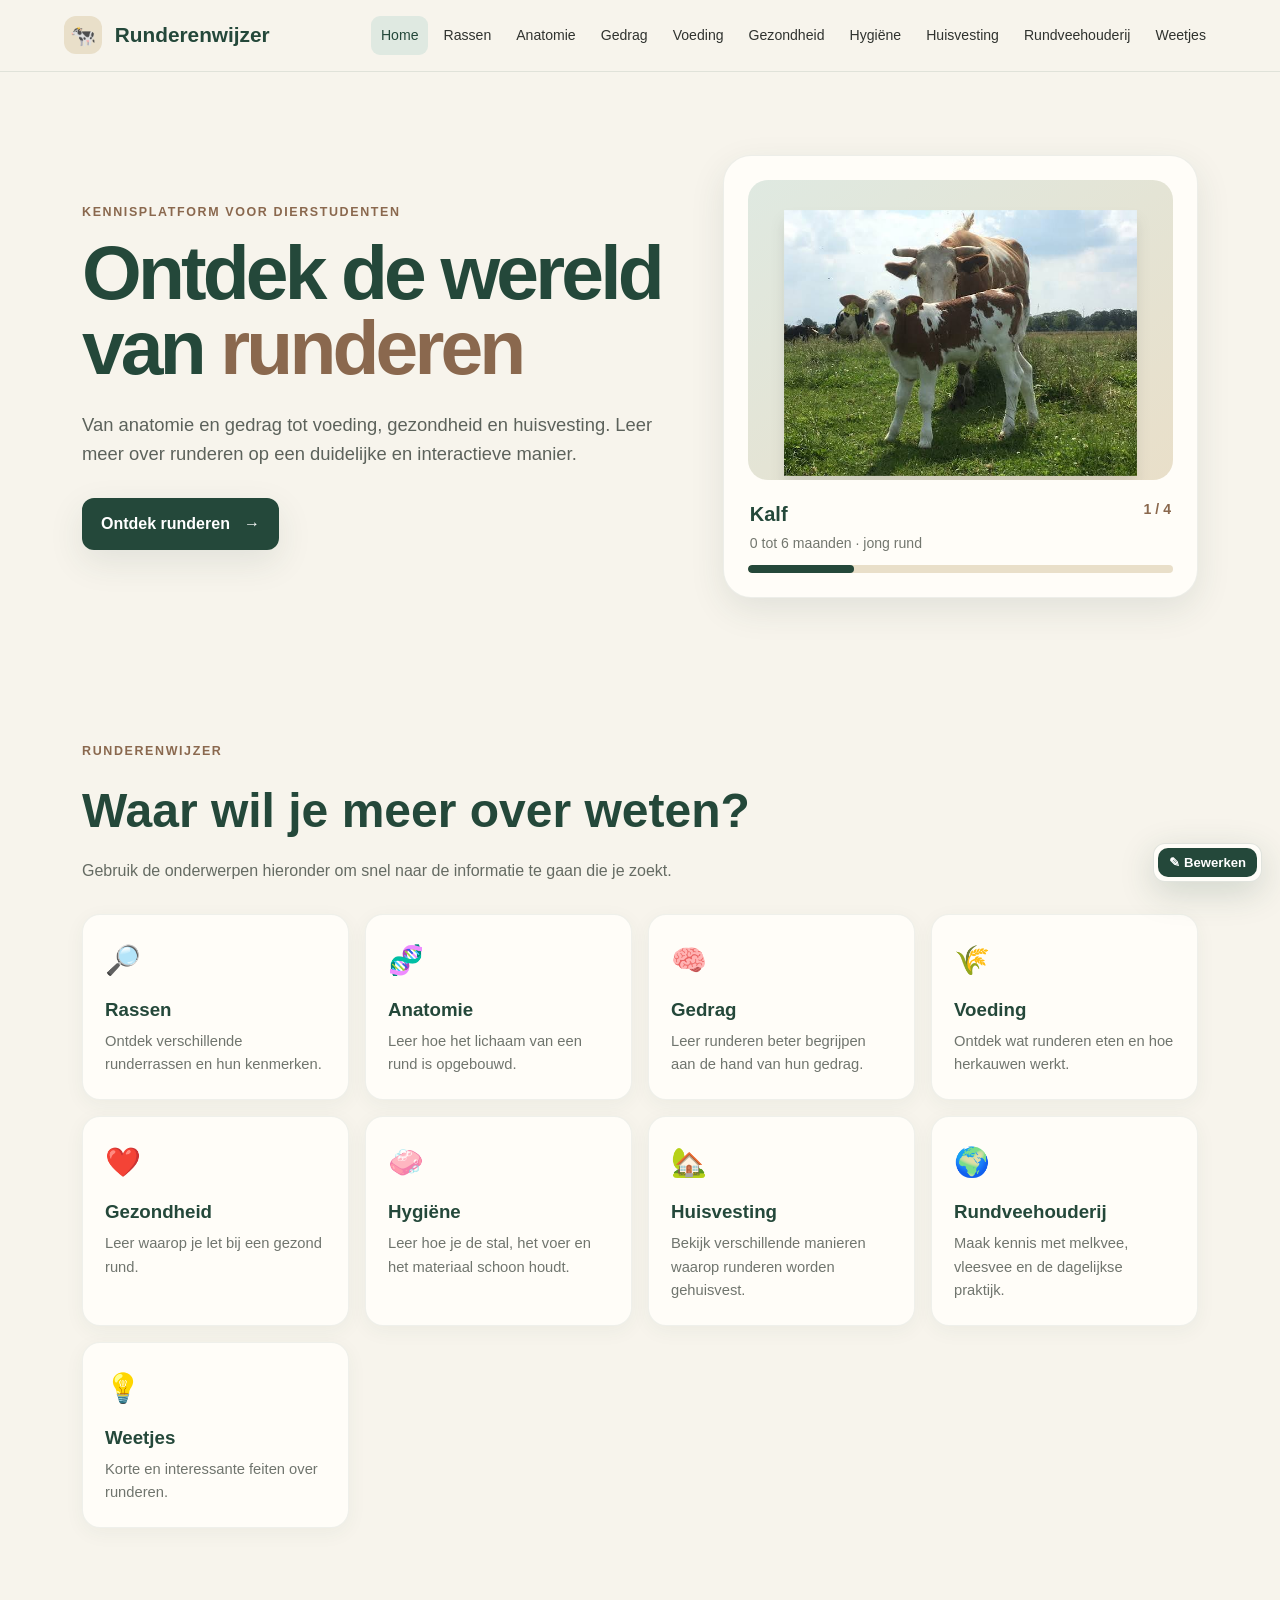
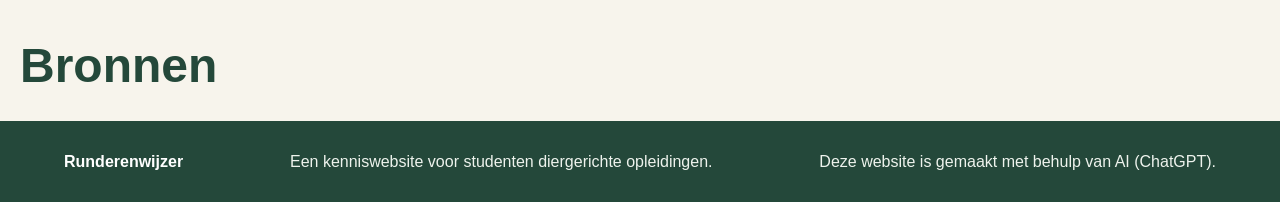
<file: index.html>
<!DOCTYPE html>
<html lang="nl">
<head>
  <meta charset="UTF-8">
  <meta name="viewport" content="width=device-width, initial-scale=1.0">
  <title>Runderenwijzer</title>
  <meta name="description" content="Runderenwijzer - een interactieve kenniswebsite over runderen voor studenten diergerichte opleidingen.">
  <link rel="stylesheet" href="css/style.css?v=16">
</head>
<body>
  <header class="site-header">
    <a class="logo" href="index.html"><span class="logo-mark">🐄</span> Runderenwijzer</a>
    <nav aria-label="Hoofdnavigatie">
      <a class="active" href="index.html">Home</a>
      <a href="rassen.html">Rassen</a>
      <a href="anatomie.html">Anatomie</a>
      <a href="gedrag.html">Gedrag</a>
      <a href="voeding.html">Voeding</a>
      <a href="gezondheid.html">Gezondheid</a><a href="hygiene.html">Hygiëne</a>
      <a href="huisvesting.html">Huisvesting</a>
      <a href="rundveehouderij.html">Rundveehouderij</a>
      <a href="weetjes.html">Weetjes</a>
    </nav>
  </header>

  <main>
    <section class="hero">
      <div class="hero-text">
        <p class="eyebrow">Kennisplatform voor dierstudenten</p>
        <h1>Ontdek de wereld van <span>runderen</span></h1>
        <p class="lead">Van anatomie en gedrag tot voeding, gezondheid en huisvesting. Leer meer over runderen op een duidelijke en interactieve manier.</p>
        <a class="button" href="#ontdek">Ontdek runderen <span>→</span></a>
      </div>

      <div class="cow-card" aria-label="Groei van kalf naar volwassen rund">
        <div class="cow-stage">
          <img class="cow-illustration" id="cowIllustration" src="images/kalf.jpg.png" alt="Kalf" />
        </div>
        <div class="growth-info">
          <div>
            <strong id="growthTitle">Kalf</strong>
            <span id="growthText">De eerste levensfase</span>
          </div>
          <span class="growth-number" id="growthNumber">1 / 4</span>
        </div>
        <div class="growth-track"><div class="growth-fill" id="growthFill"></div></div>
      </div>
    </section>

    <section class="intro" id="ontdek">
      <p class="eyebrow">Runderenwijzer</p>
      <h2>Waar wil je meer over weten?</h2>
      <p>Gebruik de onderwerpen hieronder om snel naar de informatie te gaan die je zoekt.</p>

      <div class="topic-grid">
        <a class="topic-card" href="rassen.html"><span>🔎</span><h3>Rassen</h3><p>Ontdek verschillende runderrassen en hun kenmerken.</p></a>
        <a class="topic-card" href="anatomie.html"><span>🧬</span><h3>Anatomie</h3><p>Leer hoe het lichaam van een rund is opgebouwd.</p></a>
        <a class="topic-card" href="gedrag.html"><span>🧠</span><h3>Gedrag</h3><p>Leer runderen beter begrijpen aan de hand van hun gedrag.</p></a>
        <a class="topic-card" href="voeding.html"><span>🌾</span><h3>Voeding</h3><p>Ontdek wat runderen eten en hoe herkauwen werkt.</p></a>
        <a class="topic-card" href="gezondheid.html"><span>❤️</span><h3>Gezondheid</h3><p>Leer waarop je let bij een gezond rund.</p></a>
        <a class="topic-card" href="hygiene.html"><span>🧼</span><h3>Hygiëne</h3><p>Leer hoe je de stal, het voer en het materiaal schoon houdt.</p></a>
        <a class="topic-card" href="huisvesting.html"><span>🏡</span><h3>Huisvesting</h3><p>Bekijk verschillende manieren waarop runderen worden gehuisvest.</p></a>
        <a class="topic-card" href="rundveehouderij.html"><span>🌍</span><h3>Rundveehouderij</h3><p>Maak kennis met melkvee, vleesvee en de dagelijkse praktijk.</p></a>
        <a class="topic-card" href="weetjes.html"><span>💡</span><h3>Weetjes</h3><p>Korte en interessante feiten over runderen.</p></a>
      </div>
    </section>

<section class="anatomy-sources">
  <h2>Bronnen</h2>
  <ul></ul>
</section>
</main>

  <footer>
    <strong>Runderenwijzer</strong>
    <span>Een kenniswebsite voor studenten diergerichte opleidingen.</span>
  <span>Deze website is gemaakt met behulp van AI (ChatGPT).</span>
</footer>

  <script src="js/script.js?v=17"></script>
</body>
</html>
</file>
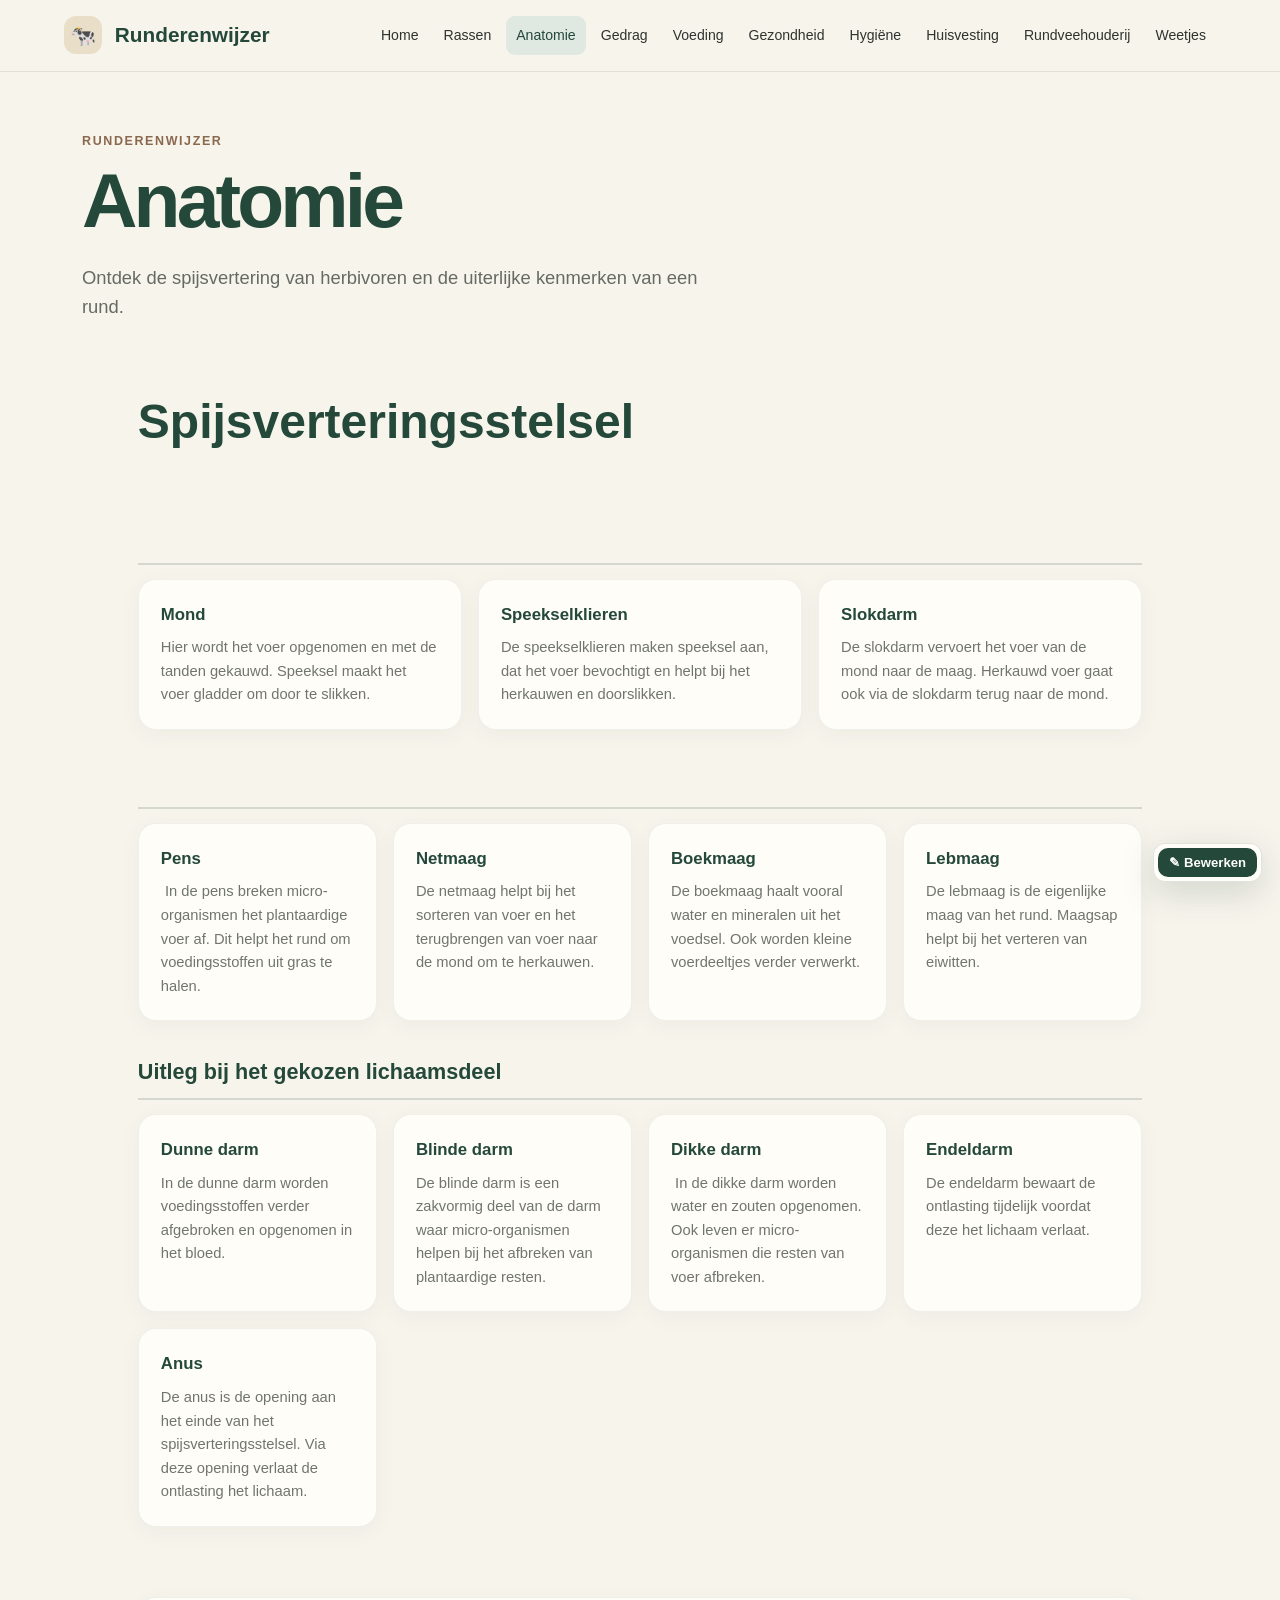
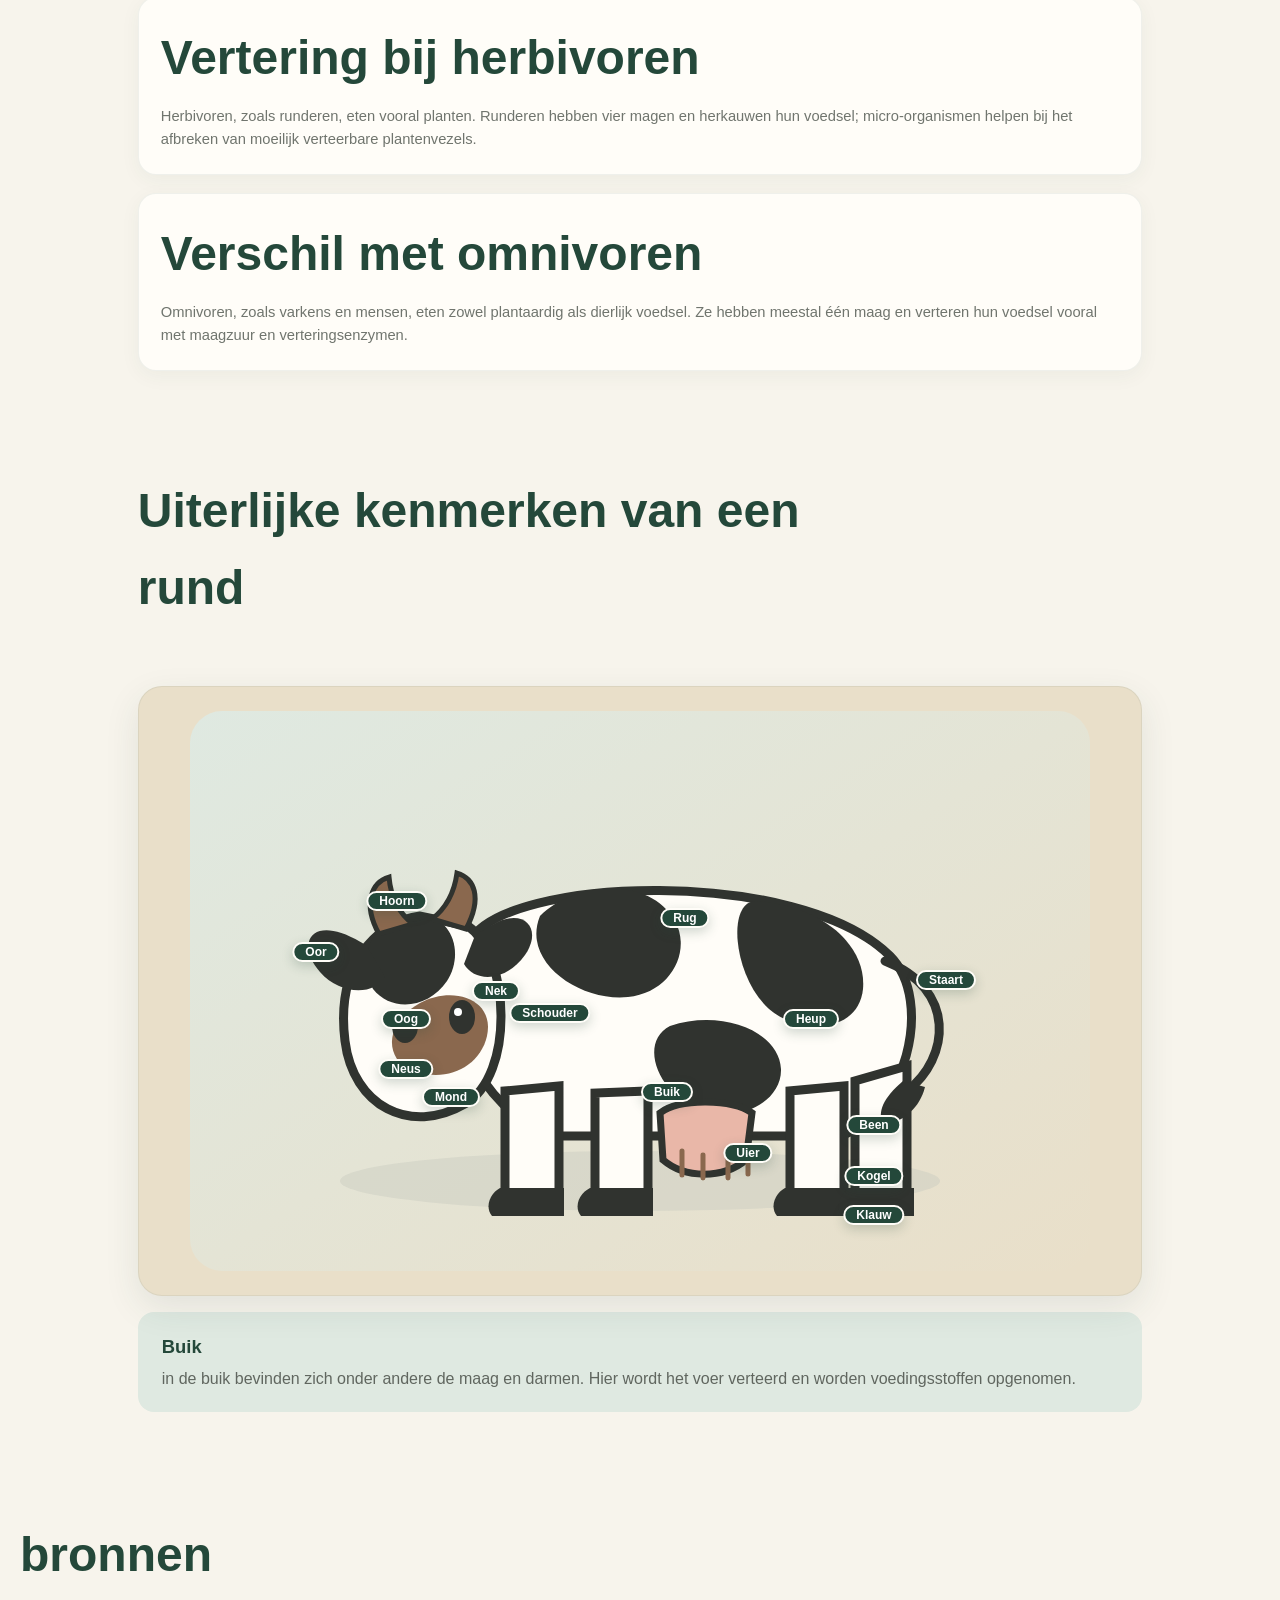
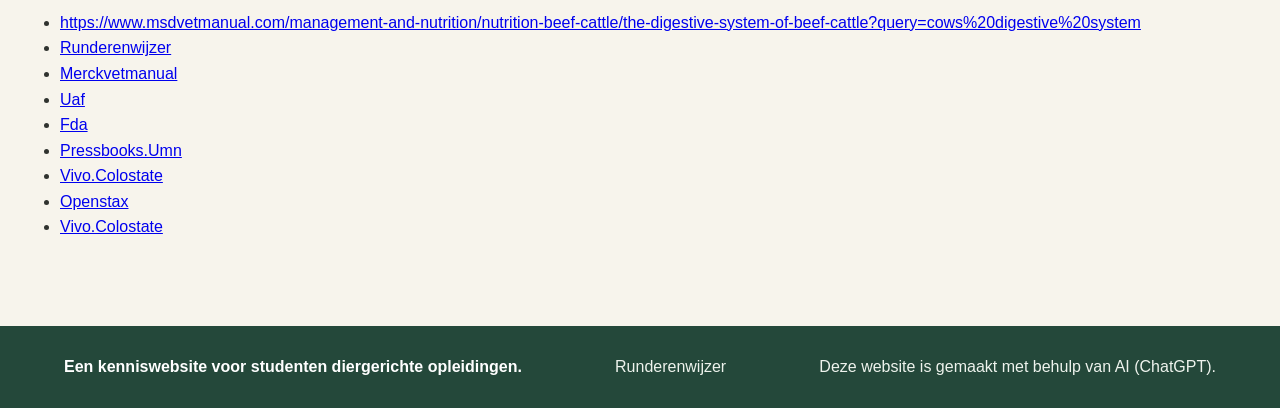
<file: anatomie.html>
<!DOCTYPE html>
<html lang="nl"><head><meta charset="UTF-8"><meta name="viewport" content="width=device-width, initial-scale=1.0"><title>Anatomie | Runderenwijzer</title><link rel="stylesheet" href="css/style.css?v=16"></head><body class="">
<header class="site-header"><a class="logo" href="index.html"><span class="logo-mark">🐄</span> Runderenwijzer</a><nav aria-label="Hoofdnavigatie"><a href="index.html">Home</a><a href="rassen.html">Rassen</a><a class="active" href="anatomie.html">Anatomie</a><a href="gedrag.html">Gedrag</a><a href="voeding.html">Voeding</a><a href="gezondheid.html">Gezondheid</a><a href="hygiene.html">Hygiëne</a><a href="huisvesting.html">Huisvesting</a><a href="rundveehouderij.html">Rundveehouderij</a><a href="weetjes.html">Weetjes</a></nav></header>
<main class="assignment-page"><section class="intro assignment-intro anatomy-page"><p class="eyebrow">Runderenwijzer</p><h1>Anatomie</h1><p class="lead">Ontdek de spijsvertering van herbivoren en de uiterlijke kenmerken van een rund.</p>

<section class="anatomy-plate-section"><div class="section-heading"><p class="eyebrow"><br></p><h2>Spijsverteringsstelsel</h2><p><br></p></div>

<div class="anatomy-info-group">
  <h3 class="anatomy-group-heading"><br></h3>
  <div class="anatomy-info-grid">
    <article class="topic-card"><h4>Mond</h4><p>Hier wordt het voer opgenomen en met de tanden gekauwd. Speeksel maakt het voer gladder om door te slikken.</p></article>
    <article class="topic-card"><h4>Speekselklieren</h4><p><span data-d-text-flow="word" data-d-stream-word="">De </span><span data-d-text-flow="word" data-d-stream-word="">speekselklieren </span><span data-d-text-flow="word" data-d-stream-word="">maken </span><span data-d-text-flow="word" data-d-stream-word="">speeksel </span><span data-d-text-flow="word" data-d-stream-word="">aan, </span><span data-d-text-flow="word" data-d-stream-word="">dat </span><span data-d-text-flow="word" data-d-stream-word="">het </span><span data-d-text-flow="word" data-d-stream-word="">voer </span><span data-d-text-flow="word" data-d-stream-word="">bevochtigt </span><span data-d-text-flow="word" data-d-stream-word="">en </span><span data-d-text-flow="word" data-d-stream-word="">helpt </span><span data-d-text-flow="word" data-d-stream-word="">bij </span><span data-d-text-flow="word" data-d-stream-word="">het </span><span data-d-text-flow="word" data-d-stream-word="">herkauwen </span><span data-d-text-flow="word" data-d-stream-word="">en </span><span data-d-text-flow="word" data-d-stream-word="">doorslikken.</span></p></article>
    <article class="topic-card"><h4>Slokdarm</h4><p>De slokdarm vervoert het voer van de mond naar de maag. Herkauwd voer gaat ook via de slokdarm terug naar de mond.</p></article>
  </div>
</div>

<div class="anatomy-info-group">
  <h3 class="anatomy-group-heading"><br></h3>
  <div class="anatomy-info-grid">
    <article class="topic-card"><h4>Pens</h4><p>&nbsp;In de pens breken micro-organismen het plantaardige voer af. Dit helpt het rund om voedingsstoffen uit gras te halen.</p></article>
    <article class="topic-card"><h4>Netmaag</h4><p>De netmaag helpt bij het sorteren van voer en het terugbrengen van voer naar de mond om te herkauwen.</p></article>
    <article class="topic-card"><h4>Boekmaag</h4><p>De boekmaag haalt vooral water en mineralen uit het voedsel. Ook worden kleine voerdeeltjes verder verwerkt.</p></article>
    <article class="topic-card"><h4>Lebmaag</h4><p>De lebmaag is de eigenlijke maag van het rund. Maagsap helpt bij het verteren van eiwitten.</p></article>
  </div>
</div>

<div class="anatomy-info-group">
  <h3 class="anatomy-group-heading">Uitleg bij het gekozen lichaamsdeel</h3>
  <div class="anatomy-info-grid">
    <article class="topic-card"><h4>Dunne darm</h4><p>In de dunne darm worden voedingsstoffen verder afgebroken en opgenomen in het bloed.</p></article>
    <article class="topic-card"><h4>Blinde darm</h4><p><span data-d-text-flow="word" data-d-stream-word="">De </span><span data-d-text-flow="word" data-d-stream-word="">blinde </span><span data-d-text-flow="word" data-d-stream-word="">darm </span><span data-d-text-flow="word" data-d-stream-word="">is </span><span data-d-text-flow="word" data-d-stream-word="">een </span><span data-d-text-flow="word" data-d-stream-word="">zakvormig </span><span data-d-text-flow="word" data-d-stream-word="">deel </span><span data-d-text-flow="word" data-d-stream-word="">van </span><span data-d-text-flow="word" data-d-stream-word="">de </span><span data-d-text-flow="word" data-d-stream-word="">darm </span><span data-d-text-flow="word" data-d-stream-word="">waar </span><span data-d-text-flow="word" data-d-stream-word="">micro-organismen </span><span data-d-text-flow="word" data-d-stream-word="">helpen </span><span data-d-text-flow="word" data-d-stream-word="">bij </span><span data-d-text-flow="word" data-d-stream-word="">het </span><span data-d-text-flow="word" data-d-stream-word="">afbreken </span><span data-d-text-flow="word" data-d-stream-word="">van </span><span data-d-text-flow="word" data-d-stream-word="">plantaardige </span><span data-d-text-flow="word" data-d-stream-word="">resten.</span></p></article>
    <article class="topic-card"><h4>Dikke darm</h4><p>&nbsp;In de dikke darm worden water en zouten opgenomen. Ook leven er micro-organismen die resten van voer afbreken.</p></article>
    <article class="topic-card"><h4>Endeldarm</h4><p><span data-d-text-flow="word" data-d-stream-word="">De </span><span data-d-text-flow="word" data-d-stream-word="">endeldarm </span><span data-d-text-flow="word" data-d-stream-word="">bewaart </span><span data-d-text-flow="word" data-d-stream-word="">de </span><span data-d-text-flow="word" data-d-stream-word="">ontlasting </span><span data-d-text-flow="word" data-d-stream-word="">tijdelijk </span><span data-d-text-flow="word" data-d-stream-word="">voordat </span><span data-d-text-flow="word" data-d-stream-word="">deze </span><span data-d-text-flow="word" data-d-stream-word="">het </span><span data-d-text-flow="word" data-d-stream-word="">lichaam </span><span data-d-text-flow="word" data-d-stream-word="">verlaat.</span></p></article>
    <article class="topic-card"><h4>Anus</h4><p><span data-d-text-flow="word" data-d-stream-word="">De </span><span data-d-text-flow="word" data-d-stream-word="">anus </span><span data-d-text-flow="word" data-d-stream-word="">is </span><span data-d-text-flow="word" data-d-stream-word="">de </span><span data-d-text-flow="word" data-d-stream-word="">opening </span><span data-d-text-flow="word" data-d-stream-word="">aan </span><span data-d-text-flow="word" data-d-stream-word="">het </span><span data-d-text-flow="word" data-d-stream-word="">einde </span><span data-d-text-flow="word" data-d-stream-word="">van </span><span data-d-text-flow="word" data-d-stream-word="">het </span><span data-d-text-flow="word" data-d-stream-word="">spijsverteringsstelsel. </span><span data-d-text-flow="word" data-d-stream-word="">Via </span><span data-d-text-flow="word" data-d-stream-word="">deze </span><span data-d-text-flow="word" data-d-stream-word="">opening </span><span data-d-text-flow="word" data-d-stream-word="">verlaat </span><span data-d-text-flow="word" data-d-stream-word="">de </span><span data-d-text-flow="word" data-d-stream-word="">ontlasting </span><span data-d-text-flow="word" data-d-stream-word="">het </span><span data-d-text-flow="word" data-d-stream-word="">lichaam.</span></p></article>
  </div>
</div>
</section>

<section class="anatomy-assignment"><article class="topic-card"><h2>Vertering bij herbivoren</h2><p><span data-d-text-flow="word" data-d-stream-word="">Herbivoren, </span><span data-d-text-flow="word" data-d-stream-word="">zoals </span><span data-d-text-flow="word" data-d-stream-word="">runderen, </span><span data-d-text-flow="word" data-d-stream-word="">eten </span><span data-d-text-flow="word" data-d-stream-word="">vooral </span><span data-d-text-flow="word" data-d-stream-word="">planten. </span><span data-d-text-flow="word" data-d-stream-word="">Runderen </span><span data-d-text-flow="word" data-d-stream-word="">hebben </span><span data-d-text-flow="word" data-d-stream-word="">vier </span><span data-d-text-flow="word" data-d-stream-word="">magen </span><span data-d-text-flow="word" data-d-stream-word="">en </span><span data-d-text-flow="word" data-d-stream-word="">herkauwen </span><span data-d-text-flow="word" data-d-stream-word="">hun </span><span data-d-text-flow="word" data-d-stream-word="">voedsel; </span><span data-d-text-flow="word" data-d-stream-word="">micro-organismen </span><span data-d-text-flow="word" data-d-stream-word="">helpen </span><span data-d-text-flow="word" data-d-stream-word="">bij </span><span data-d-text-flow="word" data-d-stream-word="">het </span><span data-d-text-flow="word" data-d-stream-word="">afbreken </span><span data-d-text-flow="word" data-d-stream-word="">van </span><span data-d-text-flow="word" data-d-stream-word="">moeilijk </span><span data-d-text-flow="word" data-d-stream-word="">verteerbare </span><span data-d-text-flow="word" data-d-stream-word="">plantenvezels.</span></p></article><article class="topic-card"><h2>Verschil met omnivoren</h2><p><span data-d-text-flow="word" data-d-stream-word="">Omnivoren, </span><span data-d-text-flow="word" data-d-stream-word="">zoals </span><span data-d-text-flow="word" data-d-stream-word="">varkens </span><span data-d-text-flow="word" data-d-stream-word="">en </span><span data-d-text-flow="word" data-d-stream-word="">mensen, </span><span data-d-text-flow="word" data-d-stream-word="">eten </span><span data-d-text-flow="word" data-d-stream-word="">zowel </span><span data-d-text-flow="word" data-d-stream-word="">plantaardig </span><span data-d-text-flow="word" data-d-stream-word="">als </span><span data-d-text-flow="word" data-d-stream-word="">dierlijk </span><span data-d-text-flow="word" data-d-stream-word="">voedsel. </span><span data-d-text-flow="word" data-d-stream-word="">Ze </span><span data-d-text-flow="word" data-d-stream-word="">hebben </span><span data-d-text-flow="word" data-d-stream-word="">meestal </span><span data-d-text-flow="word" data-d-stream-word="">één </span><span data-d-text-flow="word" data-d-stream-word="">maag </span><span data-d-text-flow="word" data-d-stream-word="">en </span><span data-d-text-flow="word" data-d-stream-word="">verteren </span><span data-d-text-flow="word" data-d-stream-word="">hun </span><span data-d-text-flow="word" data-d-stream-word="">voedsel </span><span data-d-text-flow="word" data-d-stream-word="">vooral </span><span data-d-text-flow="word" data-d-stream-word="">met </span><span data-d-text-flow="word" data-d-stream-word="">maagzuur </span><span data-d-text-flow="word" data-d-stream-word="">en </span><span data-d-text-flow="word" data-d-stream-word="">verteringsenzymen.</span></p></article></section>

<section class="anatomy-plate-section"><div class="section-heading"><p class="eyebrow"><br></p><h2>Uiterlijke kenmerken van een rund</h2><p><br></p></div>
<div class="anatomy-plate exterior-plate"><div class="anatomy-image-wrap"><img src="images/cow.svg" alt="Schematische afbeelding van een rund" class="editable-image">
<button class="anatomy-part" data-anatomy="oor" style="left:14%;top:43%">Oor</button><button class="anatomy-part" data-anatomy="oog" style="left:24%;top:55%">Oog</button><button class="anatomy-part" data-anatomy="neus" style="left:24%;top:64%">Neus</button><button class="anatomy-part" data-anatomy="mond" style="left:29%;top:69%">Mond</button><button class="anatomy-part" data-anatomy="hoorn" style="left:23%;top:34%">Hoorn</button><button class="anatomy-part" data-anatomy="nek" style="left:34%;top:50%">Nek</button><button class="anatomy-part" data-anatomy="schouder" style="left:40%;top:54%">Schouder</button><button class="anatomy-part" data-anatomy="rug" style="left:55%;top:37%">Rug</button><button class="anatomy-part" data-anatomy="buik" style="left:53%;top:68%">Buik</button><button class="anatomy-part" data-anatomy="uier" style="left:62%;top:79%">Uier</button><button class="anatomy-part" data-anatomy="staart" style="left:84%;top:48%">Staart</button><button class="anatomy-part" data-anatomy="heup" style="left:69%;top:55%">Heup</button><button class="anatomy-part" data-anatomy="been" style="left:76%;top:74%">Been</button><button class="anatomy-part" data-anatomy="klauw" style="left:76%;top:90%">Klauw</button><button class="anatomy-part" data-anatomy="kogel" style="left:76%;top:83%">Kogel</button></div></div><div class="anatomy-popup" id="exteriorAnatomyPopup"><strong data-popup-title="">Buik</strong><p data-popup-text="">in de buik bevinden zich onder andere de maag en darmen. Hier wordt het voer verteerd en worden voedingsstoffen opgenomen.</p></div></section>
</section>
<section class="anatomy-sources">
  <h2>bronnen</h2>
  <ul>
    <li><a href="https://www.msdvetmanual.com/digestive-system/diseases-of-the-ruminant-forestomach/overview-of-the-ruminant-digestive-system" target="_blank" rel="noopener noreferrer">https://www.msdvetmanual.com/management-and-nutrition/nutrition-beef-cattle/the-digestive-system-of-beef-cattle?query=cows%20digestive%20system</a></li>
    <li><a href="https://www.britannica.com/animal/ruminant" target="_blank" rel="noopener noreferrer">Runderenwijzer</a></li>
    <li><a href="https://www.merckvetmanual.com/management-and-nutrition/nutrition-beef-cattle/the-digestive-system-of-beef-cattle" target="_blank" rel="noopener noreferrer">Merckvetmanual</a></li>
    <li><a href="https://www.uaf.edu/ces/publications/database/agriculture-livestock/ruminant-gastrointestinal-anatomy.php" target="_blank" rel="noopener noreferrer">Uaf</a></li>
    <li><a href="https://www.fda.gov/animal-veterinary/animal-health-literacy/how-cows-eat-grass" target="_blank" rel="noopener noreferrer">Fda</a></li>
    <li><a href="https://pressbooks.umn.edu/largeanimalanatomy/chapter/abdomen-2/" target="_blank" rel="noopener noreferrer">Pressbooks.Umn</a></li>
    <li><a href="https://vivo.colostate.edu/hbooks/pathphys/digestion/herbivores/index.html" target="_blank" rel="noopener noreferrer">Vivo.Colostate</a></li>
    <li><a href="https://openstax.org/books/biology-ap-courses/pages/25-1-digestive-systems" target="_blank" rel="noopener noreferrer">Openstax</a></li>
    <li><a href="https://vivo.colostate.edu/hbooks/pathphys/digestion/herbivores/overview.html" target="_blank" rel="noopener noreferrer">Vivo.Colostate</a></li>
  </ul>
</section>
</main><footer><strong>Een kenniswebsite voor studenten diergerichte opleidingen.</strong><span>Runderenwijzer</span><span>Deze website is gemaakt met behulp van AI (ChatGPT).</span>
</footer><script src="js/script.js?v=17"></script></body></html>
</file>
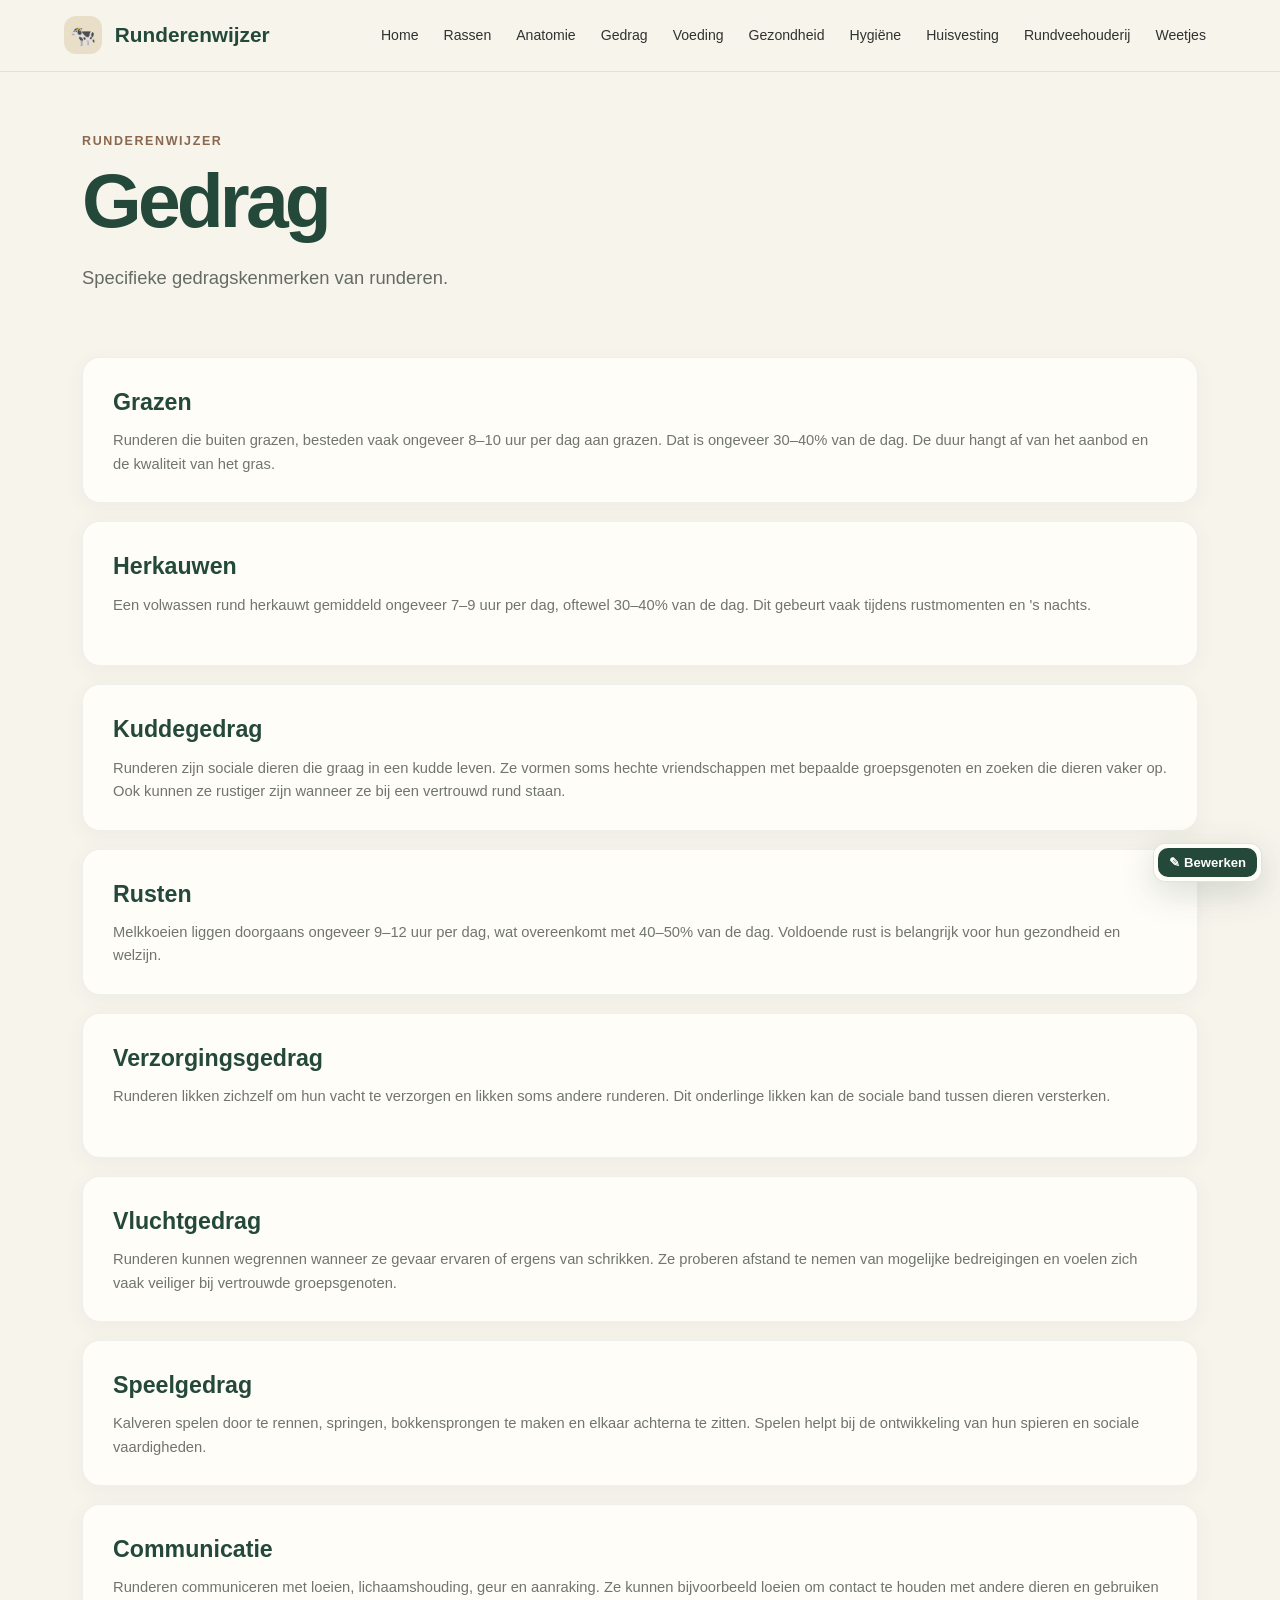
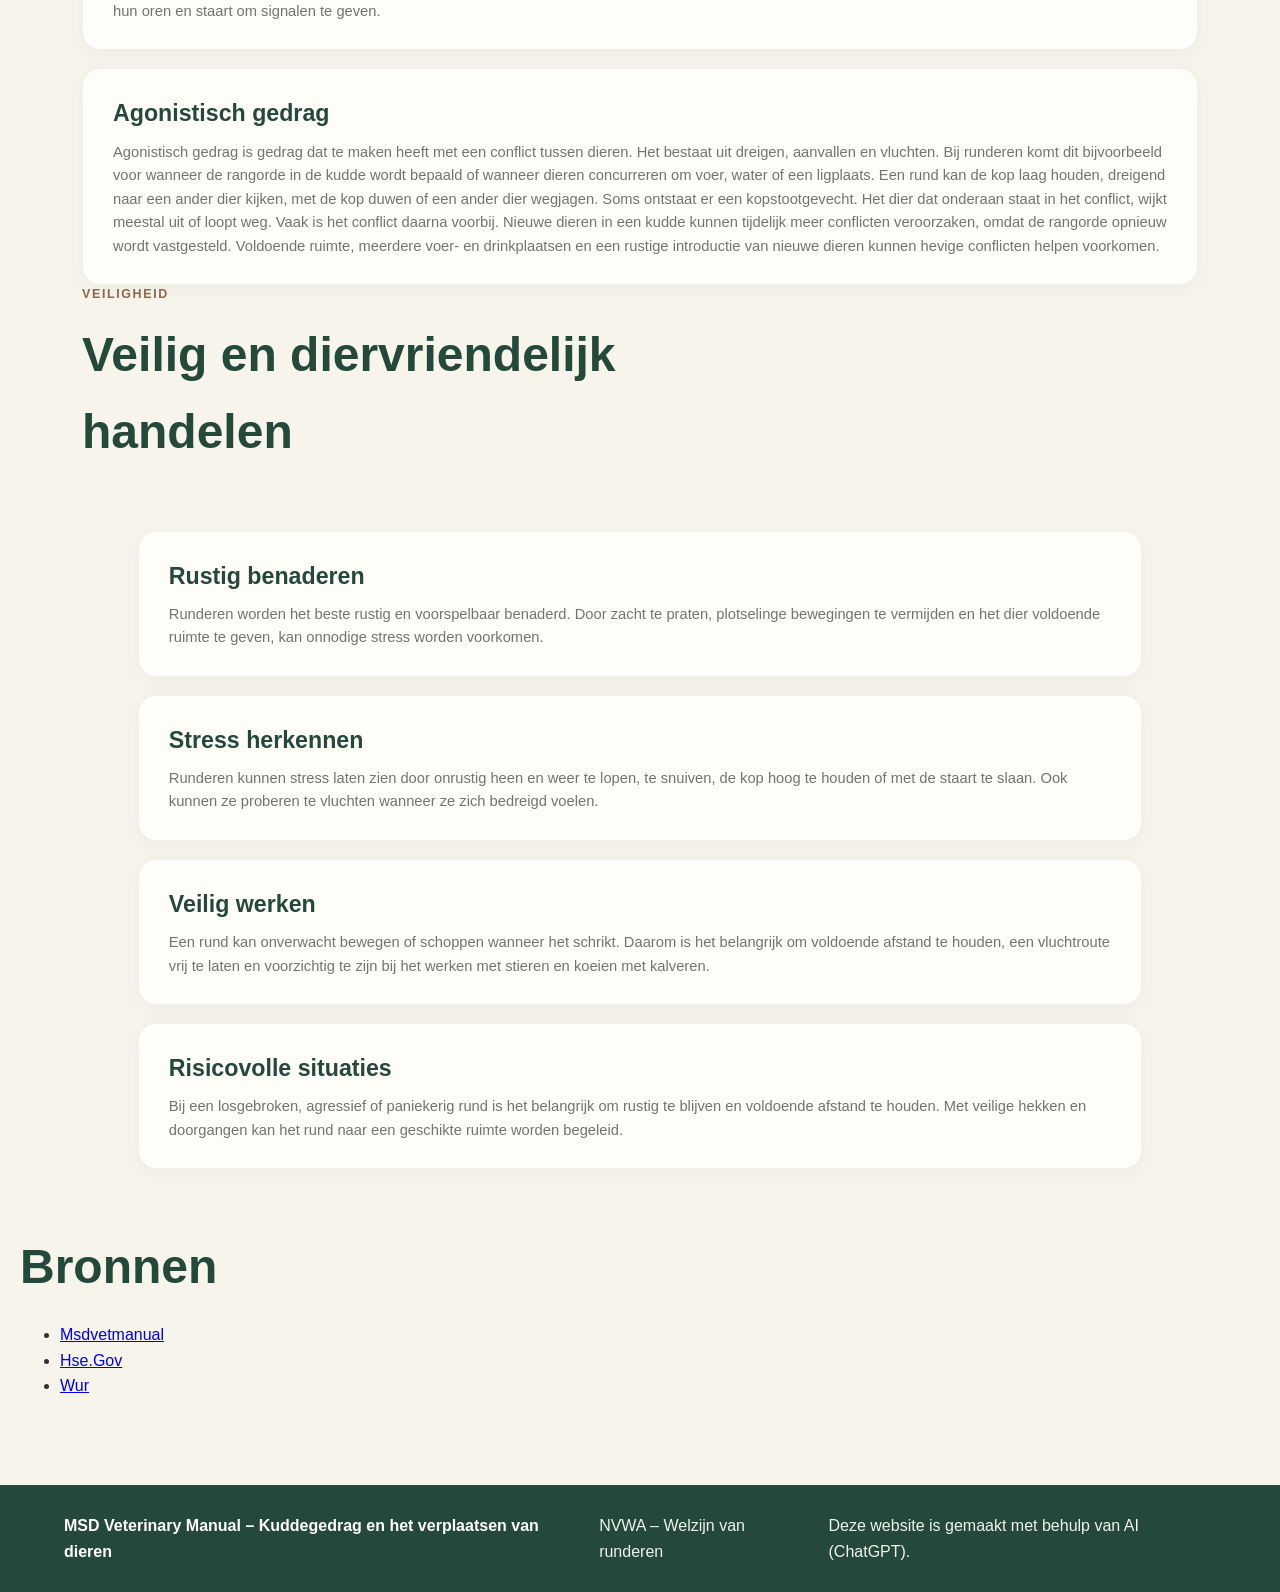
<file: gedrag.html>
<!DOCTYPE html>
<html lang="nl"><head>
<meta charset="UTF-8">
<meta name="viewport" content="width=device-width, initial-scale=1.0">
<title>Gedrag | Runderenwijzer</title>
<link rel="stylesheet" href="css/style.css?v=16">
</head>
<body class="">
<header class="site-header">
<a class="logo" href="index.html"><span class="logo-mark">🐄</span> Runderenwijzer</a>
<nav aria-label="Hoofdnavigatie">
<a href="index.html">Home</a><a href="rassen.html">Rassen</a><a href="anatomie.html">Anatomie</a><a href="gedrag.html">Gedrag</a><a href="voeding.html">Voeding</a><a href="gezondheid.html">Gezondheid</a><a href="hygiene.html">Hygiëne</a><a href="huisvesting.html">Huisvesting</a><a href="rundveehouderij.html">Rundveehouderij</a><a href="weetjes.html">Weetjes</a>
</nav>
</header>

<main class="gedrag-page">
<section class="intro gedrag-intro">
<p class="eyebrow">Runderenwijzer</p>
<h1>Gedrag</h1>
<p class="lead">Specifieke gedragskenmerken van runderen.</p>
</section>

<section class="topic-grid gedrag-grid">
<article class="topic-card gedrag-card"><h2>Grazen</h2><p>Runderen die buiten grazen, besteden vaak ongeveer 8–10 uur per dag aan grazen. Dat is ongeveer 30–40% van de dag. De duur hangt af van het aanbod en de kwaliteit van het gras.</p></article>
<article class="topic-card gedrag-card"><h2>Herkauwen</h2><p>Een volwassen rund herkauwt gemiddeld ongeveer 7–9 uur per dag, oftewel 30–40% van de dag. Dit gebeurt vaak tijdens rustmomenten en 's nachts.</p></article>
<article class="topic-card gedrag-card"><h2>Kuddegedrag</h2><p>Runderen zijn sociale dieren die graag in een kudde leven. Ze vormen soms hechte vriendschappen met bepaalde groepsgenoten en zoeken die dieren vaker op. Ook kunnen ze rustiger zijn wanneer ze bij een vertrouwd rund staan.</p></article>
<article class="topic-card gedrag-card"><h2>Rusten</h2><p>Melkkoeien liggen doorgaans ongeveer 9–12 uur per dag, wat overeenkomt met 40–50% van de dag. Voldoende rust is belangrijk voor hun gezondheid en welzijn.</p></article>
<article class="topic-card gedrag-card"><h2>Verzorgingsgedrag</h2><p>Runderen likken zichzelf om hun vacht te verzorgen en likken soms andere runderen. Dit onderlinge likken kan de sociale band tussen dieren versterken.</p></article>
<article class="topic-card gedrag-card"><h2>Vluchtgedrag</h2><p>Runderen kunnen wegrennen wanneer ze gevaar ervaren of ergens van schrikken. Ze proberen afstand te nemen van mogelijke bedreigingen en voelen zich vaak veiliger bij vertrouwde groepsgenoten.</p></article>
<article class="topic-card gedrag-card"><h2>Speelgedrag</h2><p>Kalveren spelen door te rennen, springen, bokkensprongen te maken en elkaar achterna te zitten. Spelen helpt bij de ontwikkeling van hun spieren en sociale vaardigheden.</p></article>
<article class="topic-card gedrag-card"><h2>Communicatie</h2><p>Runderen communiceren met loeien, lichaamshouding, geur en aanraking. Ze kunnen bijvoorbeeld loeien om contact te houden met andere dieren en gebruiken hun oren en staart om signalen te geven.</p></article>
<article class="topic-card gedrag-card"><h2>Agonistisch gedrag</h2><p>Agonistisch gedrag is gedrag dat te maken heeft met een conflict tussen dieren. Het bestaat uit dreigen, aanvallen en vluchten. Bij runderen komt dit bijvoorbeeld voor wanneer de rangorde in de kudde wordt bepaald of wanneer dieren concurreren om voer, water of een ligplaats. Een rund kan de kop laag houden, dreigend naar een ander dier kijken, met de kop duwen of een ander dier wegjagen. Soms ontstaat er een kopstootgevecht. Het dier dat onderaan staat in het conflict, wijkt meestal uit of loopt weg. Vaak is het conflict daarna voorbij. Nieuwe dieren in een kudde kunnen tijdelijk meer conflicten veroorzaken, omdat de rangorde opnieuw wordt vastgesteld. Voldoende ruimte, meerdere voer- en drinkplaatsen en een rustige introductie van nieuwe dieren kunnen hevige conflicten helpen voorkomen.</p></article>
</section>
<section class="assignment-section gedrag-safety"><div class="section-heading"><p class="eyebrow">Veiligheid</p><h2>Veilig en diervriendelijk handelen</h2><p><br></p></div><div class="assignment-grid"><article class="topic-card assignment-card"><h2>Rustig benaderen</h2><p><span data-d-text-flow="word" data-d-stream-word="">Runderen </span><span data-d-text-flow="word" data-d-stream-word="">worden </span><span data-d-text-flow="word" data-d-stream-word="">het </span><span data-d-text-flow="word" data-d-stream-word="">beste </span><span data-d-text-flow="word" data-d-stream-word="">rustig </span><span data-d-text-flow="word" data-d-stream-word="">en </span><span data-d-text-flow="word" data-d-stream-word="">voorspelbaar </span><span data-d-text-flow="word" data-d-stream-word="">benaderd. </span><span data-d-text-flow="word" data-d-stream-word="">Door </span><span data-d-text-flow="word" data-d-stream-word="">zacht </span><span data-d-text-flow="word" data-d-stream-word="">te </span><span data-d-text-flow="word" data-d-stream-word="">praten, </span><span data-d-text-flow="word" data-d-stream-word="">plotselinge </span><span data-d-text-flow="word" data-d-stream-word="">bewegingen </span><span data-d-text-flow="word" data-d-stream-word="">te </span><span data-d-text-flow="word" data-d-stream-word="">vermijden </span><span data-d-text-flow="word" data-d-stream-word="">en </span><span data-d-text-flow="word" data-d-stream-word="">het </span><span data-d-text-flow="word" data-d-stream-word="">dier </span><span data-d-text-flow="word" data-d-stream-word="">voldoende </span><span data-d-text-flow="word" data-d-stream-word="">ruimte </span><span data-d-text-flow="word" data-d-stream-word="">te </span><span data-d-text-flow="word" data-d-stream-word="">geven, </span><span data-d-text-flow="word" data-d-stream-word="">kan </span><span data-d-text-flow="word" data-d-stream-word="">onnodige </span><span data-d-text-flow="word" data-d-stream-word="">stress </span><span data-d-text-flow="word" data-d-stream-word="">worden </span><span data-d-text-flow="word" data-d-stream-word="">voorkomen.</span></p></article><article class="topic-card assignment-card"><h2>Stress herkennen</h2><p><span data-d-text-flow="word" data-d-stream-word="">Runderen </span><span data-d-text-flow="word" data-d-stream-word="">kunnen </span><span data-d-text-flow="word" data-d-stream-word="">stress </span><span data-d-text-flow="word" data-d-stream-word="">laten </span><span data-d-text-flow="word" data-d-stream-word="">zien </span><span data-d-text-flow="word" data-d-stream-word="">door </span><span data-d-text-flow="word" data-d-stream-word="">onrustig </span><span data-d-text-flow="word" data-d-stream-word="">heen </span><span data-d-text-flow="word" data-d-stream-word="">en </span><span data-d-text-flow="word" data-d-stream-word="">weer </span><span data-d-text-flow="word" data-d-stream-word="">te </span><span data-d-text-flow="word" data-d-stream-word="">lopen, </span><span data-d-text-flow="word" data-d-stream-word="">te </span><span data-d-text-flow="word" data-d-stream-word="">snuiven, </span><span data-d-text-flow="word" data-d-stream-word="">de </span><span data-d-text-flow="word" data-d-stream-word="">kop </span><span data-d-text-flow="word" data-d-stream-word="">hoog </span><span data-d-text-flow="word" data-d-stream-word="">te </span><span data-d-text-flow="word" data-d-stream-word="">houden </span><span data-d-text-flow="word" data-d-stream-word="">of </span><span data-d-text-flow="word" data-d-stream-word="">met </span><span data-d-text-flow="word" data-d-stream-word="">de </span><span data-d-text-flow="word" data-d-stream-word="">staart </span><span data-d-text-flow="word" data-d-stream-word="">te </span><span data-d-text-flow="word" data-d-stream-word="">slaan. </span><span data-d-text-flow="word" data-d-stream-word="">Ook </span><span data-d-text-flow="word" data-d-stream-word="">kunnen </span><span data-d-text-flow="word" data-d-stream-word="">ze </span><span data-d-text-flow="word" data-d-stream-word="">proberen </span><span data-d-text-flow="word" data-d-stream-word="">te </span><span data-d-text-flow="word" data-d-stream-word="">vluchten </span><span data-d-text-flow="word" data-d-stream-word="">wanneer </span><span data-d-text-flow="word" data-d-stream-word="">ze </span><span data-d-text-flow="word" data-d-stream-word="">zich </span><span data-d-text-flow="word" data-d-stream-word="">bedreigd </span><span data-d-text-flow="word" data-d-stream-word="">voelen.</span></p></article><article class="topic-card assignment-card"><h2>Veilig werken</h2><p><span data-d-text-flow="word" data-d-stream-word="">Een </span><span data-d-text-flow="word" data-d-stream-word="">rund </span><span data-d-text-flow="word" data-d-stream-word="">kan </span><span data-d-text-flow="word" data-d-stream-word="">onverwacht </span><span data-d-text-flow="word" data-d-stream-word="">bewegen </span><span data-d-text-flow="word" data-d-stream-word="">of </span><span data-d-text-flow="word" data-d-stream-word="">schoppen </span><span data-d-text-flow="word" data-d-stream-word="">wanneer </span><span data-d-text-flow="word" data-d-stream-word="">het </span><span data-d-text-flow="word" data-d-stream-word="">schrikt. </span><span data-d-text-flow="word" data-d-stream-word="">Daarom </span><span data-d-text-flow="word" data-d-stream-word="">is </span><span data-d-text-flow="word" data-d-stream-word="">het </span><span data-d-text-flow="word" data-d-stream-word="">belangrijk </span><span data-d-text-flow="word" data-d-stream-word="">om </span><span data-d-text-flow="word" data-d-stream-word="">voldoende </span><span data-d-text-flow="word" data-d-stream-word="">afstand </span><span data-d-text-flow="word" data-d-stream-word="">te </span><span data-d-text-flow="word" data-d-stream-word="">houden, </span><span data-d-text-flow="word" data-d-stream-word="">een </span><span data-d-text-flow="word" data-d-stream-word="">vluchtroute </span><span data-d-text-flow="word" data-d-stream-word="">vrij </span><span data-d-text-flow="word" data-d-stream-word="">te </span><span data-d-text-flow="word" data-d-stream-word="">laten </span><span data-d-text-flow="word" data-d-stream-word="">en </span><span data-d-text-flow="word" data-d-stream-word="">voorzichtig </span><span data-d-text-flow="word" data-d-stream-word="">te </span><span data-d-text-flow="word" data-d-stream-word="">zijn </span><span data-d-text-flow="word" data-d-stream-word="">bij </span><span data-d-text-flow="word" data-d-stream-word="">het </span><span data-d-text-flow="word" data-d-stream-word="">werken </span><span data-d-text-flow="word" data-d-stream-word="">met </span><span data-d-text-flow="word" data-d-stream-word="">stieren </span><span data-d-text-flow="word" data-d-stream-word="">en </span><span data-d-text-flow="word" data-d-stream-word="">koeien </span><span data-d-text-flow="word" data-d-stream-word="">met </span><span data-d-text-flow="word" data-d-stream-word="">kalveren.</span></p></article><article class="topic-card assignment-card"><h2>Risicovolle situaties</h2><p><span data-d-text-flow="word" data-d-stream-word="">Bij </span><span data-d-text-flow="word" data-d-stream-word="">een </span><span data-d-text-flow="word" data-d-stream-word="">losgebroken, </span><span data-d-text-flow="word" data-d-stream-word="">agressief </span><span data-d-text-flow="word" data-d-stream-word="">of </span><span data-d-text-flow="word" data-d-stream-word="">paniekerig </span><span data-d-text-flow="word" data-d-stream-word="">rund </span><span data-d-text-flow="word" data-d-stream-word="">is </span><span data-d-text-flow="word" data-d-stream-word="">het </span><span data-d-text-flow="word" data-d-stream-word="">belangrijk </span><span data-d-text-flow="word" data-d-stream-word="">om </span><span data-d-text-flow="word" data-d-stream-word="">rustig </span><span data-d-text-flow="word" data-d-stream-word="">te </span><span data-d-text-flow="word" data-d-stream-word="">blijven </span><span data-d-text-flow="word" data-d-stream-word="">en </span><span data-d-text-flow="word" data-d-stream-word="">voldoende </span><span data-d-text-flow="word" data-d-stream-word="">afstand </span><span data-d-text-flow="word" data-d-stream-word="">te </span><span data-d-text-flow="word" data-d-stream-word="">houden. </span><span data-d-text-flow="word" data-d-stream-word="">Met </span><span data-d-text-flow="word" data-d-stream-word="">veilige </span><span data-d-text-flow="word" data-d-stream-word="">hekken </span><span data-d-text-flow="word" data-d-stream-word="">en </span><span data-d-text-flow="word" data-d-stream-word="">doorgangen </span><span data-d-text-flow="word" data-d-stream-word="">kan </span><span data-d-text-flow="word" data-d-stream-word="">het </span><span data-d-text-flow="word" data-d-stream-word="">rund </span><span data-d-text-flow="word" data-d-stream-word="">naar </span><span data-d-text-flow="word" data-d-stream-word="">een </span><span data-d-text-flow="word" data-d-stream-word="">geschikte </span><span data-d-text-flow="word" data-d-stream-word="">ruimte </span><span data-d-text-flow="word" data-d-stream-word="">worden </span><span data-d-text-flow="word" data-d-stream-word="">begeleid.</span></p></article></div></section>

<section class="anatomy-sources">
  <h2>Bronnen</h2>
  <ul><li><a href="https://www.msdvetmanual.com/behavior/behavior-of-cattle/behavior-of-cattle" target="_blank" rel="noopener noreferrer">Msdvetmanual</a></li><li><a href="https://www.hse.gov.uk/agriculture/topics/livestock.htm" target="_blank" rel="noopener noreferrer">Hse.Gov</a></li><li><a href="https://www.wur.nl/nl/onderzoek/dierhouderij/dierwaardige-veehouderij" target="_blank" rel="noopener noreferrer">Wur</a></li></ul>
</section>
</main>

<footer>
<strong>MSD Veterinary Manual – Kuddegedrag en het verplaatsen van dieren</strong>
<span>NVWA – Welzijn van runderen</span>
<span>Deze website is gemaakt met behulp van AI (ChatGPT).</span>
</footer>
<script src="js/script.js?v=17"></script>

</body></html>
</file>
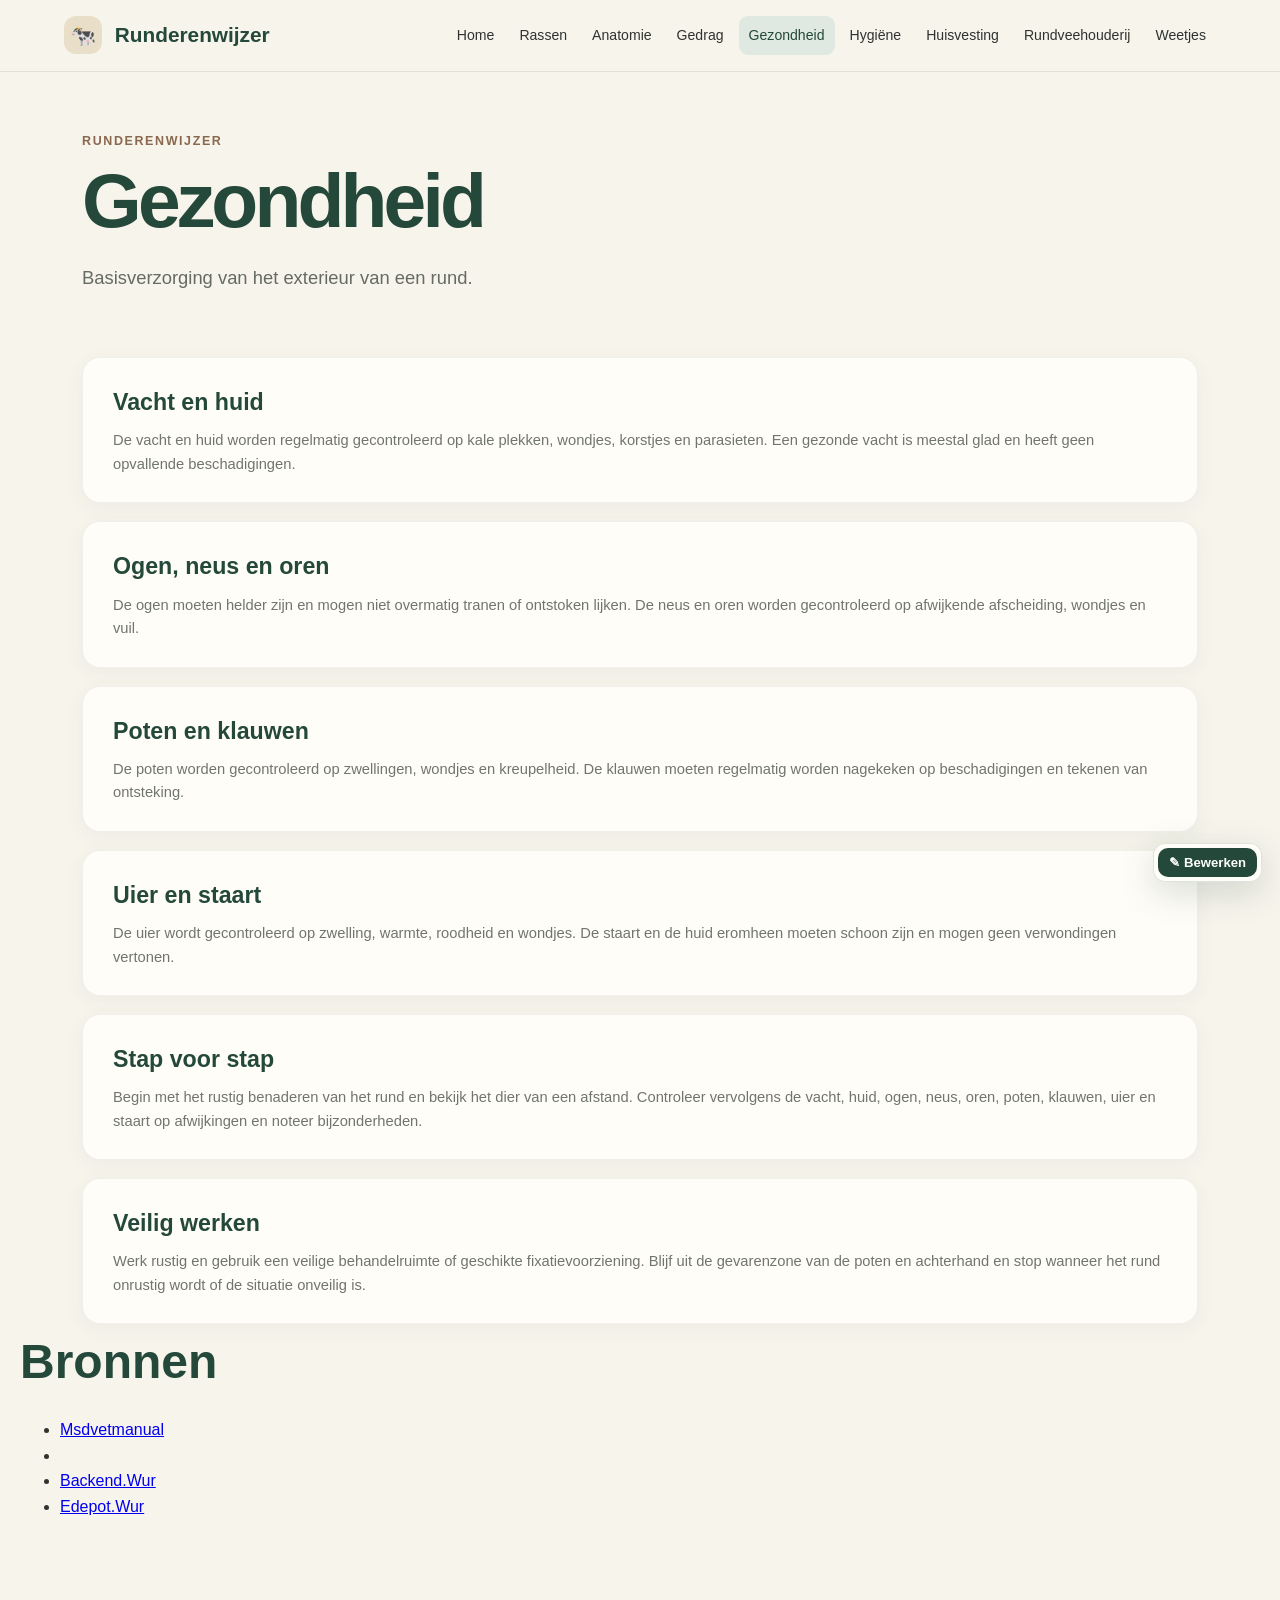
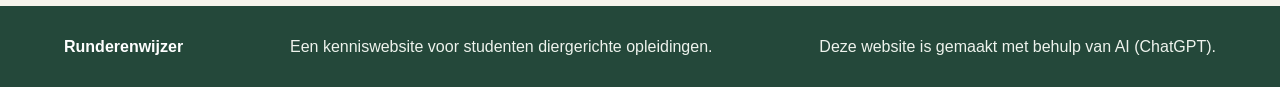
<file: gezondheid.html>
<!DOCTYPE html>
<html lang="nl"><head><meta charset="UTF-8"><meta name="viewport" content="width=device-width, initial-scale=1.0"><title>Gezondheid | Runderenwijzer</title><link rel="stylesheet" href="css/style.css?v=16"></head><body class=""><header class="site-header"><a class="logo" href="index.html"><span class="logo-mark">🐄</span> Runderenwijzer</a><nav aria-label="Hoofdnavigatie"><a href="index.html">Home</a><a href="rassen.html">Rassen</a><a href="anatomie.html">Anatomie</a><a href="gedrag.html">Gedrag</a><a class="active" href="gezondheid.html">Gezondheid</a><a href="hygiene.html">Hygiëne</a><a href="huisvesting.html">Huisvesting</a><a href="rundveehouderij.html">Rundveehouderij</a><a href="weetjes.html">Weetjes</a></nav></header><main class="assignment-page"><section class="intro assignment-intro"><p class="eyebrow">Runderenwijzer</p><h1>Gezondheid</h1><p class="lead">Basisverzorging van het exterieur van een rund.</p></section><section class="assignment-grid"><article class="topic-card assignment-card"><h2>Vacht en huid</h2><p><span data-d-text-flow="word" data-d-stream-word="">De </span><span data-d-text-flow="word" data-d-stream-word="">vacht </span><span data-d-text-flow="word" data-d-stream-word="">en </span><span data-d-text-flow="word" data-d-stream-word="">huid </span><span data-d-text-flow="word" data-d-stream-word="">worden </span><span data-d-text-flow="word" data-d-stream-word="">regelmatig </span><span data-d-text-flow="word" data-d-stream-word="">gecontroleerd </span><span data-d-text-flow="word" data-d-stream-word="">op </span><span data-d-text-flow="word" data-d-stream-word="">kale </span><span data-d-text-flow="word" data-d-stream-word="">plekken, </span><span data-d-text-flow="word" data-d-stream-word="">wondjes, </span><span data-d-text-flow="word" data-d-stream-word="">korstjes </span><span data-d-text-flow="word" data-d-stream-word="">en </span><span data-d-text-flow="word" data-d-stream-word="">parasieten. </span><span data-d-text-flow="word" data-d-stream-word="">Een </span><span data-d-text-flow="word" data-d-stream-word="">gezonde </span><span data-d-text-flow="word" data-d-stream-word="">vacht </span><span data-d-text-flow="word" data-d-stream-word="">is </span><span data-d-text-flow="word" data-d-stream-word="">meestal </span><span data-d-text-flow="word" data-d-stream-word="">glad </span><span data-d-text-flow="word" data-d-stream-word="">en </span><span data-d-text-flow="word" data-d-stream-word="">heeft </span><span data-d-text-flow="word" data-d-stream-word="">geen </span><span data-d-text-flow="word" data-d-stream-word="">opvallende </span><span data-d-text-flow="word" data-d-stream-word="">beschadigingen.</span></p></article><article class="topic-card assignment-card"><h2>Ogen, neus en oren</h2><p><span data-d-text-flow="word" data-d-stream-word="">De </span><span data-d-text-flow="word" data-d-stream-word="">ogen </span><span data-d-text-flow="word" data-d-stream-word="">moeten </span><span data-d-text-flow="word" data-d-stream-word="">helder </span><span data-d-text-flow="word" data-d-stream-word="">zijn </span><span data-d-text-flow="word" data-d-stream-word="">en </span><span data-d-text-flow="word" data-d-stream-word="">mogen </span><span data-d-text-flow="word" data-d-stream-word="">niet </span><span data-d-text-flow="word" data-d-stream-word="">overmatig </span><span data-d-text-flow="word" data-d-stream-word="">tranen </span><span data-d-text-flow="word" data-d-stream-word="">of </span><span data-d-text-flow="word" data-d-stream-word="">ontstoken </span><span data-d-text-flow="word" data-d-stream-word="">lijken. </span><span data-d-text-flow="word" data-d-stream-word="">De </span><span data-d-text-flow="word" data-d-stream-word="">neus </span><span data-d-text-flow="word" data-d-stream-word="">en </span><span data-d-text-flow="word" data-d-stream-word="">oren </span><span data-d-text-flow="word" data-d-stream-word="">worden </span><span data-d-text-flow="word" data-d-stream-word="">gecontroleerd </span><span data-d-text-flow="word" data-d-stream-word="">op </span><span data-d-text-flow="word" data-d-stream-word="">afwijkende </span><span data-d-text-flow="word" data-d-stream-word="">afscheiding, </span><span data-d-text-flow="word" data-d-stream-word="">wondjes </span><span data-d-text-flow="word" data-d-stream-word="">en </span><span data-d-text-flow="word" data-d-stream-word="">vuil.</span></p></article><article class="topic-card assignment-card"><h2>Poten en klauwen</h2><p><span data-d-text-flow="word" data-d-stream-word="">De </span><span data-d-text-flow="word" data-d-stream-word="">poten </span><span data-d-text-flow="word" data-d-stream-word="">worden </span><span data-d-text-flow="word" data-d-stream-word="">gecontroleerd </span><span data-d-text-flow="word" data-d-stream-word="">op </span><span data-d-text-flow="word" data-d-stream-word="">zwellingen, </span><span data-d-text-flow="word" data-d-stream-word="">wondjes </span><span data-d-text-flow="word" data-d-stream-word="">en </span><span data-d-text-flow="word" data-d-stream-word="">kreupelheid. </span><span data-d-text-flow="word" data-d-stream-word="">De </span><span data-d-text-flow="word" data-d-stream-word="">klauwen </span><span data-d-text-flow="word" data-d-stream-word="">moeten </span><span data-d-text-flow="word" data-d-stream-word="">regelmatig </span><span data-d-text-flow="word" data-d-stream-word="">worden </span><span data-d-text-flow="word" data-d-stream-word="">nagekeken </span><span data-d-text-flow="word" data-d-stream-word="">op </span><span data-d-text-flow="word" data-d-stream-word="">beschadigingen </span><span data-d-text-flow="word" data-d-stream-word="">en </span><span data-d-text-flow="word" data-d-stream-word="">tekenen </span><span data-d-text-flow="word" data-d-stream-word="">van </span><span data-d-text-flow="word" data-d-stream-word="">ontsteking.</span></p></article><article class="topic-card assignment-card"><h2>Uier en staart</h2><p><span data-d-text-flow="word" data-d-stream-word="">De </span><span data-d-text-flow="word" data-d-stream-word="">uier </span><span data-d-text-flow="word" data-d-stream-word="">wordt </span><span data-d-text-flow="word" data-d-stream-word="">gecontroleerd </span><span data-d-text-flow="word" data-d-stream-word="">op </span><span data-d-text-flow="word" data-d-stream-word="">zwelling, </span><span data-d-text-flow="word" data-d-stream-word="">warmte, </span><span data-d-text-flow="word" data-d-stream-word="">roodheid </span><span data-d-text-flow="word" data-d-stream-word="">en </span><span data-d-text-flow="word" data-d-stream-word="">wondjes. </span><span data-d-text-flow="word" data-d-stream-word="">De </span><span data-d-text-flow="word" data-d-stream-word="">staart </span><span data-d-text-flow="word" data-d-stream-word="">en </span><span data-d-text-flow="word" data-d-stream-word="">de </span><span data-d-text-flow="word" data-d-stream-word="">huid </span><span data-d-text-flow="word" data-d-stream-word="">eromheen </span><span data-d-text-flow="word" data-d-stream-word="">moeten </span><span data-d-text-flow="word" data-d-stream-word="">schoon </span><span data-d-text-flow="word" data-d-stream-word="">zijn </span><span data-d-text-flow="word" data-d-stream-word="">en </span><span data-d-text-flow="word" data-d-stream-word="">mogen </span><span data-d-text-flow="word" data-d-stream-word="">geen </span><span data-d-text-flow="word" data-d-stream-word="">verwondingen </span><span data-d-text-flow="word" data-d-stream-word="">vertonen.</span></p></article><article class="topic-card assignment-card"><h2>Stap voor stap</h2><p><span data-d-text-flow="word" data-d-stream-word="">Begin </span><span data-d-text-flow="word" data-d-stream-word="">met </span><span data-d-text-flow="word" data-d-stream-word="">het </span><span data-d-text-flow="word" data-d-stream-word="">rustig </span><span data-d-text-flow="word" data-d-stream-word="">benaderen </span><span data-d-text-flow="word" data-d-stream-word="">van </span><span data-d-text-flow="word" data-d-stream-word="">het </span><span data-d-text-flow="word" data-d-stream-word="">rund </span><span data-d-text-flow="word" data-d-stream-word="">en </span><span data-d-text-flow="word" data-d-stream-word="">bekijk </span><span data-d-text-flow="word" data-d-stream-word="">het </span><span data-d-text-flow="word" data-d-stream-word="">dier </span><span data-d-text-flow="word" data-d-stream-word="">van </span><span data-d-text-flow="word" data-d-stream-word="">een </span><span data-d-text-flow="word" data-d-stream-word="">afstand. </span><span data-d-text-flow="word" data-d-stream-word="">Controleer </span><span data-d-text-flow="word" data-d-stream-word="">vervolgens </span><span data-d-text-flow="word" data-d-stream-word="">de </span><span data-d-text-flow="word" data-d-stream-word="">vacht, </span><span data-d-text-flow="word" data-d-stream-word="">huid, </span><span data-d-text-flow="word" data-d-stream-word="">ogen, </span><span data-d-text-flow="word" data-d-stream-word="">neus, </span><span data-d-text-flow="word" data-d-stream-word="">oren, </span><span data-d-text-flow="word" data-d-stream-word="">poten, </span><span data-d-text-flow="word" data-d-stream-word="">klauwen, </span><span data-d-text-flow="word" data-d-stream-word="">uier </span><span data-d-text-flow="word" data-d-stream-word="">en </span><span data-d-text-flow="word" data-d-stream-word="">staart </span><span data-d-text-flow="word" data-d-stream-word="">op </span><span data-d-text-flow="word" data-d-stream-word="">afwijkingen </span><span data-d-text-flow="word" data-d-stream-word="">en </span><span data-d-text-flow="word" data-d-stream-word="">noteer </span><span data-d-text-flow="word" data-d-stream-word="">bijzonderheden.</span></p></article><article class="topic-card assignment-card"><h2>Veilig werken</h2><p><span data-d-text-flow="word" data-d-stream-word="">Werk </span><span data-d-text-flow="word" data-d-stream-word="">rustig </span><span data-d-text-flow="word" data-d-stream-word="">en </span><span data-d-text-flow="word" data-d-stream-word="">gebruik </span><span data-d-text-flow="word" data-d-stream-word="">een </span><span data-d-text-flow="word" data-d-stream-word="">veilige </span><span data-d-text-flow="word" data-d-stream-word="">behandelruimte </span><span data-d-text-flow="word" data-d-stream-word="">of </span><span data-d-text-flow="word" data-d-stream-word="">geschikte </span><span data-d-text-flow="word" data-d-stream-word="">fixatievoorziening. </span><span data-d-text-flow="word" data-d-stream-word="">Blijf </span><span data-d-text-flow="word" data-d-stream-word="">uit </span><span data-d-text-flow="word" data-d-stream-word="">de </span><span data-d-text-flow="word" data-d-stream-word="">gevarenzone </span><span data-d-text-flow="word" data-d-stream-word="">van </span><span data-d-text-flow="word" data-d-stream-word="">de </span><span data-d-text-flow="word" data-d-stream-word="">poten </span><span data-d-text-flow="word" data-d-stream-word="">en </span><span data-d-text-flow="word" data-d-stream-word="">achterhand </span><span data-d-text-flow="word" data-d-stream-word="">en </span><span data-d-text-flow="word" data-d-stream-word="">stop </span><span data-d-text-flow="word" data-d-stream-word="">wanneer </span><span data-d-text-flow="word" data-d-stream-word="">het </span><span data-d-text-flow="word" data-d-stream-word="">rund </span><span data-d-text-flow="word" data-d-stream-word="">onrustig </span><span data-d-text-flow="word" data-d-stream-word="">wordt </span><span data-d-text-flow="word" data-d-stream-word="">of </span><span data-d-text-flow="word" data-d-stream-word="">de </span><span data-d-text-flow="word" data-d-stream-word="">situatie </span><span data-d-text-flow="word" data-d-stream-word="">onveilig </span><span data-d-text-flow="word" data-d-stream-word="">is.</span></p></article></section>

<section class="anatomy-sources">
  <h2>Bronnen</h2>
  <ul><li><a href="https://www.msdvetmanual.com/behavior/behavior-of-cattle/behavior-of-cattle" target="_blank" rel="noopener noreferrer">Msdvetmanual</a></li><li><a href="https://www.gddiergezondheid.nl/" target="_blank" rel="noopener noreferrer"></a></li><li><a href="https://backend.wur.nl/sites/default/files/2025-10/Handboek_Melkveehouderij-H8-NL-2023.pdf?utm_source=chatgpt.com" target="_blank" rel="noopener noreferrer">Backend.Wur</a></li><li><a href="https://edepot.wur.nl/685312?utm_source=chatgpt.com" target="_blank" rel="noopener noreferrer">Edepot.Wur</a></li></ul>
</section>
</main><footer><strong>Runderenwijzer</strong><span>Een kenniswebsite voor studenten diergerichte opleidingen.</span><span>Deze website is gemaakt met behulp van AI (ChatGPT).</span>
</footer><script src="js/script.js?v=17"></script></body></html>
</file>
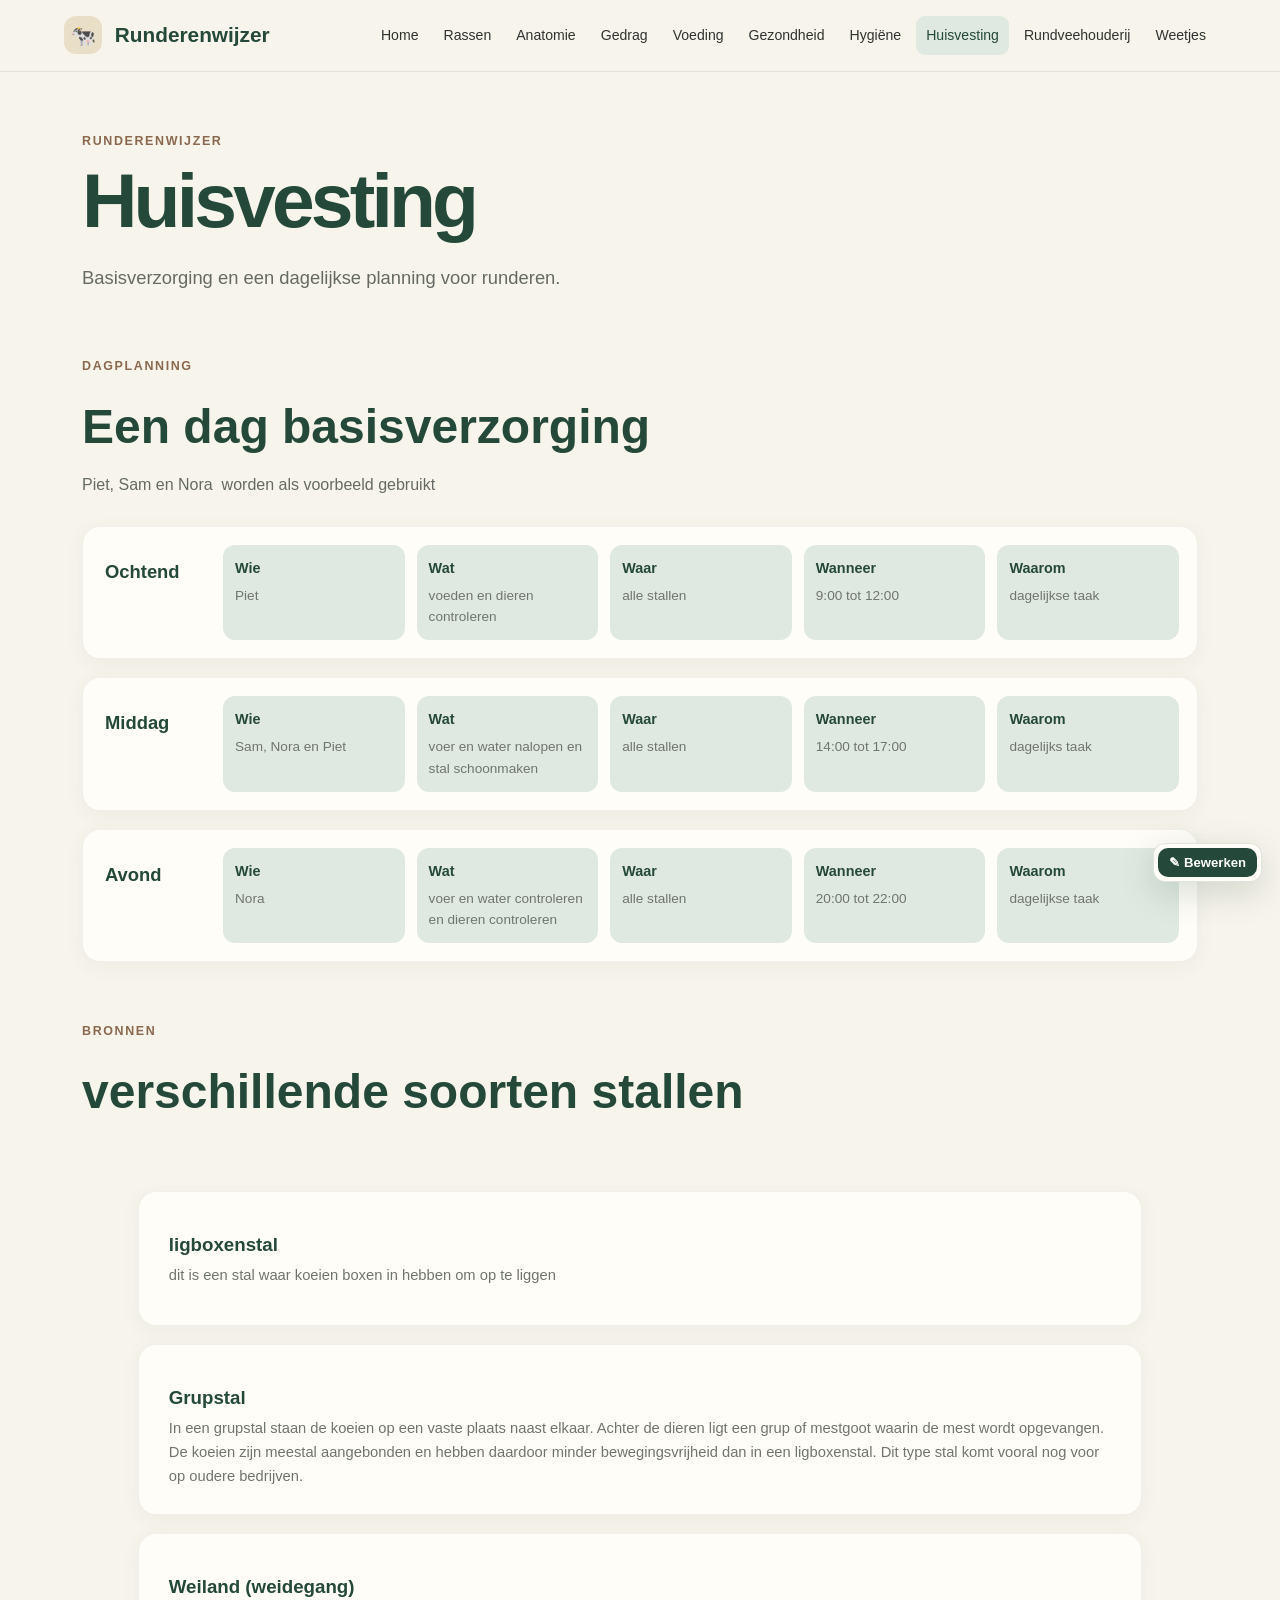
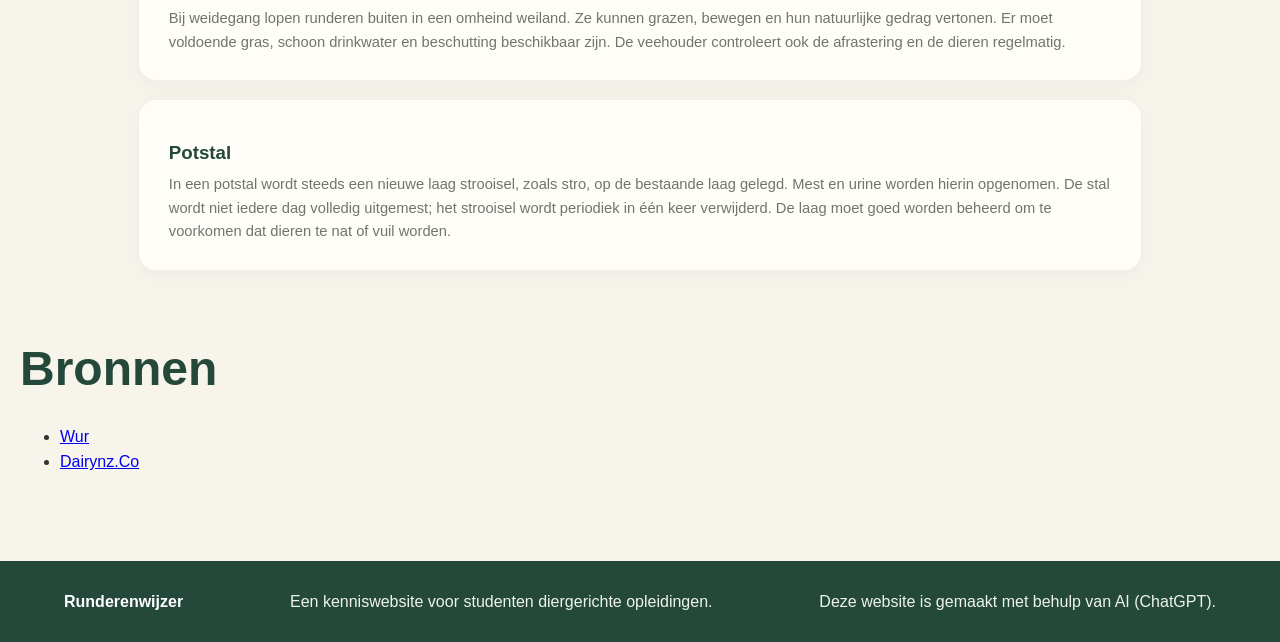
<file: huisvesting.html>
<!DOCTYPE html>
<html lang="nl"><head><meta charset="UTF-8"><meta name="viewport" content="width=device-width, initial-scale=1.0"><title>Huisvesting | Runderenwijzer</title><link rel="stylesheet" href="css/style.css?v=16"></head><body class=""><header class="site-header"><a class="logo" href="index.html"><span class="logo-mark">🐄</span> Runderenwijzer</a><nav aria-label="Hoofdnavigatie"><a href="index.html">Home</a><a href="rassen.html">Rassen</a><a href="anatomie.html">Anatomie</a><a href="gedrag.html">Gedrag</a><a href="voeding.html">Voeding</a><a href="gezondheid.html">Gezondheid</a><a href="hygiene.html">Hygiëne</a><a class="active" href="huisvesting.html">Huisvesting</a><a href="rundveehouderij.html">Rundveehouderij</a><a href="weetjes.html">Weetjes</a></nav></header><main class="assignment-page"><section class="intro assignment-intro"><p class="eyebrow">Runderenwijzer</p><h1>Huisvesting</h1><p class="lead">Basisverzorging en een dagelijkse planning voor runderen.</p></section><section class="assignment-section"><div class="section-heading"><p class="eyebrow">Dagplanning</p><h2>Een dag basisverzorging</h2><p>Piet, Sam en Nora&nbsp; worden als voorbeeld gebruikt</p></div><div class="planning-grid"><article class="planning-row"><strong>Ochtend</strong><div><h3>Wie</h3><p>Piet</p></div><div><h3>Wat</h3><p>voeden en dieren controleren</p></div><div><h3>Waar</h3><p>alle stallen</p></div><div><h3>Wanneer</h3><p>9:00 tot 12:00</p></div><div><h3>Waarom</h3><p>dagelijkse taak</p></div></article><article class="planning-row"><strong>Middag</strong><div><h3>Wie</h3><p>Sam, Nora en Piet</p></div><div><h3>Wat</h3><p>voer en water nalopen en stal schoonmaken</p></div><div><h3>Waar</h3><p>alle stallen</p></div><div><h3>Wanneer</h3><p>14:00 tot 17:00</p></div><div><h3>Waarom</h3><p>dagelijks taak</p></div></article><article class="planning-row"><strong>Avond</strong><div><h3>Wie</h3><p>Nora</p></div><div><h3>Wat</h3><p>voer en water controleren en dieren controleren</p></div><div><h3>Waar</h3><p>alle stallen</p></div><div><h3>Wanneer</h3><p>20:00 tot 22:00</p></div><div><h3>Waarom</h3><p>dagelijkse taak</p></div></article></div></section>

<section class="assignment-section">
<div class="section-heading"><p class="eyebrow">Bronnen</p><h2>verschillende soorten stallen</h2><p><br></p></div>
<div class="assignment-grid">
<article class="topic-card assignment-card"><h3>ligboxenstal</h3><p>dit is een stal waar koeien boxen in hebben om op te liggen&nbsp;</p></article>
<article class="topic-card assignment-card"><h3>Grupstal</h3><p>In een grupstal staan de koeien op een vaste plaats naast elkaar. Achter de dieren ligt een grup of mestgoot waarin de mest wordt opgevangen. De koeien zijn meestal aangebonden en hebben daardoor minder bewegingsvrijheid dan in een ligboxenstal. Dit type stal komt vooral nog voor op oudere bedrijven.</p></article>
<article class="topic-card assignment-card"><h3>Weiland (weidegang)</h3><p>Bij weidegang lopen runderen buiten in een omheind weiland. Ze kunnen grazen, bewegen en hun natuurlijke gedrag vertonen. Er moet voldoende gras, schoon drinkwater en beschutting beschikbaar zijn. De veehouder controleert ook de afrastering en de dieren regelmatig.</p></article>
<article class="topic-card assignment-card"><h3>Potstal</h3><p>In een potstal wordt steeds een nieuwe laag strooisel, zoals stro, op de bestaande laag gelegd. Mest en urine worden hierin opgenomen. De stal wordt niet iedere dag volledig uitgemest; het strooisel wordt periodiek in één keer verwijderd. De laag moet goed worden beheerd om te voorkomen dat dieren te nat of vuil worden.</p></article>
</div>
</section>
<section class="anatomy-sources">
  <h2>Bronnen</h2>
  <ul><li><a href="https://www.wur.nl/nl/onderzoek/producten-diensten/handboek-melkveehouderij?utm_source=chatgpt.com" target="_blank" rel="noopener noreferrer">Wur</a></li><li><a href="https://www.dairynz.co.nz/animal/" target="_blank" rel="noopener noreferrer">Dairynz.Co</a></li></ul>
</section>
</main><footer><strong>Runderenwijzer</strong><span>Een kenniswebsite voor studenten diergerichte opleidingen.</span><span>Deze website is gemaakt met behulp van AI (ChatGPT).</span>
</footer><script src="js/script.js?v=17"></script></body></html>
</file>
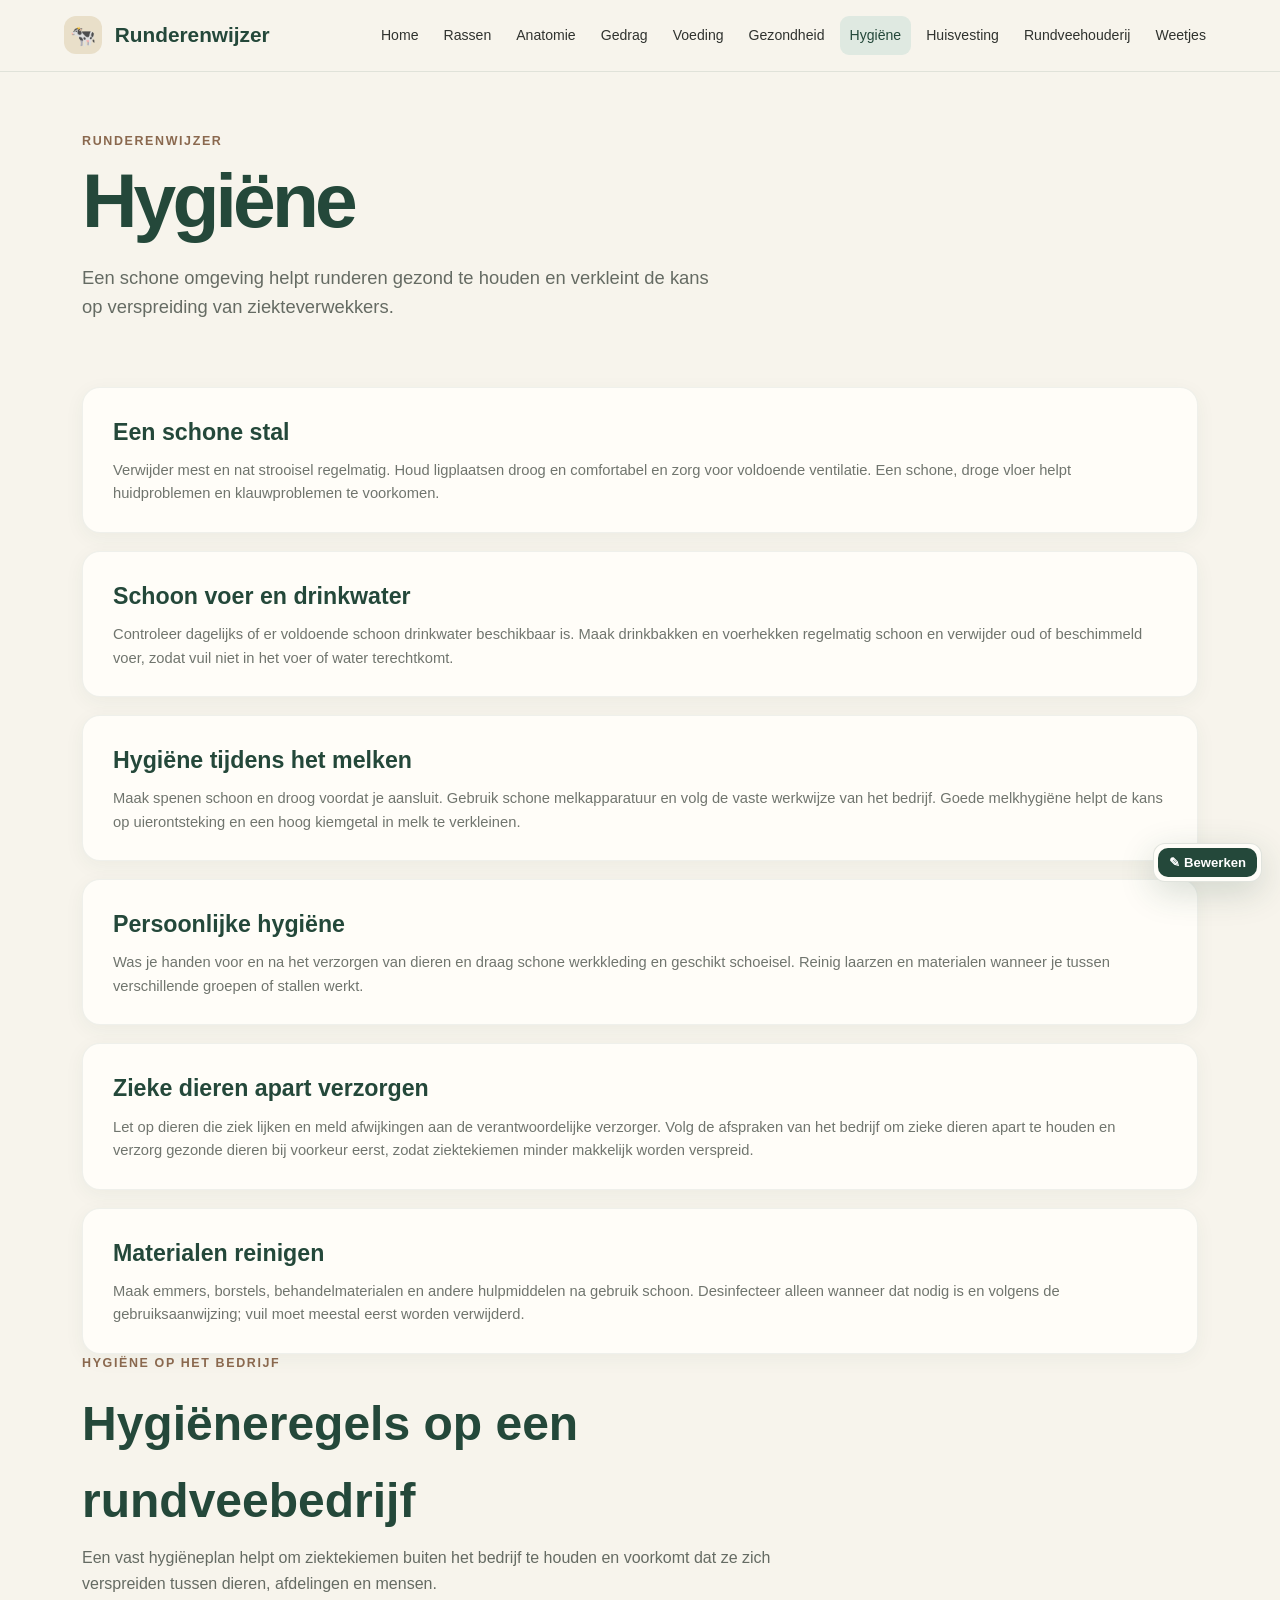
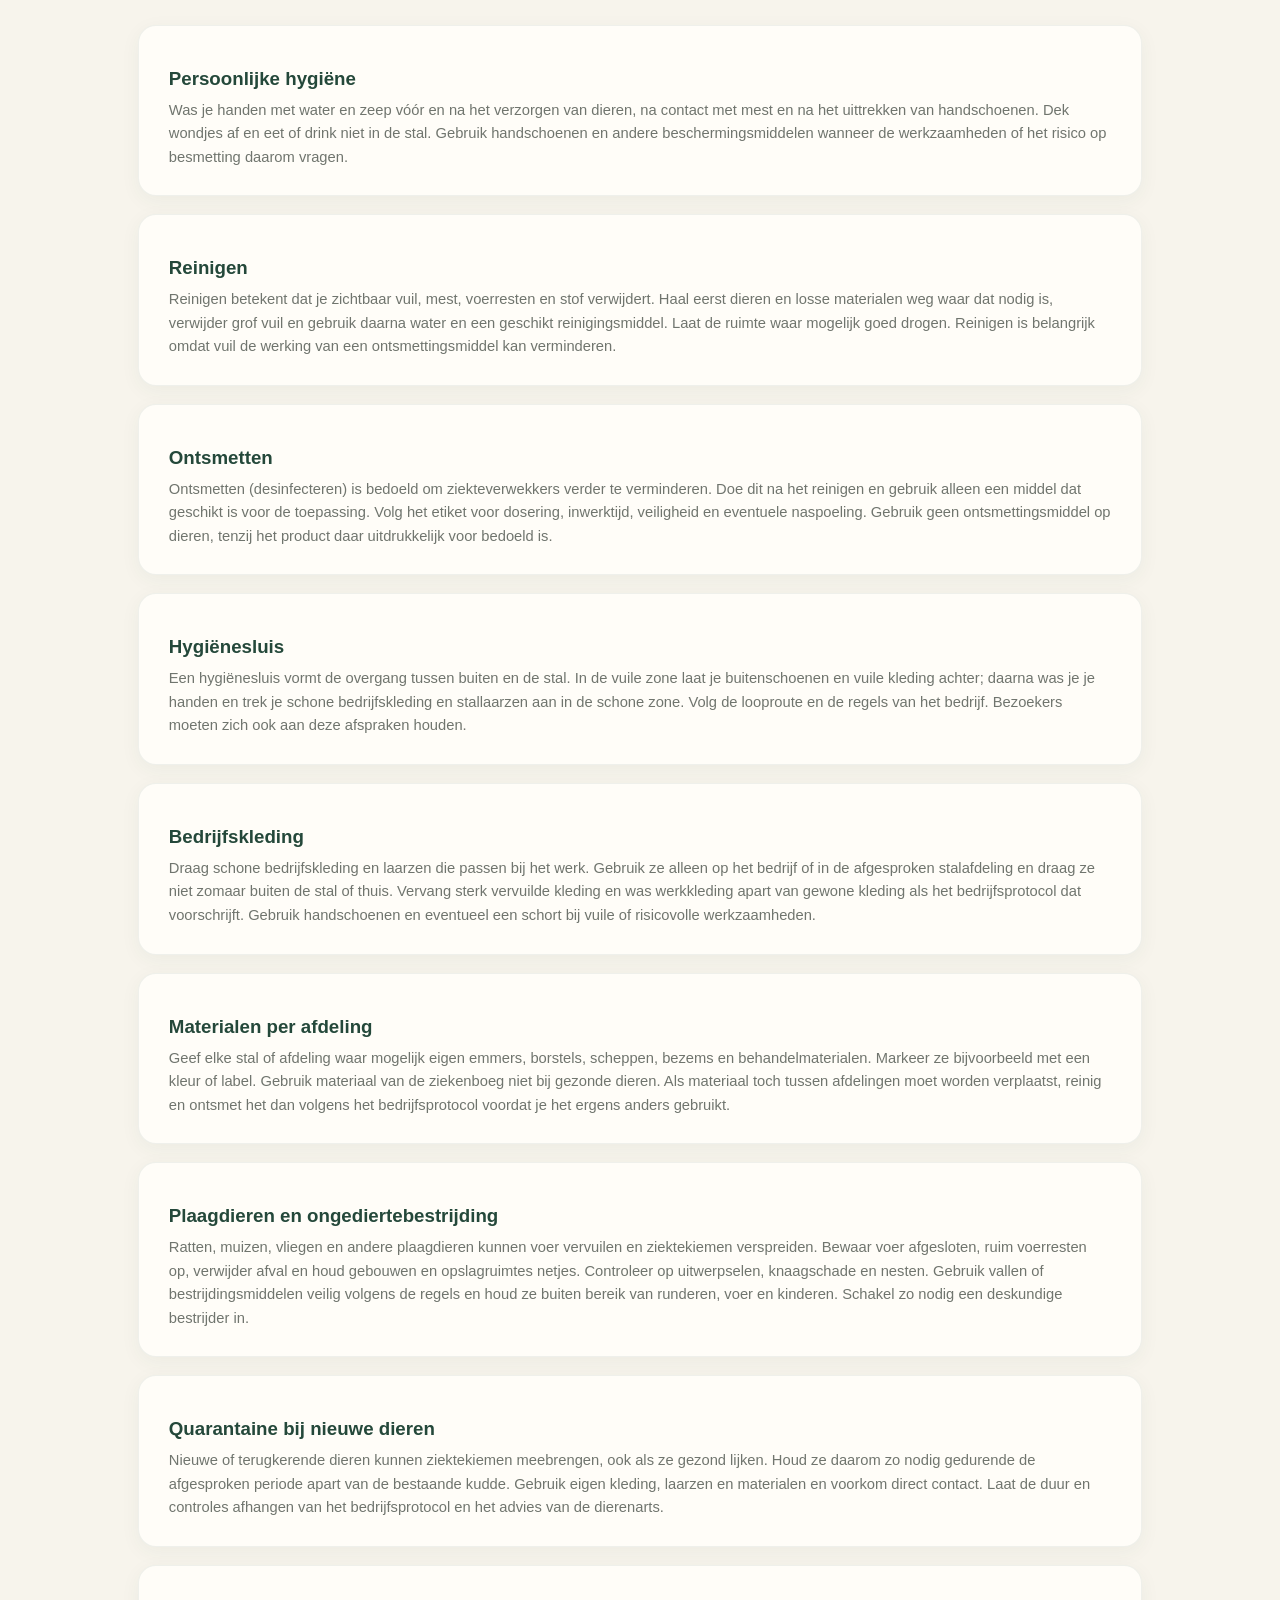
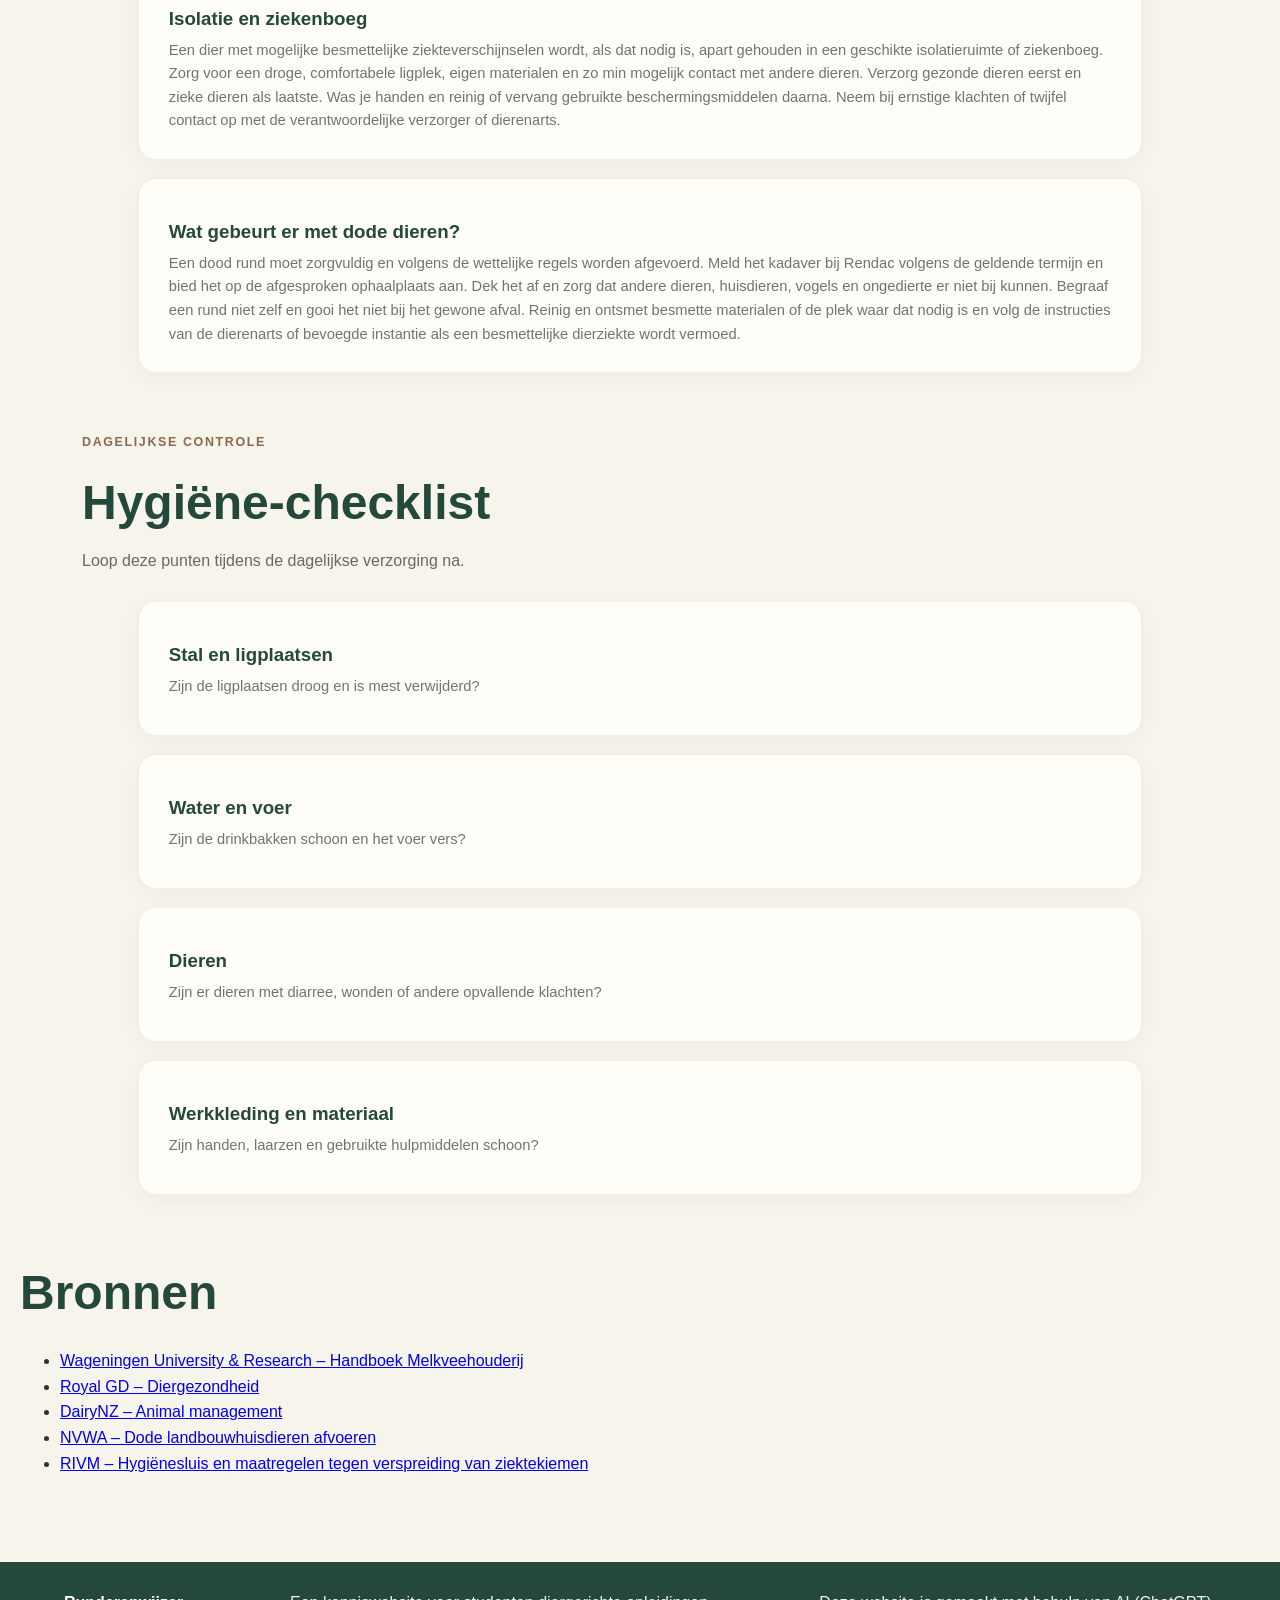
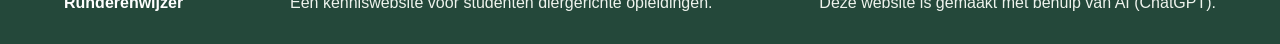
<file: hygiene.html>
<!DOCTYPE html>
<html lang="nl">
<head>
  <meta charset="UTF-8">
  <meta name="viewport" content="width=device-width, initial-scale=1.0">
  <title>Hygiëne | Runderenwijzer</title>
  <meta name="description" content="Leer hoe je de stal, het voer, het drinkwater en de verzorging van runderen hygiënisch houdt.">
  <link rel="stylesheet" href="css/style.css?v=16">
</head>
<body>
  <header class="site-header">
    <a class="logo" href="index.html"><span class="logo-mark">🐄</span> Runderenwijzer</a>
    <nav aria-label="Hoofdnavigatie">
      <a href="index.html">Home</a>
      <a href="rassen.html">Rassen</a>
      <a href="anatomie.html">Anatomie</a>
      <a href="gedrag.html">Gedrag</a>
      <a href="voeding.html">Voeding</a>
      <a href="gezondheid.html">Gezondheid</a>
      <a class="active" href="hygiene.html">Hygiëne</a>
      <a href="huisvesting.html">Huisvesting</a>
      <a href="rundveehouderij.html">Rundveehouderij</a>
      <a href="weetjes.html">Weetjes</a>
    </nav>
  </header>

  <main class="assignment-page">
    <section class="intro assignment-intro">
      <p class="eyebrow">Runderenwijzer</p>
      <h1>Hygiëne</h1>
      <p class="lead">Een schone omgeving helpt runderen gezond te houden en verkleint de kans op verspreiding van ziekteverwekkers.</p>
    </section>

    <section class="assignment-grid">
      <article class="topic-card assignment-card">
        <h2>Een schone stal</h2>
        <p>Verwijder mest en nat strooisel regelmatig. Houd ligplaatsen droog en comfortabel en zorg voor voldoende ventilatie. Een schone, droge vloer helpt huidproblemen en klauwproblemen te voorkomen.</p>
      </article>
      <article class="topic-card assignment-card">
        <h2>Schoon voer en drinkwater</h2>
        <p>Controleer dagelijks of er voldoende schoon drinkwater beschikbaar is. Maak drinkbakken en voerhekken regelmatig schoon en verwijder oud of beschimmeld voer, zodat vuil niet in het voer of water terechtkomt.</p>
      </article>
      <article class="topic-card assignment-card">
        <h2>Hygiëne tijdens het melken</h2>
        <p>Maak spenen schoon en droog voordat je aansluit. Gebruik schone melkapparatuur en volg de vaste werkwijze van het bedrijf. Goede melkhygiëne helpt de kans op uierontsteking en een hoog kiemgetal in melk te verkleinen.</p>
      </article>
      <article class="topic-card assignment-card">
        <h2>Persoonlijke hygiëne</h2>
        <p>Was je handen voor en na het verzorgen van dieren en draag schone werkkleding en geschikt schoeisel. Reinig laarzen en materialen wanneer je tussen verschillende groepen of stallen werkt.</p>
      </article>
      <article class="topic-card assignment-card">
        <h2>Zieke dieren apart verzorgen</h2>
        <p>Let op dieren die ziek lijken en meld afwijkingen aan de verantwoordelijke verzorger. Volg de afspraken van het bedrijf om zieke dieren apart te houden en verzorg gezonde dieren bij voorkeur eerst, zodat ziektekiemen minder makkelijk worden verspreid.</p>
      </article>
      <article class="topic-card assignment-card">
        <h2>Materialen reinigen</h2>
        <p>Maak emmers, borstels, behandelmaterialen en andere hulpmiddelen na gebruik schoon. Desinfecteer alleen wanneer dat nodig is en volgens de gebruiksaanwijzing; vuil moet meestal eerst worden verwijderd.</p>
      </article>
    </section>

    <section class="assignment-section">
      <div class="section-heading">
        <p class="eyebrow">Hygiëne op het bedrijf</p>
        <h2>Hygiëneregels op een rundveebedrijf</h2>
        <p>Een vast hygiëneplan helpt om ziektekiemen buiten het bedrijf te houden en voorkomt dat ze zich verspreiden tussen dieren, afdelingen en mensen.</p>
      </div>
      <div class="assignment-grid">
        <article class="topic-card assignment-card">
          <h3>Persoonlijke hygiëne</h3>
          <p>Was je handen met water en zeep vóór en na het verzorgen van dieren, na contact met mest en na het uittrekken van handschoenen. Dek wondjes af en eet of drink niet in de stal. Gebruik handschoenen en andere beschermingsmiddelen wanneer de werkzaamheden of het risico op besmetting daarom vragen.</p>
        </article>
        <article class="topic-card assignment-card">
          <h3>Reinigen</h3>
          <p>Reinigen betekent dat je zichtbaar vuil, mest, voerresten en stof verwijdert. Haal eerst dieren en losse materialen weg waar dat nodig is, verwijder grof vuil en gebruik daarna water en een geschikt reinigingsmiddel. Laat de ruimte waar mogelijk goed drogen. Reinigen is belangrijk omdat vuil de werking van een ontsmettingsmiddel kan verminderen.</p>
        </article>
        <article class="topic-card assignment-card">
          <h3>Ontsmetten</h3>
          <p>Ontsmetten (desinfecteren) is bedoeld om ziekteverwekkers verder te verminderen. Doe dit na het reinigen en gebruik alleen een middel dat geschikt is voor de toepassing. Volg het etiket voor dosering, inwerktijd, veiligheid en eventuele naspoeling. Gebruik geen ontsmettingsmiddel op dieren, tenzij het product daar uitdrukkelijk voor bedoeld is.</p>
        </article>
        <article class="topic-card assignment-card">
          <h3>Hygiënesluis</h3>
          <p>Een hygiënesluis vormt de overgang tussen buiten en de stal. In de vuile zone laat je buitenschoenen en vuile kleding achter; daarna was je je handen en trek je schone bedrijfskleding en stallaarzen aan in de schone zone. Volg de looproute en de regels van het bedrijf. Bezoekers moeten zich ook aan deze afspraken houden.</p>
        </article>
        <article class="topic-card assignment-card">
          <h3>Bedrijfskleding</h3>
          <p>Draag schone bedrijfskleding en laarzen die passen bij het werk. Gebruik ze alleen op het bedrijf of in de afgesproken stalafdeling en draag ze niet zomaar buiten de stal of thuis. Vervang sterk vervuilde kleding en was werkkleding apart van gewone kleding als het bedrijfsprotocol dat voorschrijft. Gebruik handschoenen en eventueel een schort bij vuile of risicovolle werkzaamheden.</p>
        </article>
        <article class="topic-card assignment-card">
          <h3>Materialen per afdeling</h3>
          <p>Geef elke stal of afdeling waar mogelijk eigen emmers, borstels, scheppen, bezems en behandelmaterialen. Markeer ze bijvoorbeeld met een kleur of label. Gebruik materiaal van de ziekenboeg niet bij gezonde dieren. Als materiaal toch tussen afdelingen moet worden verplaatst, reinig en ontsmet het dan volgens het bedrijfsprotocol voordat je het ergens anders gebruikt.</p>
        </article>
        <article class="topic-card assignment-card">
          <h3>Plaagdieren en ongediertebestrijding</h3>
          <p>Ratten, muizen, vliegen en andere plaagdieren kunnen voer vervuilen en ziektekiemen verspreiden. Bewaar voer afgesloten, ruim voerresten op, verwijder afval en houd gebouwen en opslagruimtes netjes. Controleer op uitwerpselen, knaagschade en nesten. Gebruik vallen of bestrijdingsmiddelen veilig volgens de regels en houd ze buiten bereik van runderen, voer en kinderen. Schakel zo nodig een deskundige bestrijder in.</p>
        </article>
        <article class="topic-card assignment-card">
          <h3>Quarantaine bij nieuwe dieren</h3>
          <p>Nieuwe of terugkerende dieren kunnen ziektekiemen meebrengen, ook als ze gezond lijken. Houd ze daarom zo nodig gedurende de afgesproken periode apart van de bestaande kudde. Gebruik eigen kleding, laarzen en materialen en voorkom direct contact. Laat de duur en controles afhangen van het bedrijfsprotocol en het advies van de dierenarts.</p>
        </article>
        <article class="topic-card assignment-card">
          <h3>Isolatie en ziekenboeg</h3>
          <p>Een dier met mogelijke besmettelijke ziekteverschijnselen wordt, als dat nodig is, apart gehouden in een geschikte isolatieruimte of ziekenboeg. Zorg voor een droge, comfortabele ligplek, eigen materialen en zo min mogelijk contact met andere dieren. Verzorg gezonde dieren eerst en zieke dieren als laatste. Was je handen en reinig of vervang gebruikte beschermingsmiddelen daarna. Neem bij ernstige klachten of twijfel contact op met de verantwoordelijke verzorger of dierenarts.</p>
        </article>
        <article class="topic-card assignment-card">
          <h3>Wat gebeurt er met dode dieren?</h3>
          <p>Een dood rund moet zorgvuldig en volgens de wettelijke regels worden afgevoerd. Meld het kadaver bij Rendac volgens de geldende termijn en bied het op de afgesproken ophaalplaats aan. Dek het af en zorg dat andere dieren, huisdieren, vogels en ongedierte er niet bij kunnen. Begraaf een rund niet zelf en gooi het niet bij het gewone afval. Reinig en ontsmet besmette materialen of de plek waar dat nodig is en volg de instructies van de dierenarts of bevoegde instantie als een besmettelijke dierziekte wordt vermoed.</p>
        </article>
      </div>
    </section>

    <section class="assignment-section">
      <div class="section-heading">
        <p class="eyebrow">Dagelijkse controle</p>
        <h2>Hygiëne-checklist</h2>
        <p>Loop deze punten tijdens de dagelijkse verzorging na.</p>
      </div>
      <div class="assignment-grid">
        <article class="topic-card assignment-card"><h3>Stal en ligplaatsen</h3><p>Zijn de ligplaatsen droog en is mest verwijderd?</p></article>
        <article class="topic-card assignment-card"><h3>Water en voer</h3><p>Zijn de drinkbakken schoon en het voer vers?</p></article>
        <article class="topic-card assignment-card"><h3>Dieren</h3><p>Zijn er dieren met diarree, wonden of andere opvallende klachten?</p></article>
        <article class="topic-card assignment-card"><h3>Werkkleding en materiaal</h3><p>Zijn handen, laarzen en gebruikte hulpmiddelen schoon?</p></article>
      </div>
    </section>

    <section class="anatomy-sources">
      <h2>Bronnen</h2>
      <ul>
        <li><a href="https://www.wur.nl/nl/onderzoek/producten-diensten/handboek-melkveehouderij" target="_blank" rel="noopener noreferrer">Wageningen University &amp; Research – Handboek Melkveehouderij</a></li>
        <li><a href="https://www.gddiergezondheid.nl/" target="_blank" rel="noopener noreferrer">Royal GD – Diergezondheid</a></li>
        <li><a href="https://www.dairynz.co.nz/animal/" target="_blank" rel="noopener noreferrer">DairyNZ – Animal management</a></li>
        <li><a href="https://www.nvwa.nl/onderwerpen/dier/dode-dieren-verwijderen/dode-landbouwhuisdieren-hobbydieren-en-dierentuindieren-afvoeren" target="_blank" rel="noopener noreferrer">NVWA – Dode landbouwhuisdieren afvoeren</a></li>
        <li><a href="https://www.rivm.nl/ggd-richtlijn-mmk-veehouderij/maatregelen-overzichten-ruimtelijke-indeling/maatregelen-beperken-zoonose-risicos" target="_blank" rel="noopener noreferrer">RIVM – Hygiënesluis en maatregelen tegen verspreiding van ziektekiemen</a></li>
      </ul>
    </section>
  </main>

  <footer>
    <strong>Runderenwijzer</strong>
    <span>Een kenniswebsite voor studenten diergerichte opleidingen.</span>
    <span>Deze website is gemaakt met behulp van AI (ChatGPT).</span>
  </footer>
  <script src="js/script.js?v=17"></script>
</body>
</html>
</file>
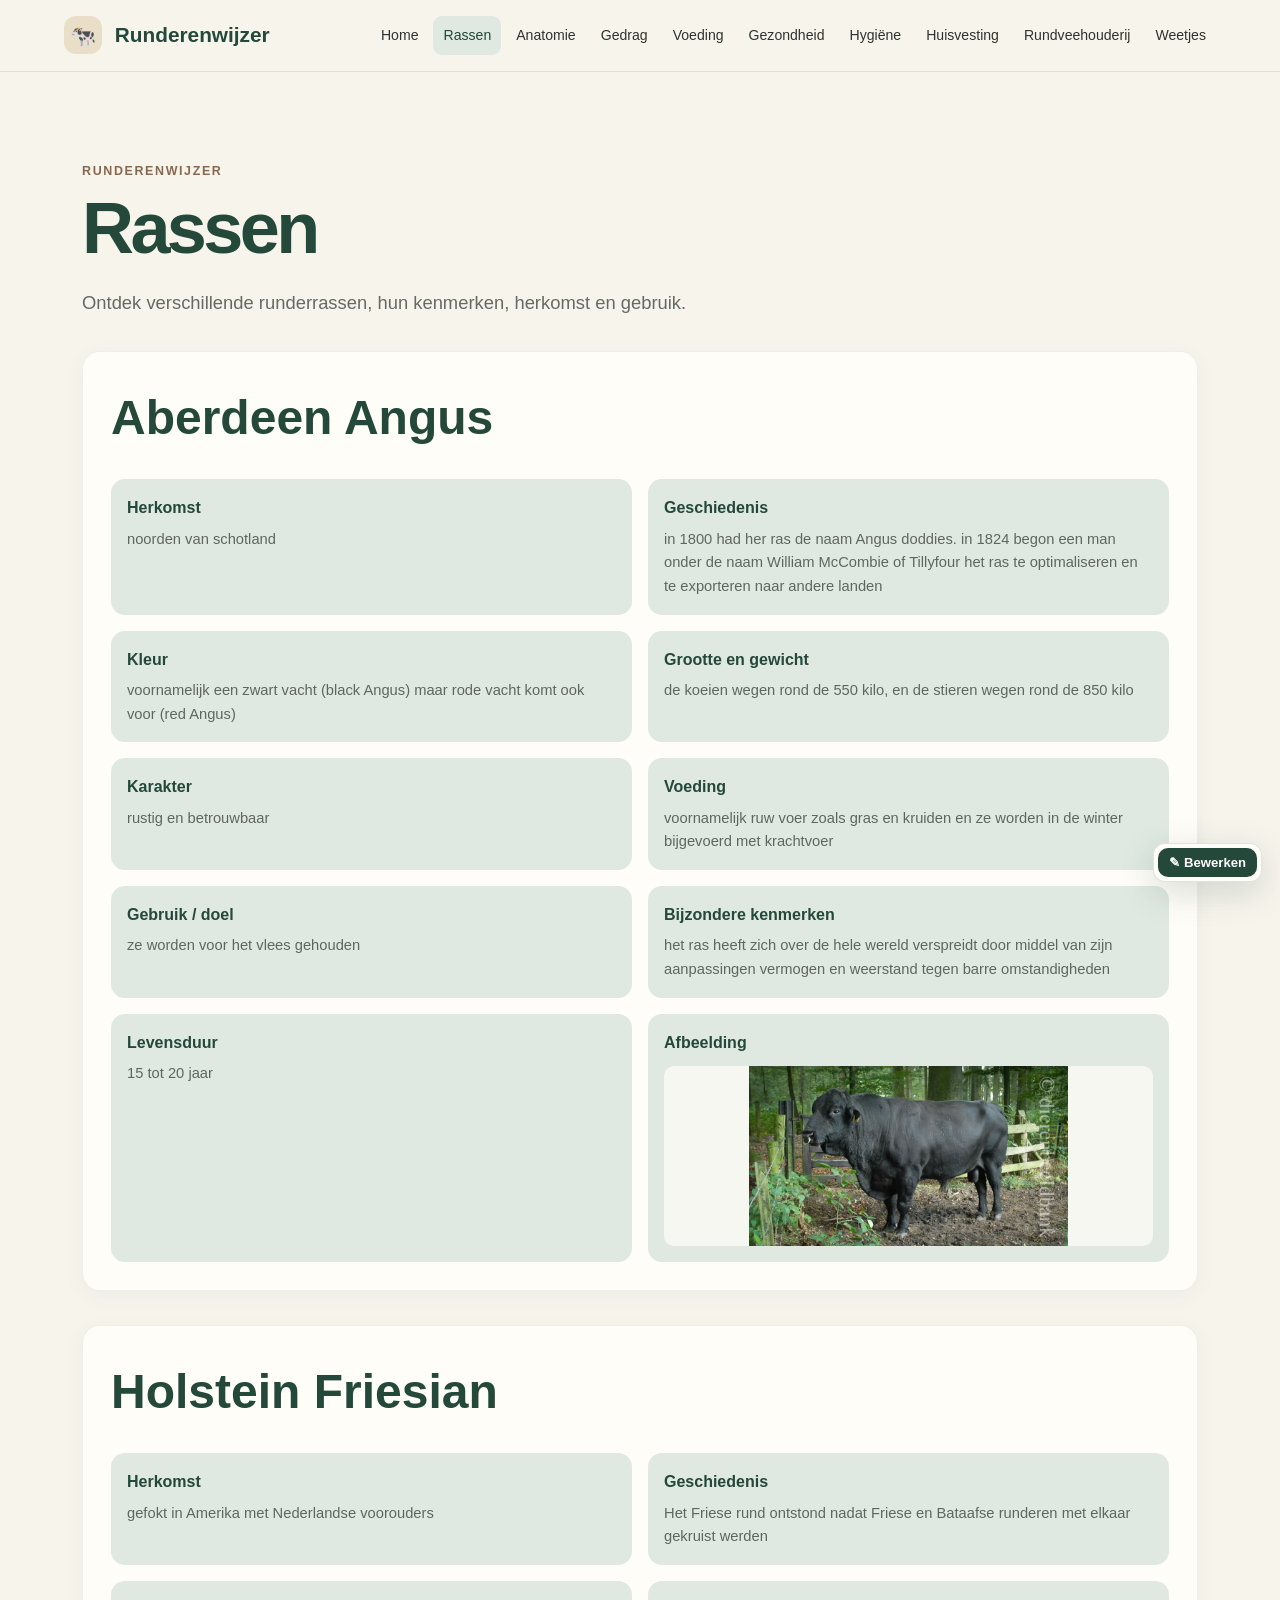
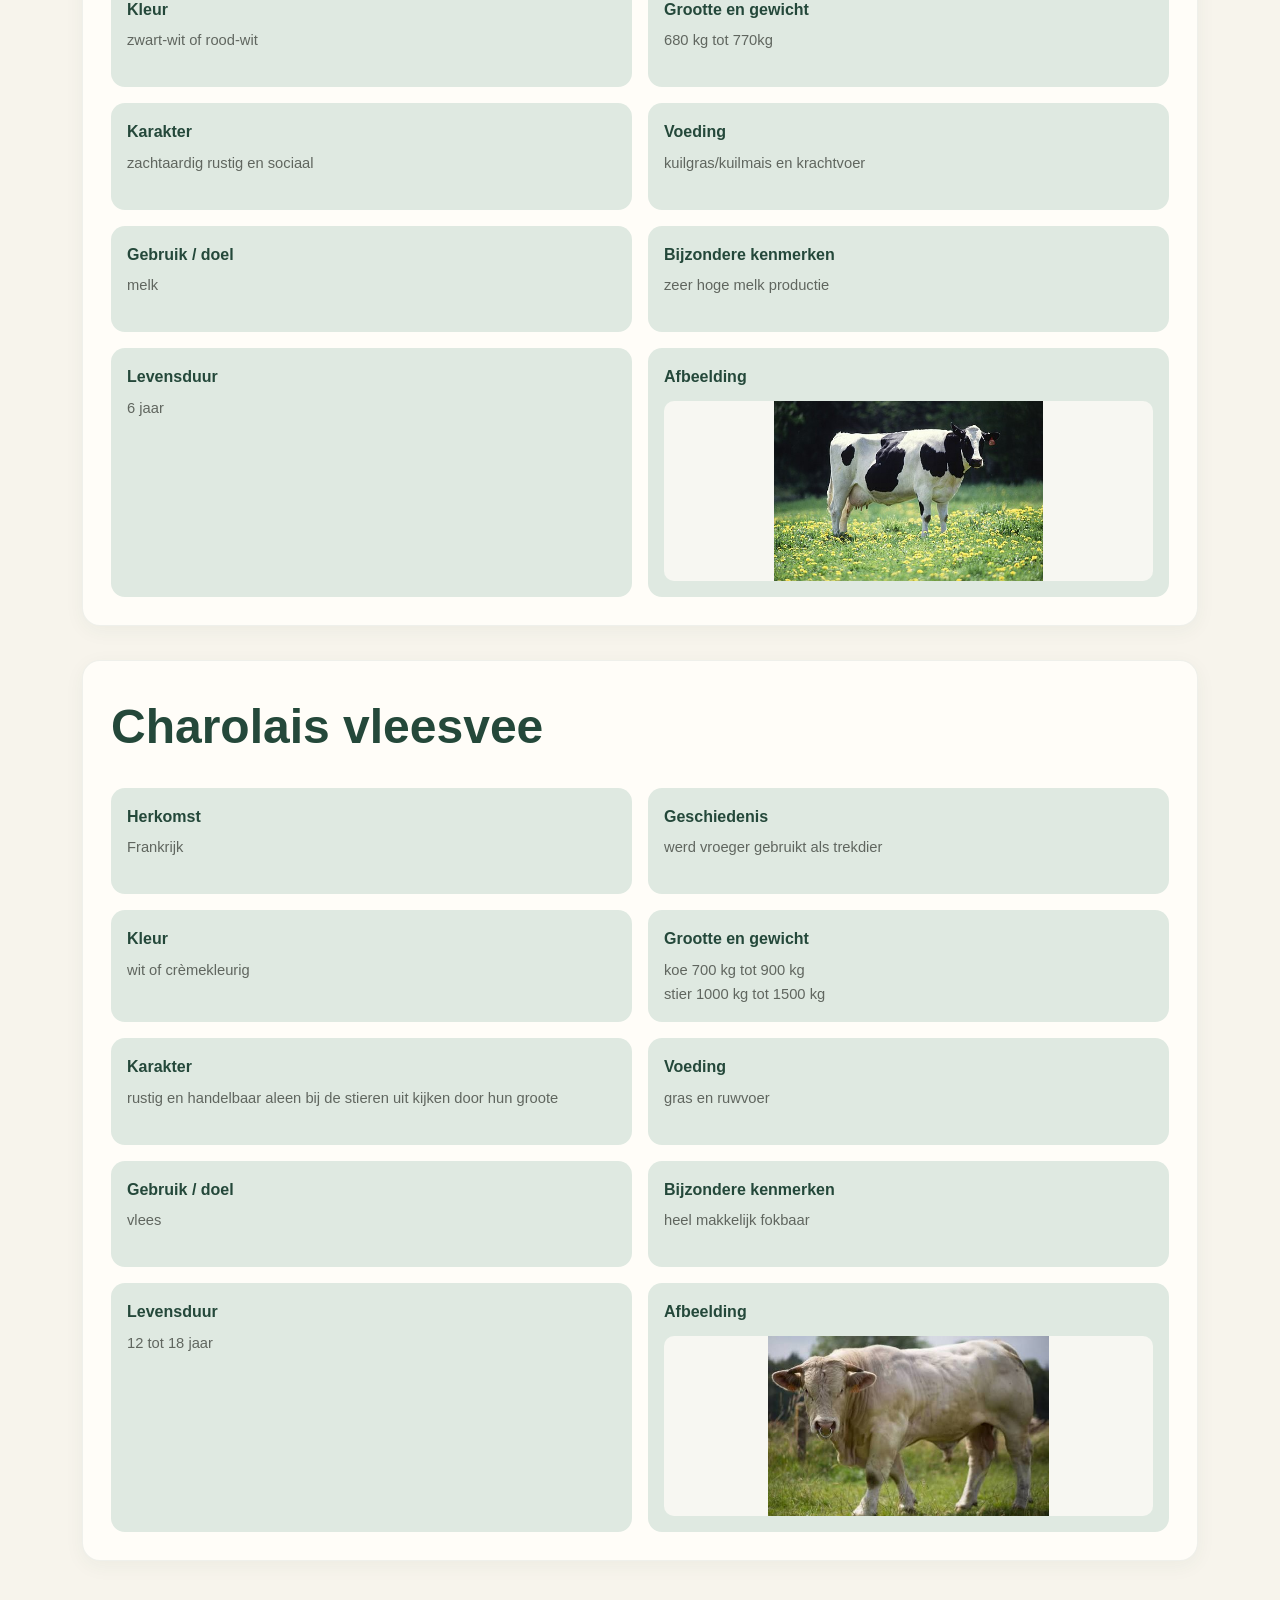
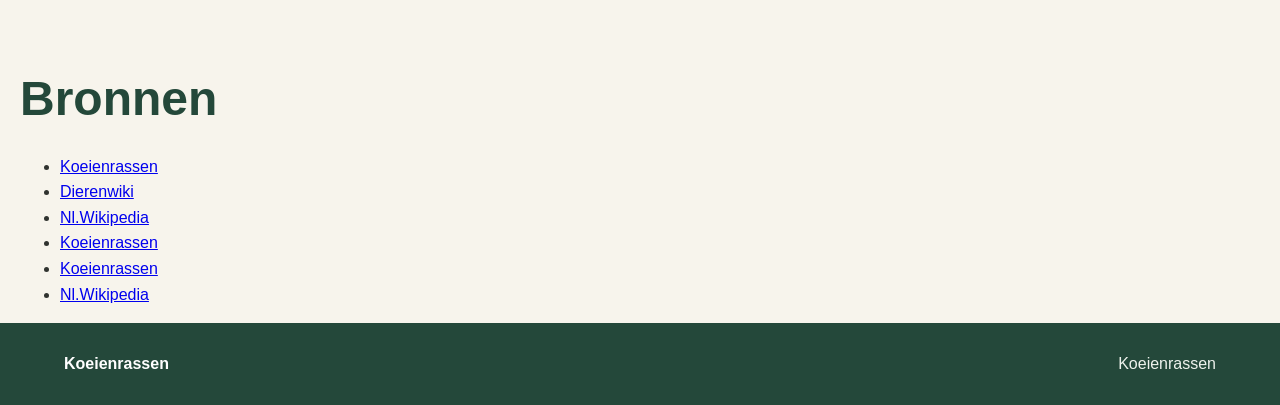
<file: rassen.html>
<!DOCTYPE html>
<html lang="nl"><head>
  <meta charset="UTF-8">
  <meta name="viewport" content="width=device-width, initial-scale=1.0">
  <title>Rassen | Runderenwijzer</title>
  <link rel="stylesheet" href="css/style.css?v=16">
</head>
<body class="">

<header class="site-header">
  <a class="logo" href="index.html"><span class="logo-mark">🐄</span> Runderenwijzer</a>
  <nav aria-label="Hoofdnavigatie">
    <a href="index.html">Home</a>
    <a class="active" href="rassen.html">Rassen</a>
    <a href="anatomie.html">Anatomie</a>
    <a href="gedrag.html">Gedrag</a>
    <a href="voeding.html">Voeding</a>
    <a href="gezondheid.html">Gezondheid</a><a href="hygiene.html">Hygiëne</a>
    <a href="huisvesting.html">Huisvesting</a>
    <a href="rundveehouderij.html">Rundveehouderij</a>
    <a href="weetjes.html">Weetjes</a>
  </nav>
</header>

<main>
<section class="intro" style="padding-top:90px">
  <p class="eyebrow">Runderenwijzer</p>
  <h1 style="font-size:clamp(2.5rem,6vw,4.5rem)">Rassen</h1>
  <p class="lead">Ontdek verschillende runderrassen, hun kenmerken, herkomst en gebruik.</p>

  <!-- RAS 1 -->

  <article class="race-card topic-card">
    <h2>Aberdeen Angus</h2>
    <div class="race-info-grid">
      <div class="race-field race-hidden-field"><h3>Naam van het ras</h3><p></p></div>
      <div class="race-field"><h3>Herkomst</h3><p>noorden van schotland</p></div>
      <div class="race-field"><h3>Geschiedenis</h3><p>in 1800 had her ras de naam Angus doddies. in 1824 begon een man onder de naam William McCombie of Tillyfour het ras te optimaliseren en te exporteren naar andere landen</p></div>
      <div class="race-field race-hidden-field"><h3>Uiterlijk</h3><p></p></div>
      <div class="race-field"><h3>Kleur</h3><p>voornamelijk een zwart vacht (black Angus) maar rode vacht komt ook voor (red Angus)</p></div>
      <div class="race-field"><h3>Grootte en gewicht</h3><p>de koeien wegen rond de 550 kilo, en de stieren wegen rond de 850 kilo</p></div>
      <div class="race-field"><h3>Karakter</h3><p>rustig en betrouwbaar</p></div>
      <div class="race-field"><h3>Voeding</h3><p>voornamelijk ruw voer zoals gras en kruiden en ze worden in de winter bijgevoerd met krachtvoer</p></div>
      <div class="race-field"><h3>Gebruik / doel</h3><p>ze worden voor het vlees gehouden</p></div>
      <div class="race-field"><h3>Bijzondere kenmerken</h3><p>het ras heeft zich over de hele wereld verspreidt door middel van zijn aanpassingen vermogen en weerstand tegen barre omstandigheden</p></div>
      <div class="race-field"><h3>Levensduur</h3><p>15 tot 20 jaar</p></div>
      <div class="race-field race-image-field">
        <h3>Afbeelding</h3>
        <img class="race-image editable-image" src="[data-uri]" alt="Afbeelding van Aberdeen Angus">
      </div>
    </div>
</article>

  <!-- RAS 2 -->

  <article class="race-card topic-card">
    <h2>Holstein Friesian</h2>
    <div class="race-info-grid">
      <div class="race-field race-hidden-field"><h3>Naam van het ras</h3><p></p></div>
      <div class="race-field"><h3>Herkomst</h3><p>gefokt in Amerika met Nederlandse voorouders</p></div>
      <div class="race-field"><h3>Geschiedenis</h3><p>Het Friese rund ontstond nadat Friese en Bataafse runderen met elkaar gekruist werden</p></div>
      <div class="race-field race-hidden-field"><h3>Uiterlijk</h3><p></p></div>
      <div class="race-field"><h3>Kleur</h3><p>zwart-wit of rood-wit</p></div>
      <div class="race-field"><h3>Grootte en gewicht</h3><p>680 kg tot 770kg</p></div>
      <div class="race-field"><h3>Karakter</h3><p>zachtaardig rustig en sociaal</p></div>
      <div class="race-field"><h3>Voeding</h3><p>kuilgras/kuilmais en krachtvoer</p></div>
      <div class="race-field"><h3>Gebruik / doel</h3><p>melk</p></div>
      <div class="race-field"><h3>Bijzondere kenmerken</h3><p>zeer hoge melk productie</p></div>
      <div class="race-field"><h3>Levensduur</h3><p>6 jaar</p></div>
      <div class="race-field race-image-field">
        <h3>Afbeelding</h3>
        <img class="race-image editable-image" src="[data-uri]" alt="Afbeelding van Holstein Friesian">
      </div>
    </div>
</article>

  <!-- RAS 3 -->

  <article class="race-card topic-card">
    <h2>Charolais vleesvee</h2>
    <div class="race-info-grid">
      <div class="race-field race-hidden-field"><h3>Naam van het ras</h3><p></p></div>
      <div class="race-field"><h3>Herkomst</h3><p>Frankrijk</p></div>
      <div class="race-field"><h3>Geschiedenis</h3><p>werd vroeger gebruikt als trekdier</p></div>
      <div class="race-field race-hidden-field"><h3>Uiterlijk</h3><p></p></div>
      <div class="race-field"><h3>Kleur</h3><p>wit of crèmekleurig</p></div>
      <div class="race-field"><h3>Grootte en gewicht</h3><p>koe 700 kg tot 900 kg<br>stier 1000 kg tot 1500 kg</p></div>
      <div class="race-field"><h3>Karakter</h3><p>rustig en handelbaar aleen bij de stieren uit kijken door hun groote</p></div>
      <div class="race-field"><h3>Voeding</h3><p>gras en ruwvoer</p></div>
      <div class="race-field"><h3>Gebruik / doel</h3><p>vlees</p></div>
      <div class="race-field"><h3>Bijzondere kenmerken</h3><p>heel makkelijk fokbaar</p></div>
      <div class="race-field"><h3>Levensduur</h3><p>12 tot 18 jaar</p></div>
      <div class="race-field race-image-field">
        <h3>Afbeelding</h3>
        <img class="race-image editable-image" src="[data-uri]" alt="Afbeelding van Charolais vleesvee">
      </div>
    </div>
</article>
</section>



<section class="anatomy-sources">
  <h2>Bronnen</h2>
  <ul><li><a href="https://koeienrassen.nl/aberdeen-angus/?utm_source=chatgpt.com" target="_blank" rel="noopener noreferrer">Koeienrassen</a></li><li><a href="https://dierenwiki.nl/wiki/aberdeen-angus" target="_blank" rel="noopener noreferrer">Dierenwiki</a></li><li><a href="https://nl.wikipedia.org/wiki/Holstein-Friesian" target="_blank" rel="noopener noreferrer">Nl.Wikipedia</a></li><li><a href="https://koeienrassen.nl/holstein-friesian-melkkoe/?utm_source=chatgpt.com" target="_blank" rel="noopener noreferrer">Koeienrassen</a></li><li><a href="https://koeienrassen.nl/charolais-vleesvee/" target="_blank" rel="noopener noreferrer">Koeienrassen</a></li><li><a href="https://nl.wikipedia.org/wiki/Charolais_(rund)" target="_blank" rel="noopener noreferrer">Nl.Wikipedia</a></li></ul>
</section>
</main>

<footer>
  <strong>Koeienrassen</strong>
  <span>Koeienrassen</span>
</footer>

<script src="js/script.js?v=17"></script>

</body></html>
</file>
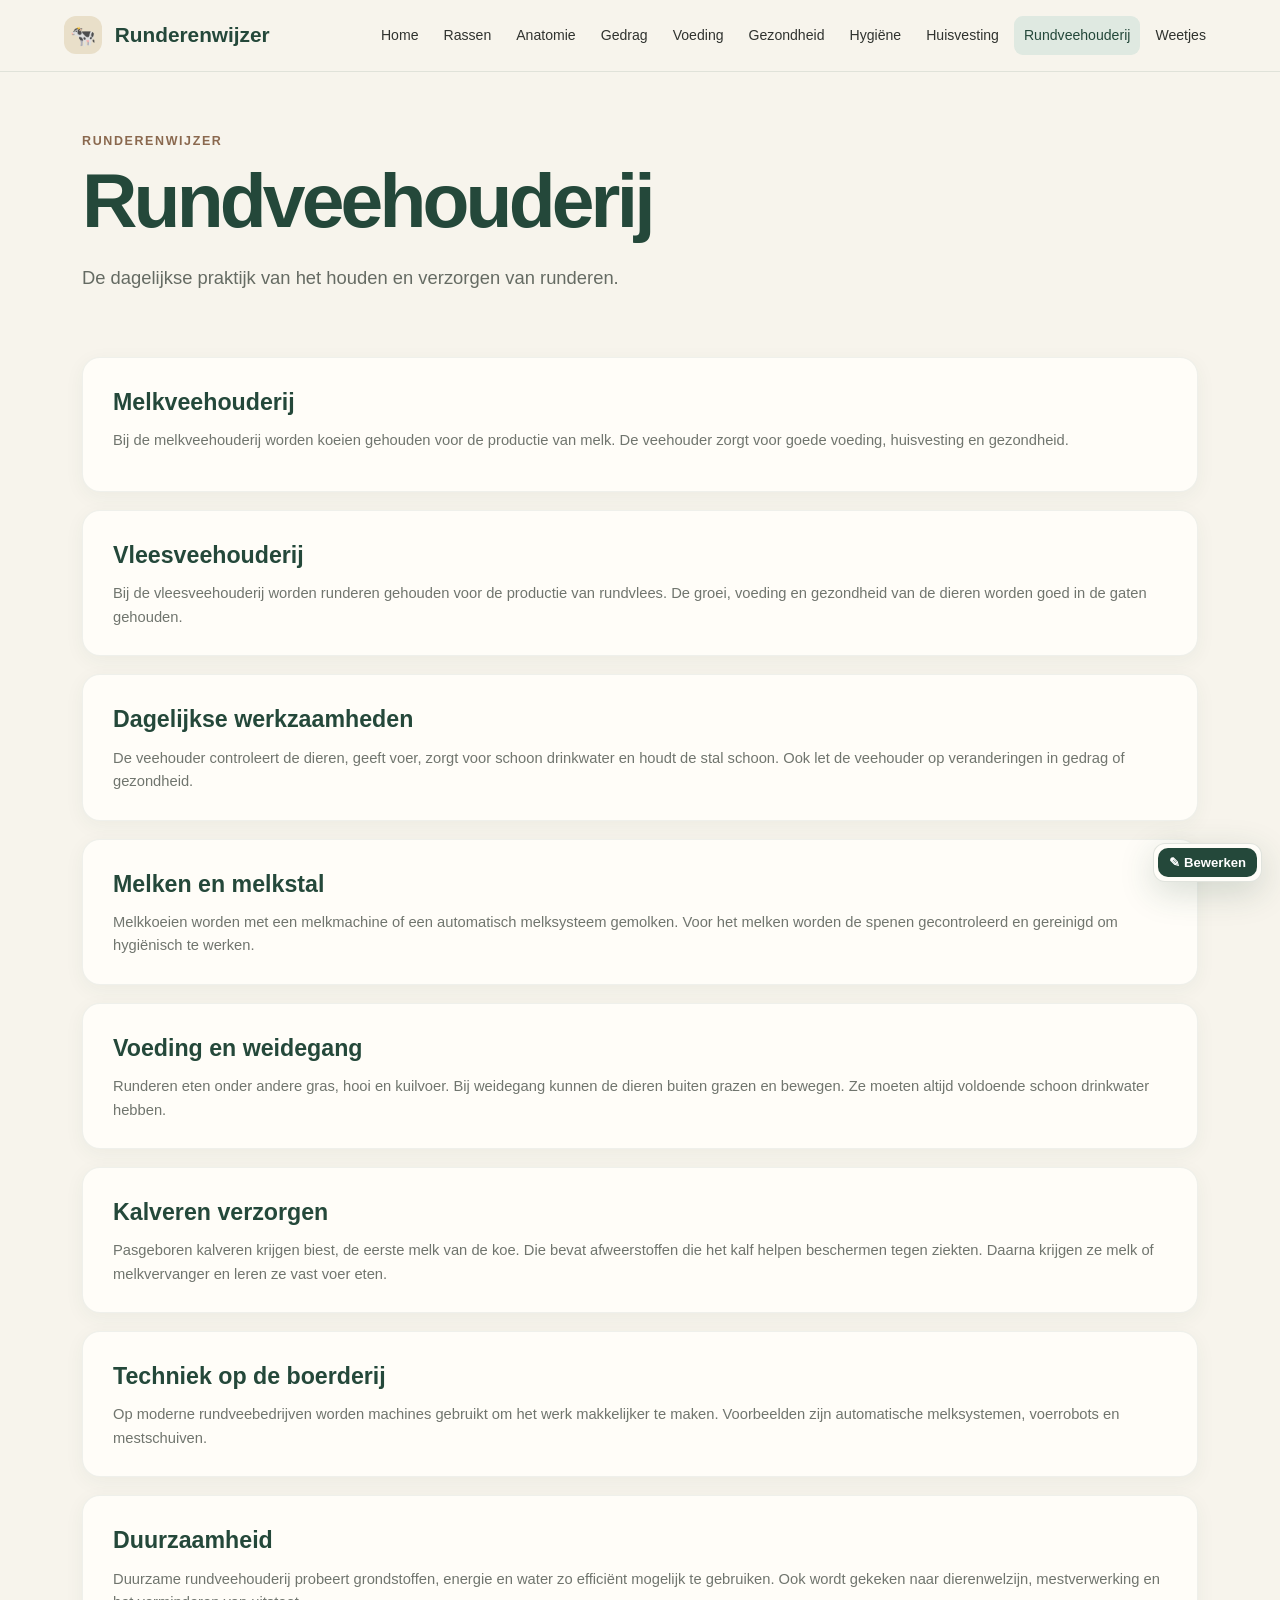
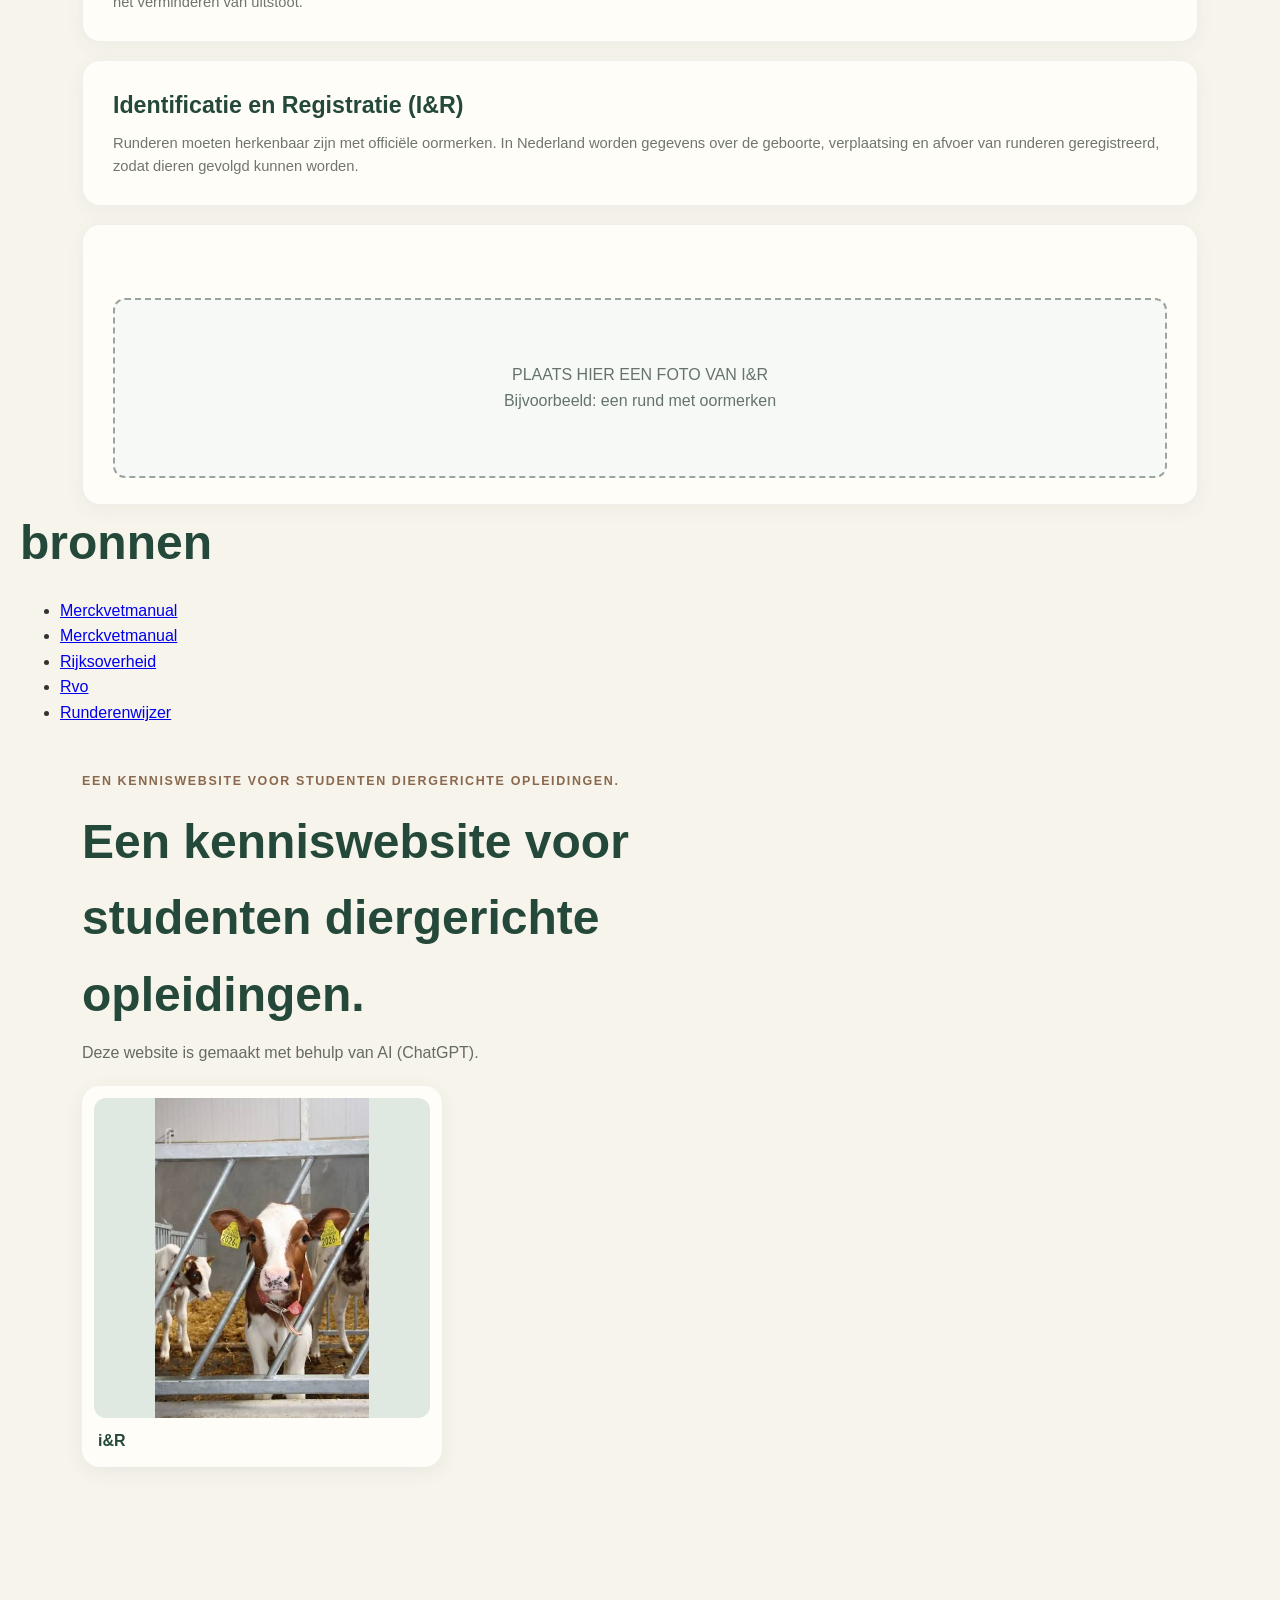
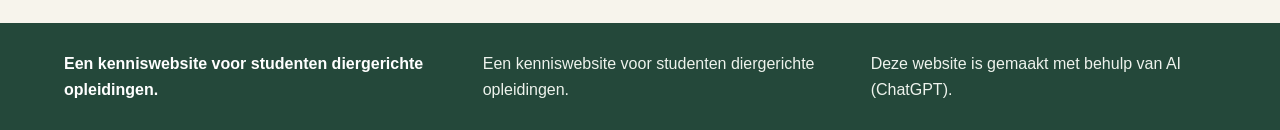
<file: rundveehouderij.html>
<!DOCTYPE html>
<html lang="nl"><head>
<meta charset="UTF-8">
<meta name="viewport" content="width=device-width, initial-scale=1.0">
<title>Rundveehouderij | Runderenwijzer</title>
<link rel="stylesheet" href="css/style.css?v=16">
</head>
<body class="">
<header class="site-header">
<a class="logo" href="index.html"><span class="logo-mark">🐄</span> Runderenwijzer</a>
<nav aria-label="Hoofdnavigatie">
<a href="index.html">Home</a><a href="rassen.html">Rassen</a><a href="anatomie.html">Anatomie</a><a href="gedrag.html">Gedrag</a><a href="voeding.html">Voeding</a><a href="gezondheid.html">Gezondheid</a><a href="hygiene.html">Hygiëne</a><a href="huisvesting.html">Huisvesting</a><a class="active" href="rundveehouderij.html">Rundveehouderij</a><a href="weetjes.html">Weetjes</a>
</nav>
</header>
<main class="assignment-page">
<section class="intro assignment-intro">
<p class="eyebrow">Runderenwijzer</p>
<h1>Rundveehouderij</h1>
<p class="lead">De dagelijkse praktijk van het houden en verzorgen van runderen.</p>
</section>
<section class="assignment-grid">
<article class="topic-card assignment-card"><h2>Melkveehouderij</h2><p><span data-d-text-flow="word" data-d-stream-word="">Bij </span><span data-d-text-flow="word" data-d-stream-word="">de </span><span data-d-text-flow="word" data-d-stream-word="">melkveehouderij </span><span data-d-text-flow="word" data-d-stream-word="">worden </span><span data-d-text-flow="word" data-d-stream-word="">koeien </span><span data-d-text-flow="word" data-d-stream-word="">gehouden </span><span data-d-text-flow="word" data-d-stream-word="">voor </span><span data-d-text-flow="word" data-d-stream-word="">de </span><span data-d-text-flow="word" data-d-stream-word="">productie </span><span data-d-text-flow="word" data-d-stream-word="">van </span><span data-d-text-flow="word" data-d-stream-word="">melk. </span><span data-d-text-flow="word" data-d-stream-word="">De </span><span data-d-text-flow="word" data-d-stream-word="">veehouder </span><span data-d-text-flow="word" data-d-stream-word="">zorgt </span><span data-d-text-flow="word" data-d-stream-word="">voor </span><span data-d-text-flow="word" data-d-stream-word="">goede </span><span data-d-text-flow="word" data-d-stream-word="">voeding, </span><span data-d-text-flow="word" data-d-stream-word="">huisvesting </span><span data-d-text-flow="word" data-d-stream-word="">en </span><span data-d-text-flow="word" data-d-stream-word="">gezondheid.</span></p></article>
<article class="topic-card assignment-card"><h2>Vleesveehouderij</h2><p><span data-d-text-flow="word" data-d-stream-word="">Bij </span><span data-d-text-flow="word" data-d-stream-word="">de </span><span data-d-text-flow="word" data-d-stream-word="">vleesveehouderij </span><span data-d-text-flow="word" data-d-stream-word="">worden </span><span data-d-text-flow="word" data-d-stream-word="">runderen </span><span data-d-text-flow="word" data-d-stream-word="">gehouden </span><span data-d-text-flow="word" data-d-stream-word="">voor </span><span data-d-text-flow="word" data-d-stream-word="">de </span><span data-d-text-flow="word" data-d-stream-word="">productie </span><span data-d-text-flow="word" data-d-stream-word="">van </span><span data-d-text-flow="word" data-d-stream-word="">rundvlees. </span><span data-d-text-flow="word" data-d-stream-word="">De </span><span data-d-text-flow="word" data-d-stream-word="">groei, </span><span data-d-text-flow="word" data-d-stream-word="">voeding </span><span data-d-text-flow="word" data-d-stream-word="">en </span><span data-d-text-flow="word" data-d-stream-word="">gezondheid </span><span data-d-text-flow="word" data-d-stream-word="">van </span><span data-d-text-flow="word" data-d-stream-word="">de </span><span data-d-text-flow="word" data-d-stream-word="">dieren </span><span data-d-text-flow="word" data-d-stream-word="">worden </span><span data-d-text-flow="word" data-d-stream-word="">goed </span><span data-d-text-flow="word" data-d-stream-word="">in </span><span data-d-text-flow="word" data-d-stream-word="">de </span><span data-d-text-flow="word" data-d-stream-word="">gaten </span><span data-d-text-flow="word" data-d-stream-word="">gehouden.</span></p></article>
<article class="topic-card assignment-card"><h2>Dagelijkse werkzaamheden</h2><p><span data-d-text-flow="word" data-d-stream-word="">De </span><span data-d-text-flow="word" data-d-stream-word="">veehouder </span><span data-d-text-flow="word" data-d-stream-word="">controleert </span><span data-d-text-flow="word" data-d-stream-word="">de </span><span data-d-text-flow="word" data-d-stream-word="">dieren, </span><span data-d-text-flow="word" data-d-stream-word="">geeft </span><span data-d-text-flow="word" data-d-stream-word="">voer, </span><span data-d-text-flow="word" data-d-stream-word="">zorgt </span><span data-d-text-flow="word" data-d-stream-word="">voor </span><span data-d-text-flow="word" data-d-stream-word="">schoon </span><span data-d-text-flow="word" data-d-stream-word="">drinkwater </span><span data-d-text-flow="word" data-d-stream-word="">en </span><span data-d-text-flow="word" data-d-stream-word="">houdt </span><span data-d-text-flow="word" data-d-stream-word="">de </span><span data-d-text-flow="word" data-d-stream-word="">stal </span><span data-d-text-flow="word" data-d-stream-word="">schoon. </span><span data-d-text-flow="word" data-d-stream-word="">Ook </span><span data-d-text-flow="word" data-d-stream-word="">let </span><span data-d-text-flow="word" data-d-stream-word="">de </span><span data-d-text-flow="word" data-d-stream-word="">veehouder </span><span data-d-text-flow="word" data-d-stream-word="">op </span><span data-d-text-flow="word" data-d-stream-word="">veranderingen </span><span data-d-text-flow="word" data-d-stream-word="">in </span><span data-d-text-flow="word" data-d-stream-word="">gedrag </span><span data-d-text-flow="word" data-d-stream-word="">of </span><span data-d-text-flow="word" data-d-stream-word="">gezondheid.</span></p></article>
<article class="topic-card assignment-card"><h2>Melken en melkstal</h2><p><span data-d-text-flow="word" data-d-stream-word="">Melkkoeien </span><span data-d-text-flow="word" data-d-stream-word="">worden </span><span data-d-text-flow="word" data-d-stream-word="">met </span><span data-d-text-flow="word" data-d-stream-word="">een </span><span data-d-text-flow="word" data-d-stream-word="">melkmachine </span><span data-d-text-flow="word" data-d-stream-word="">of </span><span data-d-text-flow="word" data-d-stream-word="">een </span><span data-d-text-flow="word" data-d-stream-word="">automatisch </span><span data-d-text-flow="word" data-d-stream-word="">melksysteem </span><span data-d-text-flow="word" data-d-stream-word="">gemolken. </span><span data-d-text-flow="word" data-d-stream-word="">Voor </span><span data-d-text-flow="word" data-d-stream-word="">het </span><span data-d-text-flow="word" data-d-stream-word="">melken </span><span data-d-text-flow="word" data-d-stream-word="">worden </span><span data-d-text-flow="word" data-d-stream-word="">de </span><span data-d-text-flow="word" data-d-stream-word="">spenen </span><span data-d-text-flow="word" data-d-stream-word="">gecontroleerd </span><span data-d-text-flow="word" data-d-stream-word="">en </span><span data-d-text-flow="word" data-d-stream-word="">gereinigd </span><span data-d-text-flow="word" data-d-stream-word="">om </span><span data-d-text-flow="word" data-d-stream-word="">hygiënisch </span><span data-d-text-flow="word" data-d-stream-word="">te </span><span data-d-text-flow="word" data-d-stream-word="">werken.</span></p></article>
<article class="topic-card assignment-card"><h2>Voeding en weidegang</h2><p><span data-d-text-flow="word" data-d-stream-word="">Runderen </span><span data-d-text-flow="word" data-d-stream-word="">eten </span><span data-d-text-flow="word" data-d-stream-word="">onder </span><span data-d-text-flow="word" data-d-stream-word="">andere </span><span data-d-text-flow="word" data-d-stream-word="">gras, </span><span data-d-text-flow="word" data-d-stream-word="">hooi </span><span data-d-text-flow="word" data-d-stream-word="">en </span><span data-d-text-flow="word" data-d-stream-word="">kuilvoer. </span><span data-d-text-flow="word" data-d-stream-word="">Bij </span><span data-d-text-flow="word" data-d-stream-word="">weidegang </span><span data-d-text-flow="word" data-d-stream-word="">kunnen </span><span data-d-text-flow="word" data-d-stream-word="">de </span><span data-d-text-flow="word" data-d-stream-word="">dieren </span><span data-d-text-flow="word" data-d-stream-word="">buiten </span><span data-d-text-flow="word" data-d-stream-word="">grazen </span><span data-d-text-flow="word" data-d-stream-word="">en </span><span data-d-text-flow="word" data-d-stream-word="">bewegen. </span><span data-d-text-flow="word" data-d-stream-word="">Ze </span><span data-d-text-flow="word" data-d-stream-word="">moeten </span><span data-d-text-flow="word" data-d-stream-word="">altijd </span><span data-d-text-flow="word" data-d-stream-word="">voldoende </span><span data-d-text-flow="word" data-d-stream-word="">schoon </span><span data-d-text-flow="word" data-d-stream-word="">drinkwater </span><span data-d-text-flow="word" data-d-stream-word="">hebben.</span></p></article>
<article class="topic-card assignment-card"><h2>Kalveren verzorgen</h2><p><span data-d-text-flow="word" data-d-stream-word="">Pasgeboren </span><span data-d-text-flow="word" data-d-stream-word="">kalveren </span><span data-d-text-flow="word" data-d-stream-word="">krijgen </span><span data-d-text-flow="word" data-d-stream-word="">biest, </span><span data-d-text-flow="word" data-d-stream-word="">de </span><span data-d-text-flow="word" data-d-stream-word="">eerste </span><span data-d-text-flow="word" data-d-stream-word="">melk </span><span data-d-text-flow="word" data-d-stream-word="">van </span><span data-d-text-flow="word" data-d-stream-word="">de </span><span data-d-text-flow="word" data-d-stream-word="">koe. </span><span data-d-text-flow="word" data-d-stream-word="">Die </span><span data-d-text-flow="word" data-d-stream-word="">bevat </span><span data-d-text-flow="word" data-d-stream-word="">afweerstoffen </span><span data-d-text-flow="word" data-d-stream-word="">die </span><span data-d-text-flow="word" data-d-stream-word="">het </span><span data-d-text-flow="word" data-d-stream-word="">kalf </span><span data-d-text-flow="word" data-d-stream-word="">helpen </span><span data-d-text-flow="word" data-d-stream-word="">beschermen </span><span data-d-text-flow="word" data-d-stream-word="">tegen </span><span data-d-text-flow="word" data-d-stream-word="">ziekten. </span><span data-d-text-flow="word" data-d-stream-word="">Daarna </span><span data-d-text-flow="word" data-d-stream-word="">krijgen </span><span data-d-text-flow="word" data-d-stream-word="">ze </span><span data-d-text-flow="word" data-d-stream-word="">melk </span><span data-d-text-flow="word" data-d-stream-word="">of </span><span data-d-text-flow="word" data-d-stream-word="">melkvervanger </span><span data-d-text-flow="word" data-d-stream-word="">en </span><span data-d-text-flow="word" data-d-stream-word="">leren </span><span data-d-text-flow="word" data-d-stream-word="">ze </span><span data-d-text-flow="word" data-d-stream-word="">vast </span><span data-d-text-flow="word" data-d-stream-word="">voer </span><span data-d-text-flow="word" data-d-stream-word="">eten.</span></p></article>
<article class="topic-card assignment-card"><h2>Techniek op de boerderij</h2><p><span data-d-text-flow="word" data-d-stream-word="">Op </span><span data-d-text-flow="word" data-d-stream-word="">moderne </span><span data-d-text-flow="word" data-d-stream-word="">rundveebedrijven </span><span data-d-text-flow="word" data-d-stream-word="">worden </span><span data-d-text-flow="word" data-d-stream-word="">machines </span><span data-d-text-flow="word" data-d-stream-word="">gebruikt </span><span data-d-text-flow="word" data-d-stream-word="">om </span><span data-d-text-flow="word" data-d-stream-word="">het </span><span data-d-text-flow="word" data-d-stream-word="">werk </span><span data-d-text-flow="word" data-d-stream-word="">makkelijker </span><span data-d-text-flow="word" data-d-stream-word="">te </span><span data-d-text-flow="word" data-d-stream-word="">maken. </span><span data-d-text-flow="word" data-d-stream-word="">Voorbeelden </span><span data-d-text-flow="word" data-d-stream-word="">zijn </span><span data-d-text-flow="word" data-d-stream-word="">automatische </span><span data-d-text-flow="word" data-d-stream-word="">melksystemen, </span><span data-d-text-flow="word" data-d-stream-word="">voerrobots </span><span data-d-text-flow="word" data-d-stream-word="">en </span><span data-d-text-flow="word" data-d-stream-word="">mestschuiven.</span></p></article>
<article class="topic-card assignment-card"><h2>Duurzaamheid</h2><p><span data-d-text-flow="word" data-d-stream-word="">Duurzame </span><span data-d-text-flow="word" data-d-stream-word="">rundveehouderij </span><span data-d-text-flow="word" data-d-stream-word="">probeert </span><span data-d-text-flow="word" data-d-stream-word="">grondstoffen, </span><span data-d-text-flow="word" data-d-stream-word="">energie </span><span data-d-text-flow="word" data-d-stream-word="">en </span><span data-d-text-flow="word" data-d-stream-word="">water </span><span data-d-text-flow="word" data-d-stream-word="">zo </span><span data-d-text-flow="word" data-d-stream-word="">efficiënt </span><span data-d-text-flow="word" data-d-stream-word="">mogelijk </span><span data-d-text-flow="word" data-d-stream-word="">te </span><span data-d-text-flow="word" data-d-stream-word="">gebruiken. </span><span data-d-text-flow="word" data-d-stream-word="">Ook </span><span data-d-text-flow="word" data-d-stream-word="">wordt </span><span data-d-text-flow="word" data-d-stream-word="">gekeken </span><span data-d-text-flow="word" data-d-stream-word="">naar </span><span data-d-text-flow="word" data-d-stream-word="">dierenwelzijn, </span><span data-d-text-flow="word" data-d-stream-word="">mestverwerking </span><span data-d-text-flow="word" data-d-stream-word="">en </span><span data-d-text-flow="word" data-d-stream-word="">het </span><span data-d-text-flow="word" data-d-stream-word="">verminderen </span><span data-d-text-flow="word" data-d-stream-word="">van </span><span data-d-text-flow="word" data-d-stream-word="">uitstoot.</span></p></article>
<article class="topic-card assignment-card"><h2>Identificatie en Registratie (I&amp;R)</h2><p><span data-d-text-flow="word" data-d-stream-word="">Runderen </span><span data-d-text-flow="word" data-d-stream-word="">moeten </span><span data-d-text-flow="word" data-d-stream-word="">herkenbaar </span><span data-d-text-flow="word" data-d-stream-word="">zijn </span><span data-d-text-flow="word" data-d-stream-word="">met </span><span data-d-text-flow="word" data-d-stream-word="">officiële </span><span data-d-text-flow="word" data-d-stream-word="">oormerken. </span><span data-d-text-flow="word" data-d-stream-word="">In </span><span data-d-text-flow="word" data-d-stream-word="">Nederland </span><span data-d-text-flow="word" data-d-stream-word="">worden </span><span data-d-text-flow="word" data-d-stream-word="">gegevens </span><span data-d-text-flow="word" data-d-stream-word="">over </span><span data-d-text-flow="word" data-d-stream-word="">de </span><span data-d-text-flow="word" data-d-stream-word="">geboorte, </span><span data-d-text-flow="word" data-d-stream-word="">verplaatsing </span><span data-d-text-flow="word" data-d-stream-word="">en </span><span data-d-text-flow="word" data-d-stream-word="">afvoer </span><span data-d-text-flow="word" data-d-stream-word="">van </span><span data-d-text-flow="word" data-d-stream-word="">runderen </span><span data-d-text-flow="word" data-d-stream-word="">geregistreerd, </span><span data-d-text-flow="word" data-d-stream-word="">zodat </span><span data-d-text-flow="word" data-d-stream-word="">dieren </span><span data-d-text-flow="word" data-d-stream-word="">gevolgd </span><span data-d-text-flow="word" data-d-stream-word="">kunnen </span><span data-d-text-flow="word" data-d-stream-word="">worden.</span></p></article>
<article class="topic-card assignment-card"><h3><br></h3><div style="min-height:180px;border:2px dashed #9aa5a0;border-radius:12px;display:flex;align-items:center;justify-content:center;text-align:center;padding:16px;color:#66736d;background:#f7f9f7;">PLAATS HIER EEN FOTO VAN I&amp;R<br>Bijvoorbeeld: een rund met oormerken</div></article>
</section>
<section class="anatomy-sources"><h2>bronnen</h2><ul><li><a href="https://www.wur.nl/nl/onderzoek/producten-diensten/handboek-melkveehouderij?utm_source=chatgpt.com" target="_blank" rel="noopener noreferrer">Merckvetmanual</a></li><li><a href="https://www.merckvetmanual.com/management-and-nutrition/nutrition-beef-cattle/feeding-and-nutritional-management-of-beef-cattle?utm_source=chatgpt.com" target="_blank" rel="noopener noreferrer">Merckvetmanual</a></li><li><a href="https://www.merckvetmanual.com/management-and-nutrition/nutrition-dairy-cattle/feeding-young-dairy-calves?utm_source=chatgpt.com" target="_blank" rel="noopener noreferrer">Rijksoverheid</a></li><li><a href="https://www.rijksoverheid.nl/themas/economie/veehouderij/duurzame-veehouderij?utm_source=chatgpt.com" target="_blank" rel="noopener noreferrer">Rvo</a></li><li><a href="https://www.rvo.nl/onderwerpen/identificatie-en-registratie-dieren/runderen-melden/runderen-merken?utm_source=chatgpt.com" target="_blank" rel="noopener noreferrer">Runderenwijzer</a></li></ul></section>
<section id="userAddedImages" class="user-added-images"><div class="section-heading"><p class="eyebrow">Een kenniswebsite voor studenten diergerichte opleidingen.</p><h2>Een kenniswebsite voor studenten diergerichte opleidingen.</h2><p>Deze website is gemaakt met behulp van AI (ChatGPT).</p></div><div class="user-images-grid"><article class="user-image-item"><img src="[data-uri]" alt="images (5).jpg" class="user-added-image editable-image"><p>i&amp;R</p></article></div></section></main>
<footer><strong>Een kenniswebsite voor studenten diergerichte opleidingen.</strong><span>Een kenniswebsite voor studenten diergerichte opleidingen.</span><span>Deze website is gemaakt met behulp van AI (ChatGPT).</span>
</footer>
<script src="js/script.js?v=17"></script>

</body></html>
</file>
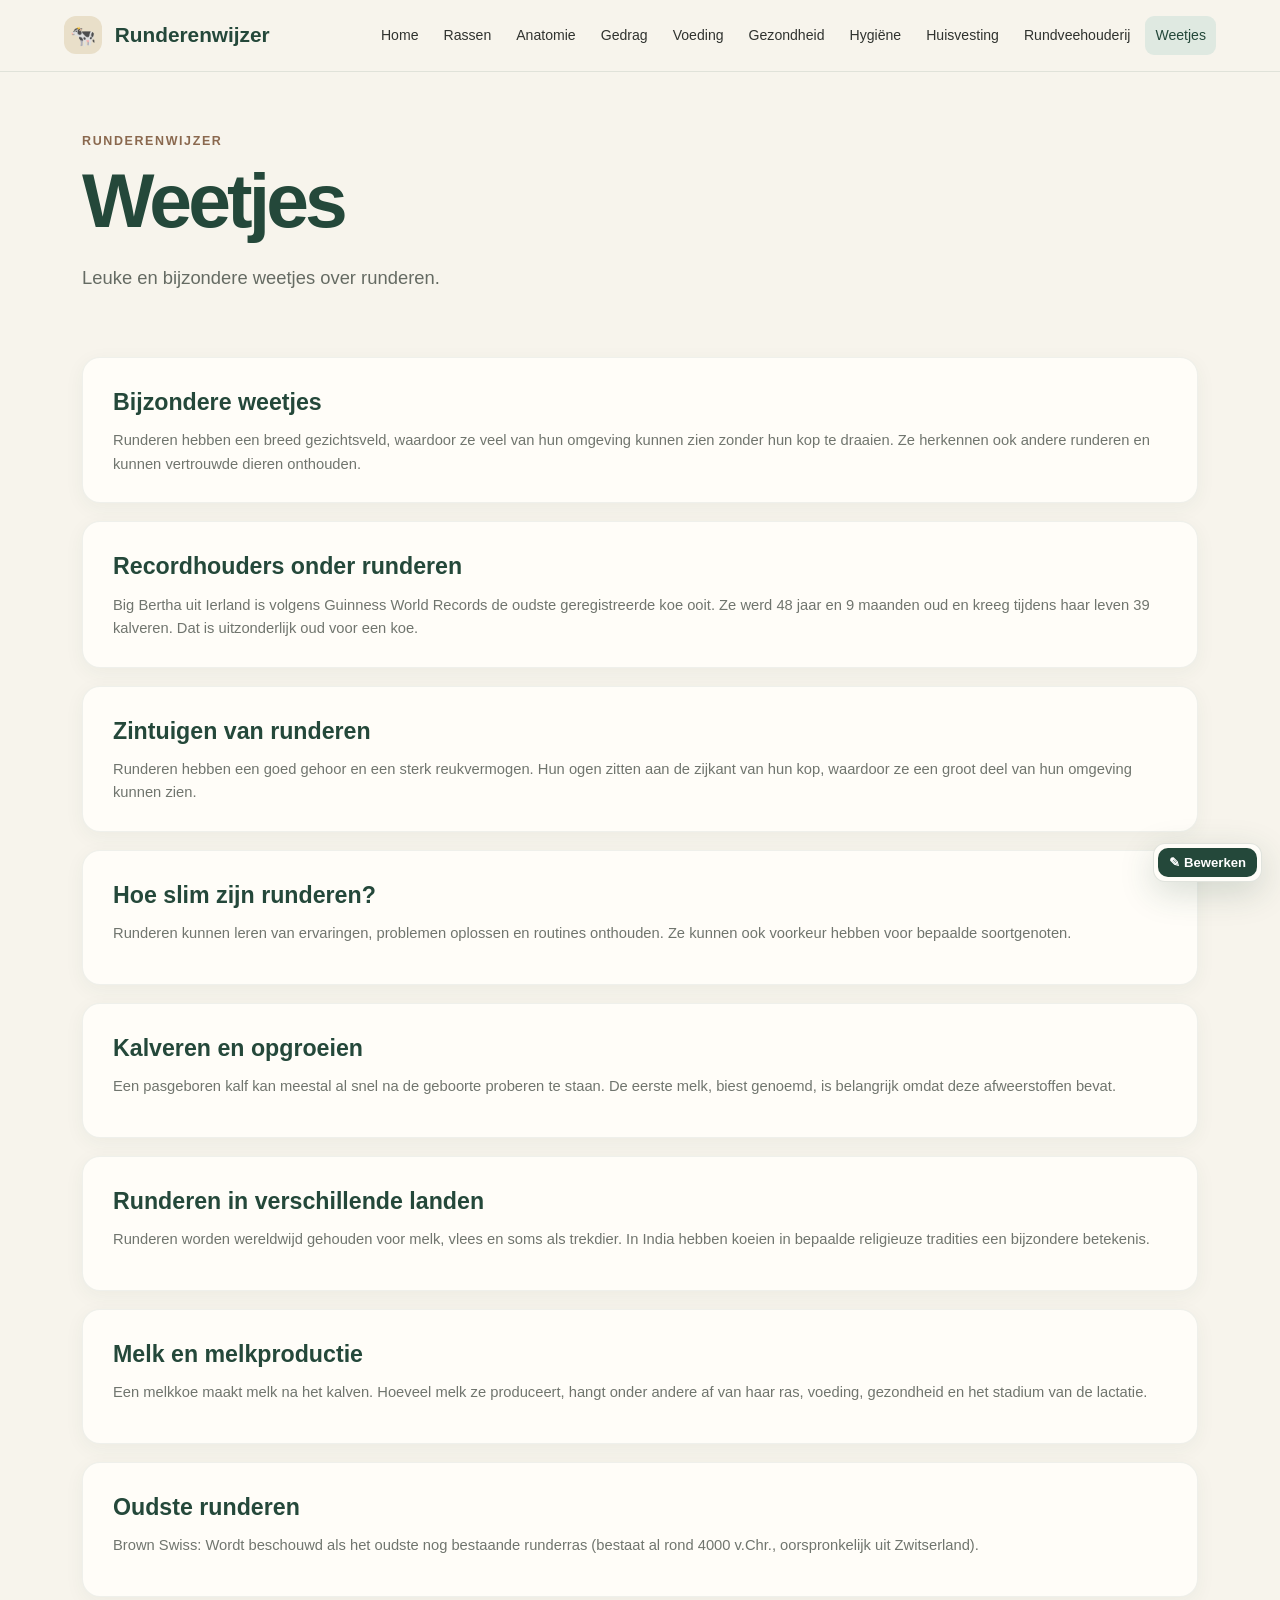
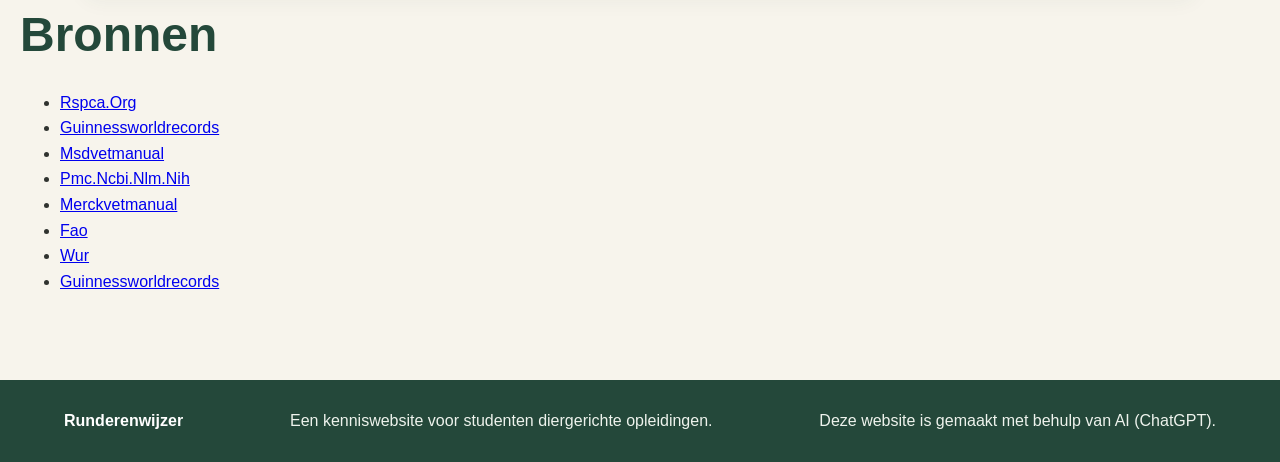
<file: weetjes.html>
<!DOCTYPE html>
<html lang="nl"><head>
<meta charset="UTF-8">
<meta name="viewport" content="width=device-width, initial-scale=1.0">
<title>Weetjes | Runderenwijzer</title>
<link rel="stylesheet" href="css/style.css?v=16">
</head>
<body class="">
<header class="site-header">
<a class="logo" href="index.html"><span class="logo-mark">🐄</span> Runderenwijzer</a>
<nav aria-label="Hoofdnavigatie">
<a href="index.html">Home</a><a href="rassen.html">Rassen</a><a href="anatomie.html">Anatomie</a><a href="gedrag.html">Gedrag</a><a href="voeding.html">Voeding</a><a href="gezondheid.html">Gezondheid</a><a href="hygiene.html">Hygiëne</a><a href="huisvesting.html">Huisvesting</a><a href="rundveehouderij.html">Rundveehouderij</a><a class="active" href="weetjes.html">Weetjes</a>
</nav>
</header>
<main class="assignment-page">
<section class="intro assignment-intro">
<p class="eyebrow">Runderenwijzer</p>
<h1>Weetjes</h1>
<p class="lead">Leuke en bijzondere weetjes over runderen.</p>
</section>
<section class="assignment-grid">
<article class="topic-card assignment-card"><h2>Bijzondere weetjes</h2><p><span data-d-text-flow="word" data-d-stream-word="">Runderen </span><span data-d-text-flow="word" data-d-stream-word="">hebben </span><span data-d-text-flow="word" data-d-stream-word="">een </span><span data-d-text-flow="word" data-d-stream-word="">breed </span><span data-d-text-flow="word" data-d-stream-word="">gezichtsveld, </span><span data-d-text-flow="word" data-d-stream-word="">waardoor </span><span data-d-text-flow="word" data-d-stream-word="">ze </span><span data-d-text-flow="word" data-d-stream-word="">veel </span><span data-d-text-flow="word" data-d-stream-word="">van </span><span data-d-text-flow="word" data-d-stream-word="">hun </span><span data-d-text-flow="word" data-d-stream-word="">omgeving </span><span data-d-text-flow="word" data-d-stream-word="">kunnen </span><span data-d-text-flow="word" data-d-stream-word="">zien </span><span data-d-text-flow="word" data-d-stream-word="">zonder </span><span data-d-text-flow="word" data-d-stream-word="">hun </span><span data-d-text-flow="word" data-d-stream-word="">kop </span><span data-d-text-flow="word" data-d-stream-word="">te </span><span data-d-text-flow="word" data-d-stream-word="">draaien. </span><span data-d-text-flow="word" data-d-stream-word="">Ze </span><span data-d-text-flow="word" data-d-stream-word="">herkennen </span><span data-d-text-flow="word" data-d-stream-word="">ook </span><span data-d-text-flow="word" data-d-stream-word="">andere </span><span data-d-text-flow="word" data-d-stream-word="">runderen </span><span data-d-text-flow="word" data-d-stream-word="">en </span><span data-d-text-flow="word" data-d-stream-word="">kunnen </span><span data-d-text-flow="word" data-d-stream-word="">vertrouwde </span><span data-d-text-flow="word" data-d-stream-word="">dieren </span><span data-d-text-flow="word" data-d-stream-word="">onthouden.</span></p></article>
<article class="topic-card assignment-card"><h2>Recordhouders onder runderen</h2><p><span data-d-text-flow="word" data-d-stream-word="">Big </span><span data-d-text-flow="word" data-d-stream-word="">Bertha </span><span data-d-text-flow="word" data-d-stream-word="">uit </span><span data-d-text-flow="word" data-d-stream-word="">Ierland </span><span data-d-text-flow="word" data-d-stream-word="">is </span><span data-d-text-flow="word" data-d-stream-word="">volgens </span><span data-d-text-flow="word" data-d-stream-word="">Guinness </span><span data-d-text-flow="word" data-d-stream-word="">World </span><span data-d-text-flow="word" data-d-stream-word="">Records </span><span data-d-text-flow="word" data-d-stream-word="">de </span><span data-d-text-flow="word" data-d-stream-word="">oudste </span><span data-d-text-flow="word" data-d-stream-word="">geregistreerde </span><span data-d-text-flow="word" data-d-stream-word="">koe </span><span data-d-text-flow="word" data-d-stream-word="">ooit. </span><span data-d-text-flow="word" data-d-stream-word="">Ze </span><span data-d-text-flow="word" data-d-stream-word="">werd </span><span data-d-text-flow="word" data-d-stream-word="">48 </span><span data-d-text-flow="word" data-d-stream-word="">jaar </span><span data-d-text-flow="word" data-d-stream-word="">en </span><span data-d-text-flow="word" data-d-stream-word="">9 </span><span data-d-text-flow="word" data-d-stream-word="">maanden </span><span data-d-text-flow="word" data-d-stream-word="">oud </span><span data-d-text-flow="word" data-d-stream-word="">en </span><span data-d-text-flow="word" data-d-stream-word="">kreeg </span><span data-d-text-flow="word" data-d-stream-word="">tijdens </span><span data-d-text-flow="word" data-d-stream-word="">haar </span><span data-d-text-flow="word" data-d-stream-word="">leven </span><span data-d-text-flow="word" data-d-stream-word="">39 </span><span data-d-text-flow="word" data-d-stream-word="">kalveren. </span><span data-d-text-flow="word" data-d-stream-word="">Dat </span><span data-d-text-flow="word" data-d-stream-word="">is </span><span data-d-text-flow="word" data-d-stream-word="">uitzonderlijk </span><span data-d-text-flow="word" data-d-stream-word="">oud </span><span data-d-text-flow="word" data-d-stream-word="">voor </span><span data-d-text-flow="word" data-d-stream-word="">een </span><span data-d-text-flow="word" data-d-stream-word="">koe.</span></p></article>
<article class="topic-card assignment-card"><h2>Zintuigen van runderen</h2><p><span data-d-text-flow="word" data-d-stream-word="">Runderen </span><span data-d-text-flow="word" data-d-stream-word="">hebben </span><span data-d-text-flow="word" data-d-stream-word="">een </span><span data-d-text-flow="word" data-d-stream-word="">goed </span><span data-d-text-flow="word" data-d-stream-word="">gehoor </span><span data-d-text-flow="word" data-d-stream-word="">en </span><span data-d-text-flow="word" data-d-stream-word="">een </span><span data-d-text-flow="word" data-d-stream-word="">sterk </span><span data-d-text-flow="word" data-d-stream-word="">reukvermogen. </span><span data-d-text-flow="word" data-d-stream-word="">Hun </span><span data-d-text-flow="word" data-d-stream-word="">ogen </span><span data-d-text-flow="word" data-d-stream-word="">zitten </span><span data-d-text-flow="word" data-d-stream-word="">aan </span><span data-d-text-flow="word" data-d-stream-word="">de </span><span data-d-text-flow="word" data-d-stream-word="">zijkant </span><span data-d-text-flow="word" data-d-stream-word="">van </span><span data-d-text-flow="word" data-d-stream-word="">hun </span><span data-d-text-flow="word" data-d-stream-word="">kop, </span><span data-d-text-flow="word" data-d-stream-word="">waardoor </span><span data-d-text-flow="word" data-d-stream-word="">ze </span><span data-d-text-flow="word" data-d-stream-word="">een </span><span data-d-text-flow="word" data-d-stream-word="">groot </span><span data-d-text-flow="word" data-d-stream-word="">deel </span><span data-d-text-flow="word" data-d-stream-word="">van </span><span data-d-text-flow="word" data-d-stream-word="">hun </span><span data-d-text-flow="word" data-d-stream-word="">omgeving </span><span data-d-text-flow="word" data-d-stream-word="">kunnen </span><span data-d-text-flow="word" data-d-stream-word="">zien.</span></p></article>
<article class="topic-card assignment-card"><h2>Hoe slim zijn runderen?</h2><p><span data-d-text-flow="word" data-d-stream-word="">Runderen </span><span data-d-text-flow="word" data-d-stream-word="">kunnen </span><span data-d-text-flow="word" data-d-stream-word="">leren </span><span data-d-text-flow="word" data-d-stream-word="">van </span><span data-d-text-flow="word" data-d-stream-word="">ervaringen, </span><span data-d-text-flow="word" data-d-stream-word="">problemen </span><span data-d-text-flow="word" data-d-stream-word="">oplossen </span><span data-d-text-flow="word" data-d-stream-word="">en </span><span data-d-text-flow="word" data-d-stream-word="">routines </span><span data-d-text-flow="word" data-d-stream-word="">onthouden. </span><span data-d-text-flow="word" data-d-stream-word="">Ze </span><span data-d-text-flow="word" data-d-stream-word="">kunnen </span><span data-d-text-flow="word" data-d-stream-word="">ook </span><span data-d-text-flow="word" data-d-stream-word="">voorkeur </span><span data-d-text-flow="word" data-d-stream-word="">hebben </span><span data-d-text-flow="word" data-d-stream-word="">voor </span><span data-d-text-flow="word" data-d-stream-word="">bepaalde </span><span data-d-text-flow="word" data-d-stream-word="">soortgenoten.</span></p></article>
<article class="topic-card assignment-card"><h2>Kalveren en opgroeien</h2><p><span data-d-text-flow="word" data-d-stream-word="">Een </span><span data-d-text-flow="word" data-d-stream-word="">pasgeboren </span><span data-d-text-flow="word" data-d-stream-word="">kalf </span><span data-d-text-flow="word" data-d-stream-word="">kan </span><span data-d-text-flow="word" data-d-stream-word="">meestal </span><span data-d-text-flow="word" data-d-stream-word="">al </span><span data-d-text-flow="word" data-d-stream-word="">snel </span><span data-d-text-flow="word" data-d-stream-word="">na </span><span data-d-text-flow="word" data-d-stream-word="">de </span><span data-d-text-flow="word" data-d-stream-word="">geboorte </span><span data-d-text-flow="word" data-d-stream-word="">proberen </span><span data-d-text-flow="word" data-d-stream-word="">te </span><span data-d-text-flow="word" data-d-stream-word="">staan. </span><span data-d-text-flow="word" data-d-stream-word="">De </span><span data-d-text-flow="word" data-d-stream-word="">eerste </span><span data-d-text-flow="word" data-d-stream-word="">melk, </span><span data-d-text-flow="word" data-d-stream-word="">biest </span><span data-d-text-flow="word" data-d-stream-word="">genoemd, </span><span data-d-text-flow="word" data-d-stream-word="">is </span><span data-d-text-flow="word" data-d-stream-word="">belangrijk </span><span data-d-text-flow="word" data-d-stream-word="">omdat </span><span data-d-text-flow="word" data-d-stream-word="">deze </span><span data-d-text-flow="word" data-d-stream-word="">afweerstoffen </span><span data-d-text-flow="word" data-d-stream-word="">bevat.</span></p></article>
<article class="topic-card assignment-card"><h2>Runderen in verschillende landen</h2><p><span data-d-text-flow="word" data-d-stream-word="">Runderen </span><span data-d-text-flow="word" data-d-stream-word="">worden </span><span data-d-text-flow="word" data-d-stream-word="">wereldwijd </span><span data-d-text-flow="word" data-d-stream-word="">gehouden </span><span data-d-text-flow="word" data-d-stream-word="">voor </span><span data-d-text-flow="word" data-d-stream-word="">melk, </span><span data-d-text-flow="word" data-d-stream-word="">vlees </span><span data-d-text-flow="word" data-d-stream-word="">en </span><span data-d-text-flow="word" data-d-stream-word="">soms </span><span data-d-text-flow="word" data-d-stream-word="">als </span><span data-d-text-flow="word" data-d-stream-word="">trekdier. </span><span data-d-text-flow="word" data-d-stream-word="">In </span><span data-d-text-flow="word" data-d-stream-word="">India </span><span data-d-text-flow="word" data-d-stream-word="">hebben </span><span data-d-text-flow="word" data-d-stream-word="">koeien </span><span data-d-text-flow="word" data-d-stream-word="">in </span><span data-d-text-flow="word" data-d-stream-word="">bepaalde </span><span data-d-text-flow="word" data-d-stream-word="">religieuze </span><span data-d-text-flow="word" data-d-stream-word="">tradities </span><span data-d-text-flow="word" data-d-stream-word="">een </span><span data-d-text-flow="word" data-d-stream-word="">bijzondere </span><span data-d-text-flow="word" data-d-stream-word="">betekenis.</span></p></article>
<article class="topic-card assignment-card"><h2>Melk en melkproductie</h2><p><span data-d-text-flow="word" data-d-stream-word="">Een </span><span data-d-text-flow="word" data-d-stream-word="">melkkoe </span><span data-d-text-flow="word" data-d-stream-word="">maakt </span><span data-d-text-flow="word" data-d-stream-word="">melk </span><span data-d-text-flow="word" data-d-stream-word="">na </span><span data-d-text-flow="word" data-d-stream-word="">het </span><span data-d-text-flow="word" data-d-stream-word="">kalven. </span><span data-d-text-flow="word" data-d-stream-word="">Hoeveel </span><span data-d-text-flow="word" data-d-stream-word="">melk </span><span data-d-text-flow="word" data-d-stream-word="">ze </span><span data-d-text-flow="word" data-d-stream-word="">produceert, </span><span data-d-text-flow="word" data-d-stream-word="">hangt </span><span data-d-text-flow="word" data-d-stream-word="">onder </span><span data-d-text-flow="word" data-d-stream-word="">andere </span><span data-d-text-flow="word" data-d-stream-word="">af </span><span data-d-text-flow="word" data-d-stream-word="">van </span><span data-d-text-flow="word" data-d-stream-word="">haar </span><span data-d-text-flow="word" data-d-stream-word="">ras, </span><span data-d-text-flow="word" data-d-stream-word="">voeding, </span><span data-d-text-flow="word" data-d-stream-word="">gezondheid </span><span data-d-text-flow="word" data-d-stream-word="">en </span><span data-d-text-flow="word" data-d-stream-word="">het </span><span data-d-text-flow="word" data-d-stream-word="">stadium </span><span data-d-text-flow="word" data-d-stream-word="">van </span><span data-d-text-flow="word" data-d-stream-word="">de </span><span data-d-text-flow="word" data-d-stream-word="">lactatie.</span></p></article>
<article class="topic-card assignment-card"><h2>Oudste runderen</h2><p>Brown Swiss: Wordt beschouwd als het oudste nog bestaande runderras (bestaat al rond 4000 v.Chr., oorspronkelijk uit Zwitserland).</p></article>
</section>
<section class="anatomy-sources"><h2>Bronnen</h2><ul><li><a href="https://www.rspca.org.uk/adviceandwelfare/farm/cows" target="_blank" rel="noopener noreferrer">Rspca.Org</a></li><li><a href="https://www.guinnessworldrecords.com/world-records/70843-oldest-cow-ever?utm_source=chatgpt.com" target="_blank" rel="noopener noreferrer">Guinnessworldrecords</a></li><li><a href="https://www.msdvetmanual.com/behavior/behavior-of-cattle/behavior-of-cattle" target="_blank" rel="noopener noreferrer">Msdvetmanual</a></li><li><a href="https://pmc.ncbi.nlm.nih.gov/articles/PMC9994596/?utm_source=chatgpt.com" target="_blank" rel="noopener noreferrer">Pmc.Ncbi.Nlm.Nih</a></li><li><a href="https://www.merckvetmanual.com/management-and-nutrition/nutrition-dairy-cattle/feeding-young-dairy-calves?utm_source=chatgpt.com" target="_blank" rel="noopener noreferrer">Merckvetmanual</a></li><li><a href="https://www.fao.org/animal-production/en" target="_blank" rel="noopener noreferrer">Fao</a></li><li><a href="https://www.wur.nl/nl/onderzoek/producten-diensten/handboek-melkveehouderij?utm_source=chatgpt.com" target="_blank" rel="noopener noreferrer">Wur</a></li><li><a href="https://www.guinnessworldrecords.com/world-records/70843-oldest-cow-ever?utm_source=chatgpt.com" target="_blank" rel="noopener noreferrer">Guinnessworldrecords</a></li></ul></section>
</main>
<footer><strong>Runderenwijzer</strong><span>Een kenniswebsite voor studenten diergerichte opleidingen.</span><span>Deze website is gemaakt met behulp van AI (ChatGPT).</span>
</footer>
<script src="js/script.js?v=17"></script>

</body></html>
</file>
<file: css/style.css>
:root {
  --green: #24483a;
  --green-light: #dfe9e1;
  --cream: #f7f4ec;
  --sand: #e9dfc9;
  --brown: #8a684e;
  --text: #30332f;
  --white: #fffdf8;
  --shadow: 0 12px 35px rgba(36,72,58,.10);
}
* { box-sizing: border-box; }
html { scroll-behavior: smooth; }
body { margin: 0; font-family: Arial, Helvetica, sans-serif; color: var(--text); background: var(--cream); line-height: 1.6; }
.site-header { position: sticky; top: 0; z-index: 20; display: flex; align-items: center; justify-content: space-between; gap: 24px; padding: 16px 5%; background: rgba(247,244,236,.94); backdrop-filter: blur(10px); border-bottom: 1px solid rgba(36,72,58,.10); }
.logo { color: var(--green); text-decoration: none; font-size: 1.3rem; font-weight: 800; white-space: nowrap; }
.logo-mark { display: inline-flex; width: 38px; height: 38px; align-items: center; justify-content: center; margin-right: 7px; background: var(--sand); border-radius: 12px; }
nav { display: flex; flex-wrap: wrap; justify-content: flex-end; gap: 5px; }
nav a { color: var(--text); text-decoration: none; padding: 8px 10px; border-radius: 9px; font-size: .88rem; }
nav a:hover, nav a.active { color: var(--green); background: var(--green-light); }
main { max-width: 1240px; margin: 0 auto; }
.hero { min-height: 610px; display: grid; grid-template-columns: 1.1fr .9fr; align-items: center; gap: 60px; padding: 75px 5%; }
.eyebrow { color: var(--brown); text-transform: uppercase; letter-spacing: .13em; font-weight: 800; font-size: .78rem; margin: 0 0 12px; }
h1 { color: var(--green); font-size: clamp(2.8rem, 6vw, 5.4rem); line-height: .98; margin: 0 0 24px; letter-spacing: -.05em; }
h1 span { color: var(--brown); }
.lead { max-width: 650px; font-size: 1.15rem; color: #5c625b; margin-bottom: 30px; }
.button { display: inline-flex; gap: 14px; align-items: center; background: var(--green); color: white; text-decoration: none; padding: 13px 19px; border-radius: 12px; font-weight: 700; box-shadow: var(--shadow); }
.button:hover { transform: translateY(-2px); }
.cow-card { background: var(--white); border: 1px solid rgba(36,72,58,.08); border-radius: 28px; padding: 24px; box-shadow: var(--shadow); }
.cow-stage { height: 300px; display: grid; place-items: center; background: linear-gradient(145deg, var(--green-light), var(--sand)); border-radius: 20px; overflow: hidden; }
.cow-illustration { display: block; width: 100%; height: 100%; object-fit: contain; padding: 12px; transition: transform .7s ease, opacity .25s ease; filter: drop-shadow(0 12px 8px rgba(48,51,47,.12)); }\n.cow-illustration.is-changing { opacity: .25; }
.growth-info { display: flex; justify-content: space-between; gap: 15px; padding: 18px 2px 10px; }
.growth-info strong { display: block; color: var(--green); font-size: 1.25rem; }
.growth-info span { color: #73776f; font-size: .88rem; }
.growth-number { font-weight: 800; color: var(--brown) !important; }
.growth-track { height: 8px; background: var(--sand); border-radius: 99px; overflow: hidden; }
.growth-fill { width: 25%; height: 100%; background: var(--green); border-radius: inherit; transition: width .7s ease; }
.intro { padding: 60px 5% 100px; }
h2 { color: var(--green); font-size: clamp(2rem, 4vw, 3rem); margin: 0 0 8px; }
.intro > p:not(.eyebrow) { color: #656b63; margin-top: 0; }
.topic-grid { display: grid; grid-template-columns: repeat(4, 1fr); gap: 16px; margin-top: 30px; }
.topic-card { background: var(--white); border: 1px solid rgba(36,72,58,.07); border-radius: 18px; padding: 22px; text-decoration: none; color: inherit; box-shadow: 0 5px 20px rgba(36,72,58,.05); transition: transform .2s, box-shadow .2s; }
.topic-card:hover { transform: translateY(-5px); box-shadow: var(--shadow); }
.topic-card > span { font-size: 1.8rem; }
.topic-card h3 { color: var(--green); margin: 12px 0 5px; }
.topic-card p { color: #70756e; font-size: .92rem; margin: 0; }
footer { display: flex; justify-content: space-between; gap: 20px; padding: 28px 5%; background: var(--green); color: #eef3ed; }
footer strong { color: white; }
@media (max-width: 1000px) {
  .site-header { align-items: flex-start; flex-direction: column; }
  nav { justify-content: flex-start; }
  .hero { grid-template-columns: 1fr; padding-top: 50px; }
  .topic-grid { grid-template-columns: repeat(2, 1fr); }
}
@media (max-width: 600px) {
  .hero { padding: 40px 5%; }
  .topic-grid { grid-template-columns: 1fr; }
  footer { flex-direction: column; }
  .cow-stage { height: 240px; }
}
.anatomy-explorer { padding: 45px 5% 30px; }
.section-heading { max-width: 720px; margin-bottom: 28px; }
.section-heading h2 { margin-bottom: 6px; }
.section-heading p:last-child { color: #656b63; margin-top: 0; }
.anatomy-layout { display: grid; grid-template-columns: 1.2fr .8fr; gap: 24px; align-items: stretch; }
.interactive-cow { position: relative; min-height: 390px; display: grid; place-items: center; overflow: hidden; background: linear-gradient(145deg,var(--green-light),var(--sand)); border-radius: 26px; }
.cow-image-wrap { position: relative; width: min(82%, 720px); aspect-ratio: 900 / 560; }
.cow-big { position: absolute; inset: 0; width: 100%; height: 100%; object-fit: contain; filter: drop-shadow(0 14px 8px rgba(48,51,47,.14)); user-select: none; }
.hotspot { position: absolute; width: 42px; height: 42px; margin: 0; padding: 0; transform: translate(-50%,-50%); border: 3px solid var(--white); border-radius: 50%; background: var(--green); color: white; cursor: pointer; box-shadow: 0 5px 16px rgba(36,72,58,.25); font-size: 11px; transition: transform .2s, background .2s; z-index: 2; }
.hotspot span { position: absolute; left: 35px; top: 7px; white-space: nowrap; background: var(--white); color: var(--green); padding: 4px 8px; border-radius: 7px; font-size: .75rem; font-weight: 700; opacity: 0; pointer-events: none; transition: opacity .2s; }
.hotspot:hover, .hotspot:focus { transform: translate(-50%,-50%) scale(1.15); background: var(--brown); }
.hotspot:hover span, .hotspot:focus span { opacity: 1; }

/* Posities zijn gebaseerd op de coördinaten van cow.svg (900 x 560). */
.hotspot-ear { left: 18.3%; top: 43.8%; }
.hotspot-eye { left: 23.9%; top: 56.3%; }
.hotspot-mouth { left: 27.8%; top: 63.6%; }
.hotspot-belly { left: 60%; top: 60.7%; }
.hotspot-udder { left: 57.3%; top: 75.7%; }
.hotspot-hoof { left: 76.7%; top: 87.1%; }

.anatomy-info { display: flex; flex-direction: column; justify-content: center; padding: 35px; background: var(--white); border-radius: 26px; box-shadow: var(--shadow); }
.info-tag { width: fit-content; padding: 5px 9px; border-radius: 99px; background: var(--green-light); color: var(--green); font-size: .75rem; font-weight: 800; }
.anatomy-info h3 { color: var(--green); font-size: 1.8rem; margin: 15px 0 8px; }
.anatomy-info p { color: #666c65; margin-top: 0; }
.small-button { width: fit-content; margin-top: 12px; padding: 10px 14px; font-size: .9rem; }
@media (max-width: 800px) {
  .anatomy-layout { grid-template-columns: 1fr; }
  .interactive-cow { min-height: 320px; }
  .cow-image-wrap { width: min(92%, 720px); }
}

/* Bewerkmodus */
#editorToolbar {
  position: fixed;
  right: 18px;
  bottom: 18px;
  z-index: 1000;
  display: flex;
  align-items: center;
  gap: 8px;
  max-width: min(95vw, 700px);
  padding: 10px 12px;
  background: var(--white);
  border: 1px solid rgba(36,72,58,.14);
  border-radius: 16px;
  box-shadow: 0 10px 35px rgba(36,72,58,.18);
  font-size: .84rem;
}
#editorToolbar:not(.expanded) {
  gap: 0;
  width: auto;
  padding: 4px;
  border-radius: 12px;
}
#editorToolbar:not(.expanded) > :not(.editor-main-btn) {
  display: none;
}
#editorToolbar:not(.expanded) .editor-main-btn {
  padding: 7px 11px;
  font-size: .82rem;
}
#editorToolbar button {
  border: 0;
  padding: 9px 12px;
  border-radius: 10px;
  background: var(--green-light);
  color: var(--green);
  font-weight: 800;
  cursor: pointer;
}
#editorToolbar .editor-main-btn {
  background: var(--green);
  color: white;
}
#editorToolbar button:hover { transform: translateY(-1px); }
#editorStatus { color: #6b7169; }
body.edit-mode main h1,
body.edit-mode main h2,
body.edit-mode main h3,
body.edit-mode main p,
body.edit-mode main .growth-info strong,
body.edit-mode main .growth-info span {
  outline: 2px dashed rgba(36,72,58,.35);
  outline-offset: 4px;
  cursor: text;
}
#hotspotEditor {
  position: fixed;
  inset: 0;
  z-index: 1100;
  display: none;
  align-items: center;
  justify-content: center;
  padding: 20px;
  background: rgba(20,30,25,.36);
}
#hotspotEditor.visible { display: flex; }
.hotspot-editor-box {
  width: min(520px, 100%);
  padding: 26px;
  background: var(--white);
  border-radius: 20px;
  box-shadow: 0 18px 55px rgba(0,0,0,.22);
  position: relative;
}
.hotspot-editor-box h3 { margin-top: 0; color: var(--green); }
.hotspot-editor-box label {
  display: block;
  margin: 12px 0;
  color: var(--green);
  font-weight: 800;
  font-size: .88rem;
}
.hotspot-editor-box input,
.hotspot-editor-box textarea {
  width: 100%;
  margin-top: 6px;
  padding: 10px 12px;
  border: 1px solid rgba(36,72,58,.18);
  border-radius: 10px;
  font: inherit;
  color: var(--text);
  background: #fff;
}
.hotspot-editor-close {
  position: absolute;
  top: 10px;
  right: 12px;
  border: 0;
  background: transparent;
  font-size: 1.7rem;
  color: #6d726c;
  cursor: pointer;
}
@media (max-width: 700px) {
  #editorToolbar {
    left: 10px;
    right: 10px;
    bottom: 10px;
    flex-wrap: wrap;
    justify-content: flex-start;
  }
  #editorStatus { width: 100%; }
}


body.edit-mode .editable-image {
  outline: 3px dashed rgba(138,104,78,.7);
  outline-offset: 5px;
  cursor: pointer;
}
body.edit-mode .editable-image:hover {
  filter: brightness(.97) drop-shadow(0 14px 8px rgba(48,51,47,.18));
}


.user-added-images {
  padding: 30px 5% 70px;
}
.user-added-images .section-heading {
  margin-bottom: 20px;
}
.user-image-item {
  display: inline-flex;
  vertical-align: top;
  flex-direction: column;
  width: min(360px, 100%);
  margin: 0 16px 16px 0;
  padding: 12px;
  background: var(--white);
  border-radius: 18px;
  box-shadow: 0 5px 20px rgba(36,72,58,.07);
}
.user-added-image {
  width: 100%;
  max-height: 300px;
  object-fit: contain;
  border-radius: 12px;
  background: var(--green-light);
}
.user-image-item p {
  margin: 10px 4px 2px;
  color: var(--green);
  font-weight: 700;
}

.user-added-images{padding:30px 5% 70px}
.user-images-grid{display:grid;grid-template-columns:repeat(auto-fit,minmax(220px,1fr));gap:18px}
.user-image-item{background:var(--white);border-radius:18px;padding:12px;box-shadow:0 5px 20px rgba(36,72,58,.07)}
.user-added-image{display:block;width:100%;max-height:320px;object-fit:contain;border-radius:12px;background:var(--green-light)}
.user-image-item p{margin:10px 4px 2px;color:var(--green);font-weight:700}

/* Rassen */
.race-card {
  margin-top: 34px;
  text-align: left;
  padding: 28px;
}
.race-card h2 {
  margin-bottom: 22px;
}
.race-info-grid {
  display: grid;
  grid-template-columns: repeat(2, minmax(0, 1fr));
  gap: 16px;
}
.race-field {
  background: var(--green-light);
  border-radius: 14px;
  padding: 16px;
}
.race-field h3 {
  margin: 0 0 7px;
  color: var(--green);
  font-size: 1rem;
}
.race-field p {
  min-height: 42px;
  margin: 0;
  color: #60665f;
  white-space: pre-wrap;
}
.race-field p:empty::before {
  content: "Klik op Bewerken om hier informatie in te vullen.";
  color: #8b9189;
  font-style: italic;
}
.race-image-field {
  display: flex;
  flex-direction: column;
}
.race-image {
  display: block;
  width: 100%;
  height: 180px;
  object-fit: contain;
  margin-top: 4px;
  border-radius: 10px;
  background: rgba(255,253,248,.75);
}
.race-sources {
  margin-top: 16px;
}
@media (max-width: 700px) {
  .race-info-grid {
    grid-template-columns: 1fr;
  }
  .race-card {
    padding: 20px;
  }
}


/* Verborgen rasvelden behouden hun plek voor de editor, maar zijn niet zichtbaar. */
.race-hidden-field { display: none !important; }


/* Bronnenveld is altijd goed zichtbaar en klikbaar in de bewerkmodus */
.race-sources p { min-height: 32px; }
.edit-mode .race-sources p { min-height: 45px; padding: 10px; border: 1px dashed currentColor; border-radius: 8px; cursor: text; }
.edit-mode .race-sources p:empty::before { content: "Klik hier om een bron in te vullen"; opacity: .55; }


/* Gedrag */
.gedrag-page { padding-bottom: 70px; }
.gedrag-intro { padding-bottom: 35px; }
.gedrag-grid { display:flex; flex-direction:column; gap:18px; margin:0 5%; }
.gedrag-card { width:100%; min-height:145px; padding:26px 30px; }
.gedrag-card h2 { font-size:1.45rem; margin-bottom:8px; }
.gedrag-card p { margin:0; line-height:1.6; }

/* Opdrachtpagina's */
.assignment-page { padding-bottom:70px; }
.assignment-intro { padding-bottom:35px; }
.assignment-grid { display:flex; flex-direction:column; gap:18px; margin:0 5%; }
.assignment-card { width:100%; min-height:135px; padding:26px 30px; }
.assignment-card h2 { font-size:1.45rem; margin-bottom:8px; }
.assignment-card p { margin:0; line-height:1.6; }
.assignment-section { margin:0 5% 60px; }
.planning-grid { display:flex; flex-direction:column; gap:18px; }
.planning-row { display:grid; grid-template-columns:110px repeat(5,minmax(0,1fr)); gap:12px; align-items:stretch; padding:18px; background:var(--white); border:1px solid rgba(36,72,58,.07); border-radius:18px; box-shadow:0 5px 20px rgba(36,72,58,.05); }
.planning-row > strong { color:var(--green); font-size:1.15rem; padding:12px 4px; }
.planning-row div { background:var(--green-light); border-radius:12px; padding:12px; }
.planning-row h3 { margin:0 0 5px; color:var(--green); font-size:.9rem; }
.planning-row p { margin:0; color:#70756e; font-size:.85rem; }
.signal-game { margin:0 5% 60px; display:grid; grid-template-columns:1fr 1fr; gap:28px; padding:30px; }
.signal-clue { background:var(--green-light); border-radius:16px; padding:24px; }
.signal-clue h2,.signal-quiz h2 { margin-top:0; font-size:1.6rem; }
.signal-clue dl { display:grid; grid-template-columns:1fr 1fr; gap:8px 18px; margin:0; }
.signal-clue dt { font-weight:800; color:var(--green); }
.signal-clue dd { margin:0; color:#60665f; }
.signal-quiz { padding:8px 4px; }
.signal-quiz label { display:block; margin:0 0 14px; color:var(--green); font-weight:800; }
.signal-quiz select { display:block; width:100%; margin-top:6px; padding:11px; border:1px solid rgba(36,72,58,.18); border-radius:10px; background:white; font:inherit; }
#signalResult { min-height:28px; font-weight:800; color:var(--green); }

/* Nieuwe anatomieplaten */
.anatomy-plate-section { margin:0 5% 70px; }
.anatomy-plate { position:relative; display:flex; align-items:center; justify-content:center; padding:25px; min-height:430px; background:var(--white); border:1px solid rgba(36,72,58,.07); border-radius:24px; box-shadow:var(--shadow); overflow:hidden; }
.anatomy-plate img { display:block; width:100%; max-width:900px; max-height:520px; object-fit:contain; }
.anatomy-part { position:absolute; transform:translate(-50%,-50%); border:2px solid var(--white); border-radius:999px; background:var(--green); color:white; padding:8px 11px; font:inherit; font-size:.75rem; font-weight:800; cursor:pointer; box-shadow:0 4px 12px rgba(36,72,58,.22); }
.anatomy-part:hover,.anatomy-part:focus { background:var(--brown); transform:translate(-50%,-50%) scale(1.06); }
.anatomy-popup { margin-top:16px; padding:20px 24px; background:var(--green-light); border-radius:16px; color:#60665f; }
.anatomy-popup strong { display:block; color:var(--green); font-size:1.15rem; margin-bottom:5px; }
.anatomy-popup p { margin:0; }
.anatomy-assignment { display:flex; flex-direction:column; gap:18px; margin:0 5% 70px; }
.anatomy-assignment .topic-card { width:100%; }
.digestive-plate { background:var(--green-light); }
.exterior-plate { background:var(--sand); }

@media(max-width:900px){
  .planning-row{grid-template-columns:1fr 1fr}
  .planning-row>strong{grid-column:1/-1}
  .signal-game{grid-template-columns:1fr}
}
@media(max-width:700px){
  .assignment-card{padding:22px}
  .planning-row{grid-template-columns:1fr}
  .signal-game{margin:0 5% 50px;padding:20px}
  .signal-clue dl{grid-template-columns:1fr}
  .anatomy-plate{min-height:320px;padding:12px}
  .anatomy-part{font-size:.62rem;padding:6px 8px}
}


/* Anatomie: klikpunten volgen exact de afbeelding */
.anatomy-plate { overflow: visible; }
.anatomy-image-wrap { position: relative; width: 100%; max-width: 900px; margin: 0 auto; line-height: 0; }
.anatomy-image-wrap img { display:block; width:100%; height:auto; max-width:none; max-height:none; object-fit:contain; }
.anatomy-image-wrap .anatomy-part { position:absolute; z-index:2; }
.digestive-plate { min-height:0; padding:24px; }
.exterior-plate { min-height:0; padding:24px; }
@media(max-width:700px){
  .anatomy-plate { padding:10px; }
  .digestive-plate,.exterior-plate { padding:10px; }
}

.anatomy-info-editor{margin-top:16px;padding:22px 24px;background:var(--white);border:1px solid rgba(36,72,58,.08);border-radius:16px;box-shadow:var(--shadow);}
.anatomy-info-editor h3{margin:0 0 6px;color:var(--green);}
.anatomy-info-editor p{margin:0 0 12px;color:#70756e;}
.anatomy-info-editor textarea{display:block;width:100%;min-height:120px;box-sizing:border-box;padding:12px;border:1px solid rgba(36,72,58,.18);border-radius:10px;font:inherit;resize:vertical;background:#fffdf8;}
.anatomy-info-editor .button{margin-top:10px;border:0;cursor:pointer;}


/* Plaat 1: zichtbare klikpunten zonder tekstlabels */
.digestive-plate .anatomy-part {
  width: 20px !important;
  height: 20px !important;
  padding: 0 !important;
  opacity: 1 !important;
  overflow: hidden;
  color: transparent !important;
  font-size: 0 !important;
  line-height: 0 !important;
  border: 3px solid #fffdf8;
  border-radius: 50%;
  background: #b35f3b;
  box-shadow: 0 0 0 2px rgba(36,72,58,.35), 0 3px 8px rgba(0,0,0,.24);
  cursor: pointer;
}
.digestive-plate .anatomy-part:hover,
.digestive-plate .anatomy-part:focus {
  background: #24483a;
  transform: translate(-50%,-50%) scale(1.25);
}


/* Plaat 1: compacte klikstippen; de naam en uitleg verschijnen in het infovenster */
.digestive-plate .anatomy-part {
  width: 20px !important;
  height: 20px !important;
  min-width: 20px !important;
  min-height: 20px !important;
  padding: 0 !important;
  overflow: hidden;
  color: transparent !important;
  font-size: 0 !important;
  line-height: 0 !important;
  border: 3px solid #fffdf8;
  border-radius: 50%;
  background: #087849;
  box-shadow: 0 0 0 1px rgba(36,72,58,.2), 0 2px 5px rgba(0,0,0,.22);
  white-space: nowrap;
}
.digestive-plate .anatomy-part:hover,
.digestive-plate .anatomy-part:focus {
  background: #b35f3b;
  transform: translate(-50%,-50%) scale(1.2);
}


/* Anatomie: laat de naam van een groen klikpunt zien bij aanwijzen of toetsenbordfocus */
.digestive-plate .anatomy-part { position:absolute; width:20px !important; height:20px !important; padding:0 !important; color:transparent !important; font-size:0 !important; overflow:visible; }
.digestive-plate .anatomy-part::after { content:attr(title); position:absolute; left:50%; bottom:calc(100% + 7px); transform:translateX(-50%); display:none; width:max-content; max-width:180px; white-space:normal; padding:5px 8px; border-radius:6px; background:var(--green); color:#fff; font-size:12px; line-height:1.2; font-weight:700; z-index:5; box-shadow:0 3px 8px rgba(0,0,0,.18); }
.digestive-plate .anatomy-part:hover::after,.digestive-plate .anatomy-part:focus-visible::after { display:block; }


/* Versleepbare anatomiepunten: alleen actief tijdens Bewerken */
body.edit-mode .anatomy-plate .anatomy-part { cursor: grab; touch-action: none; }
body.edit-mode .anatomy-plate .anatomy-part:active { cursor: grabbing; }


/* Anatomie: duidelijke groepen voor onderdelen van het spijsverteringsstelsel */
.anatomy-info-group { margin: 26px 0 34px; }
.anatomy-group-heading { color: var(--green); font-size: 1.35rem; margin: 0 0 14px; padding-bottom: 8px; border-bottom: 2px solid rgba(36,72,58,.16); }
.anatomy-info-group .anatomy-info-grid { display: grid; grid-template-columns: repeat(auto-fit, minmax(210px, 1fr)); gap: 16px; }
.anatomy-info-group .topic-card { min-width: 0; }
.anatomy-info-group .topic-card h4 { color: var(--green); font-size: 1.05rem; margin: 0 0 8px; }
.anatomy-info-group .topic-card p { margin: 0; }
</file>
